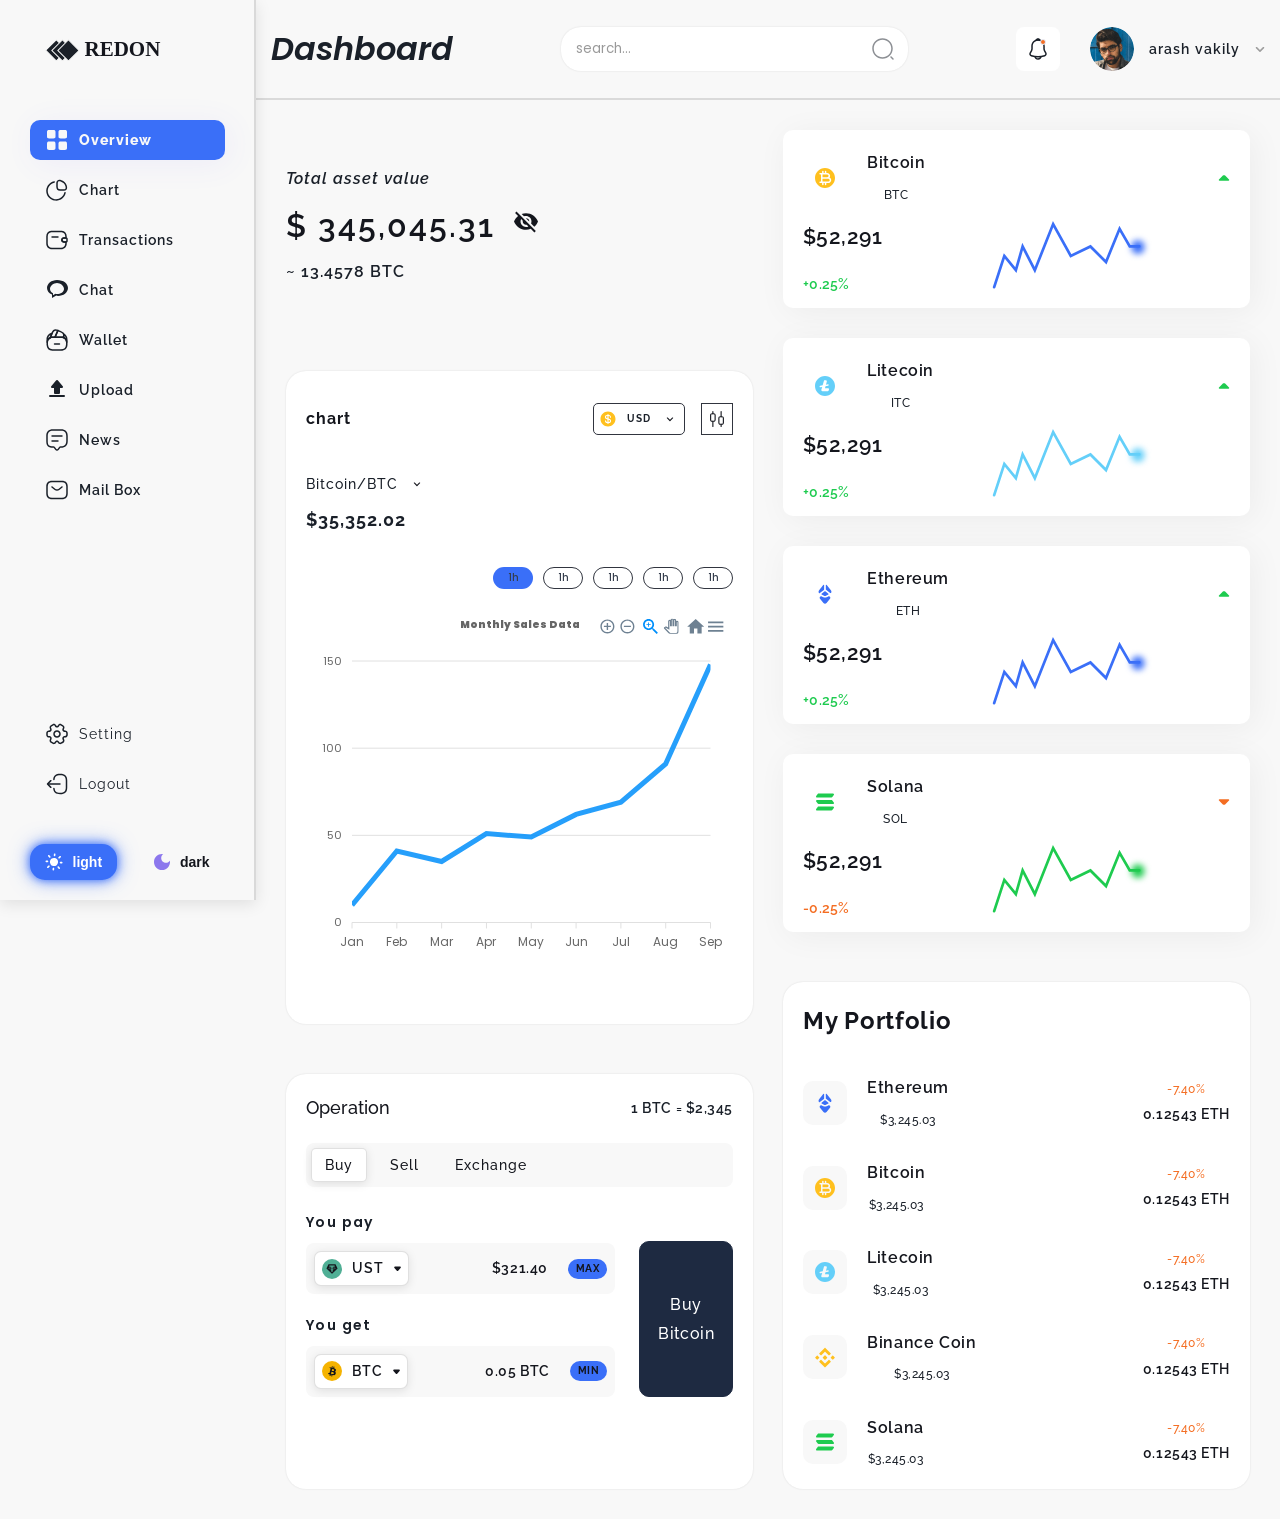
<file: index.html>
<!doctype html>
<html lang="en">
<head>
    <meta charset="UTF-8">
    <meta name="viewport"
          content="width=device-width, user-scalable=no, initial-scale=1.0, maximum-scale=1.0, minimum-scale=1.0">
    <meta http-equiv="X-UA-Compatible" content="ie=edge">
    <title>Dashboard-main</title>
    <link rel="stylesheet" href="css/reset.css">
    <link rel="stylesheet" href="css/fonts.css">
    <link rel="stylesheet" href="css/main.css">
    <link rel="stylesheet" href="css/overview.css">


</head>
<body style="display: grid">
<aside class="aside">
    <div class="aside__logo">
        <svg class="logo__icon" width="35" height="23" viewBox="0 0 35 23" fill="none"
             xmlns="http://www.w3.org/2000/svg">
            <rect x="11.3137" y="0.707107" width="15" height="15" transform="rotate(45 11.3137 0.707107)" fill="#1B2028"
                  stroke="#F8F8F8"/>
            <rect x="17.4559" y="0.849258" width="15" height="15" transform="rotate(45 17.4559 0.849258)" fill="#1B2028"
                  stroke="#F8F8F8"/>
            <rect x="23.4559" y="0.849258" width="15" height="15" transform="rotate(45 23.4559 0.849258)" fill="#1B2028"
                  stroke="#F8F8F8"/>
        </svg>
        <span class="logo__caption">redon</span>
    </div>
    <div class="aside__center">
        <ul class="aside__nav-list">
            <li class="aside__nav-item active">
                <a href="index.html" class="aside__nav-link">
                    <svg width="24" height="24" viewBox="0 0 24 24" fill="none" xmlns="http://www.w3.org/2000/svg">
                        <path d="M22 8.52V3.98C22 2.57 21.36 2 19.77 2H15.73C14.14 2 13.5 2.57 13.5 3.98V8.51C13.5 9.93 14.14 10.49 15.73 10.49H19.77C21.36 10.5 22 9.93 22 8.52Z"
                              fill=""/>
                        <path d="M22 19.77V15.73C22 14.14 21.36 13.5 19.77 13.5H15.73C14.14 13.5 13.5 14.14 13.5 15.73V19.77C13.5 21.36 14.14 22 15.73 22H19.77C21.36 22 22 21.36 22 19.77Z"
                              fill=""/>
                        <path d="M10.5 8.52V3.98C10.5 2.57 9.86 2 8.27 2H4.23C2.64 2 2 2.57 2 3.98V8.51C2 9.93 2.64 10.49 4.23 10.49H8.27C9.86 10.5 10.5 9.93 10.5 8.52Z"
                              fill=""/>
                        <path d="M10.5 19.77V15.73C10.5 14.14 9.86 13.5 8.27 13.5H4.23C2.64 13.5 2 14.14 2 15.73V19.77C2 21.36 2.64 22 4.23 22H8.27C9.86 22 10.5 21.36 10.5 19.77Z"
                              fill=""/>
                    </svg>
                    overview
                </a>
            </li>
            <li class="aside__nav-item">
                <a href="chart.html" class="aside__nav-link">
                    <svg width="24" height="24" viewBox="0 0 24 24" fill="none" xmlns="http://www.w3.org/2000/svg">
                        <path d="M18.32 12.75H15C12.51 12.75 11.25 11.34 11.25 8.55002V5.68002C11.25 4.66002 11.37 3.20002 12.43 2.40002C13.32 1.74002 14.6 1.69002 16.49 2.24002C18.97 2.96002 21.04 5.03002 21.76 7.51002C22.31 9.39002 22.26 10.68 21.6 11.56C20.8 12.63 19.34 12.75 18.32 12.75ZM14.28 3.36002C13.87 3.36002 13.55 3.44002 13.34 3.60002C12.95 3.89002 12.76 4.57002 12.76 5.68002V8.56002C12.76 10.8 13.62 11.26 15.01 11.26H18.33C19.43 11.26 20.11 11.07 20.41 10.68C20.76 10.22 20.73 9.30002 20.34 7.95002C19.76 5.98002 18.06 4.27002 16.09 3.70002C15.35 3.47002 14.75 3.36002 14.28 3.36002Z"
                              fill=""/>
                        <path d="M11.07 22.75C10.54 22.75 10 22.71 9.46 22.62C5.37 21.96 2.04 18.64 1.38 14.55C0.530005 9.29002 3.92 4.33002 9.11 3.27002C9.52 3.19002 9.91 3.45002 10 3.85002C10.08 4.26002 9.82 4.65002 9.42 4.74002C5.03 5.64002 2.15 9.84002 2.88 14.31C3.44 17.77 6.25 20.58 9.71 21.14C14.2 21.86 18.39 18.97 19.28 14.56C19.36 14.15 19.76 13.89 20.16 13.97C20.57 14.05 20.83 14.45 20.75 14.85C19.8 19.52 15.72 22.75 11.07 22.75Z"
                              fill=""/>
                    </svg>
                    chart
                </a>
            </li>
            <li class="aside__nav-item">
                <a href="tables.html" class="aside__nav-link">
                    <svg width="24" height="24" viewBox="0 0 24 24" fill="none" xmlns="http://www.w3.org/2000/svg">
                        <path d="M13 9.75H7C6.59 9.75 6.25 9.41 6.25 9C6.25 8.59 6.59 8.25 7 8.25H13C13.41 8.25 13.75 8.59 13.75 9C13.75 9.41 13.41 9.75 13 9.75Z"
                              fill=""/>
                        <path d="M19.0399 14.7999C17.5299 14.7999 16.2499 13.6799 16.1299 12.2399C16.0499 11.4099 16.3499 10.5999 16.9499 10.0099C17.4499 9.48995 18.1599 9.19995 18.9099 9.19995H20.9999C21.9899 9.22995 22.7499 10.0099 22.7499 10.9699V13.03C22.7499 13.99 21.9899 14.7699 21.0299 14.7999H19.0399ZM20.9699 10.7H18.9199C18.5699 10.7 18.2499 10.8299 18.0199 11.0699C17.7299 11.3499 17.5899 11.7299 17.6299 12.1099C17.6799 12.7699 18.3199 13.2999 19.0399 13.2999H20.9999C21.1299 13.2999 21.2499 13.18 21.2499 13.03V10.9699C21.2499 10.8199 21.1299 10.71 20.9699 10.7Z"
                              fill=""/>
                        <path d="M16 21.25H7C3.56 21.25 1.25 18.94 1.25 15.5V8.5C1.25 5.42 3.14998 3.19001 6.09998 2.82001C6.36998 2.78001 6.68 2.75 7 2.75H16C16.24 2.75 16.55 2.76 16.87 2.81C19.82 3.15 21.75 5.39 21.75 8.5V9.95001C21.75 10.36 21.41 10.7 21 10.7H18.92C18.57 10.7 18.25 10.83 18.02 11.07L18.01 11.08C17.73 11.35 17.6 11.72 17.63 12.1C17.68 12.76 18.32 13.29 19.04 13.29H21C21.41 13.29 21.75 13.63 21.75 14.04V15.49C21.75 18.94 19.44 21.25 16 21.25ZM7 4.25C6.76 4.25 6.52999 4.26999 6.29999 4.29999C4.09999 4.57999 2.75 6.18 2.75 8.5V15.5C2.75 18.08 4.42 19.75 7 19.75H16C18.58 19.75 20.25 18.08 20.25 15.5V14.8H19.04C17.53 14.8 16.25 13.68 16.13 12.24C16.05 11.42 16.35 10.6 16.95 10.02C17.47 9.49002 18.17 9.20001 18.92 9.20001H20.25V8.5C20.25 6.16 18.88 4.54998 16.66 4.28998C16.42 4.24998 16.21 4.25 16 4.25H7Z"
                              fill=""/>
                    </svg>
                    transactions
                </a>
            </li>
            <li class="aside__nav-item">
                <a href="chat.html" class="aside__nav-link">
                    <svg xmlns="http://www.w3.org/2000/svg" width="24" height="24" viewBox="0 0 24 24" fill="none">
                        <path d="M12 2C6.48 2 2 5.58 2 10C2 12.93 4.05 15.36 7 16.47V20L11.31 17.6C11.86 17.88 12.42 18 13 18C18.52 18 23 14.42 23 10C23 5.58 18.52 2 12 2ZM12 16C11.45 16 10.91 15.92 10.41 15.76L8 17.17V15.27C6.24 14.41 5 12.87 5 11C5 7.87 8.58 5 12 5C15.42 5 19 7.87 19 11C19 14.13 15.42 16 12 16Z" fill=""/>
                    </svg>
                    chat
                </a>
            </li>
            <li class="aside__nav-item">
                <a href="wallet.html" class="aside__nav-link">
                    <svg width="24" height="24" viewBox="0 0 24 24" fill="none" xmlns="http://www.w3.org/2000/svg">
                        <path d="M14.5 16.75H9.5C9.09 16.75 8.75 16.41 8.75 16C8.75 15.59 9.09 15.25 9.5 15.25H14.5C14.91 15.25 15.25 15.59 15.25 16C15.25 16.41 14.91 16.75 14.5 16.75Z"
                              fill=""/>
                        <path d="M5.2 10.46C5.01 10.46 4.82 10.38 4.67 10.24C4.46 10.03 4.39 9.7 4.51 9.42L6.37 4.98C6.41 4.89 6.43 4.83 6.46 4.78C7.94 1.37 9.83 0.539999 13.17 1.82C13.36 1.89 13.51 2.04 13.59 2.23C13.67 2.42 13.67 2.63 13.59 2.82L10.66 9.62C10.54 9.89 10.27 10.07 9.97 10.07H7.12C6.55 10.07 6.01 10.18 5.49 10.4C5.4 10.44 5.3 10.46 5.2 10.46ZM10.61 2.75C9.37 2.75 8.61 3.56 7.82 5.4C7.81 5.43 7.79 5.46 7.78 5.49L6.47 8.6C6.69 8.58 6.9 8.57 7.12 8.57H9.47L11.88 2.97C11.41 2.82 10.99 2.75 10.61 2.75Z"
                              fill=""/>
                        <path d="M18.29 10.27C18.22 10.27 18.14 10.26 18.07 10.24C17.7 10.13 17.29 10.07 16.87 10.07H9.96998C9.71998 10.07 9.47998 9.93999 9.33998 9.72999C9.20998 9.51999 9.17998 9.24999 9.27998 9.01999L12.18 2.28999C12.33 1.92999 12.76 1.68999 13.14 1.80999C13.26 1.84999 13.37 1.89999 13.49 1.94999L15.85 2.93999C17.23 3.50999 18.15 4.10999 18.75 4.82999C18.87 4.96999 18.97 5.11999 19.06 5.26999C19.17 5.43999 19.27 5.64999 19.34 5.85999C19.37 5.92999 19.42 6.05999 19.45 6.19999C19.73 7.13999 19.59 8.30999 18.99 9.80999C18.87 10.09 18.59 10.27 18.29 10.27ZM11.11 8.56999H16.88C17.2 8.56999 17.51 8.59999 17.82 8.64999C18.1 7.77999 18.16 7.10999 18 6.56999C17.98 6.47999 17.96 6.43999 17.95 6.39999C17.89 6.23999 17.85 6.14999 17.8 6.06999C17.73 5.95999 17.68 5.86999 17.6 5.77999C17.17 5.25999 16.41 4.77999 15.28 4.31999L13.3 3.48999L11.11 8.56999Z"
                              fill=""/>
                        <path d="M15.9 22.75H8.1C7.82 22.75 7.56 22.73 7.3 22.7C3.79 22.46 1.79 20.46 1.55 16.91C1.52 16.69 1.5 16.42 1.5 16.15V14.2C1.5 11.95 2.84 9.92001 4.91 9.02001C5.61 8.72001 6.36 8.57001 7.13 8.57001H16.89C17.46 8.57001 18.01 8.65001 18.52 8.81001C20.87 9.52001 22.52 11.74 22.52 14.2V16.15C22.52 16.37 22.51 16.58 22.5 16.78C22.28 20.69 20 22.75 15.9 22.75ZM7.12 10.07C6.55 10.07 6.01 10.18 5.49 10.4C3.97 11.06 2.99 12.55 2.99 14.2V16.15C2.99 16.36 3.01 16.57 3.03 16.77C3.22 19.62 4.62 21.02 7.43 21.21C7.68 21.24 7.88 21.26 8.09 21.26H15.89C19.19 21.26 20.81 19.81 20.97 16.71C20.98 16.53 20.99 16.35 20.99 16.15V14.2C20.99 12.39 19.78 10.77 18.06 10.24C17.69 10.13 17.28 10.07 16.86 10.07H7.12Z"
                              fill="#9E9E9E"/>
                        <path d="M2.23999 14.95C1.82999 14.95 1.48999 14.61 1.48999 14.2V11.27C1.48999 8.12 3.71999 5.4 6.79999 4.8C7.06999 4.75 7.34999 4.85 7.52999 5.06C7.69999 5.27 7.74999 5.57 7.63999 5.82L5.88999 10C5.80999 10.18 5.66999 10.32 5.49999 10.4C3.97999 11.06 2.99999 12.55 2.99999 14.2C2.98999 14.61 2.65999 14.95 2.23999 14.95ZM5.59999 6.82C4.31999 7.54 3.38999 8.8 3.09999 10.27C3.53999 9.82 4.04999 9.44 4.62999 9.16L5.59999 6.82Z"
                              fill=""/>
                        <path d="M21.76 14.95C21.35 14.95 21.01 14.61 21.01 14.2C21.01 12.39 19.8 10.77 18.08 10.24C17.88 10.18 17.71 10.04 17.62 9.85001C17.53 9.66001 17.52 9.44001 17.6 9.25001C18.07 8.08001 18.19 7.23001 18 6.57001C17.98 6.48001 17.96 6.44001 17.95 6.40001C17.82 6.11001 17.89 5.77001 18.12 5.55001C18.35 5.33001 18.7 5.28001 18.98 5.43001C21.16 6.57001 22.51 8.81001 22.51 11.27V14.2C22.51 14.61 22.17 14.95 21.76 14.95ZM19.25 9.09001C19.88 9.38001 20.44 9.79001 20.91 10.28C20.72 9.30001 20.25 8.41001 19.56 7.71001C19.51 8.13001 19.41 8.59001 19.25 9.09001Z"
                              fill=""/>
                    </svg>
                    wallet
                </a>
            </li>
            <li class="aside__nav-item">
                <a href="uploade.html" class="aside__nav-link">
                    <svg xmlns="http://www.w3.org/2000/svg" width="24" height="24" viewBox="0 0 24 24" fill="none" stroke="currentColor" stroke-width="2" stroke-linecap="round" stroke-linejoin="round">
                        <path d="M12 3L7 9h3v6h4V9h3z"></path>
                        <path d="M5 18h14"></path>
                    </svg>
                    upload
                </a>
            </li>
            <li class="aside__nav-item">
                <a href="#" class="aside__nav-link">
                    <svg width="24" height="24" viewBox="0 0 24 24" fill="none" xmlns="http://www.w3.org/2000/svg">
                        <path d="M12 22.81C11.31 22.81 10.66 22.46 10.2 21.85L8.7 19.85C8.67 19.81 8.55 19.76 8.5 19.75H8C3.83 19.75 1.25 18.62 1.25 13V8C1.25 3.58 3.58 1.25 8 1.25H16C20.42 1.25 22.75 3.58 22.75 8V13C22.75 17.42 20.42 19.75 16 19.75H15.5C15.42 19.75 15.35 19.79 15.3 19.85L13.8 21.85C13.34 22.46 12.69 22.81 12 22.81ZM8 2.75C4.42 2.75 2.75 4.42 2.75 8V13C2.75 17.52 4.3 18.25 8 18.25H8.5C9.01 18.25 9.59 18.54 9.9 18.95L11.4 20.95C11.75 21.41 12.25 21.41 12.6 20.95L14.1 18.95C14.43 18.51 14.95 18.25 15.5 18.25H16C19.58 18.25 21.25 16.58 21.25 13V8C21.25 4.42 19.58 2.75 16 2.75H8Z"
                              fill=""/>
                        <path d="M17 8.75H7C6.59 8.75 6.25 8.41 6.25 8C6.25 7.59 6.59 7.25 7 7.25H17C17.41 7.25 17.75 7.59 17.75 8C17.75 8.41 17.41 8.75 17 8.75Z"
                              fill=""/>
                        <path d="M13 13.75H7C6.59 13.75 6.25 13.41 6.25 13C6.25 12.59 6.59 12.25 7 12.25H13C13.41 12.25 13.75 12.59 13.75 13C13.75 13.41 13.41 13.75 13 13.75Z"
                              fill=""/>
                    </svg>
                    news
                </a>
            </li>
            <li class="aside__nav-item">
                <a href="mailBox.html" class="aside__nav-link">
                    <svg width="24" height="24" viewBox="0 0 24 24" fill="none" xmlns="http://www.w3.org/2000/svg">
                        <path d="M17 21.25H7C3.35 21.25 1.25 19.15 1.25 15.5V8.5C1.25 4.85 3.35 2.75 7 2.75H17C20.65 2.75 22.75 4.85 22.75 8.5V15.5C22.75 19.15 20.65 21.25 17 21.25ZM7 4.25C4.14 4.25 2.75 5.64 2.75 8.5V15.5C2.75 18.36 4.14 19.75 7 19.75H17C19.86 19.75 21.25 18.36 21.25 15.5V8.5C21.25 5.64 19.86 4.25 17 4.25H7Z"
                              fill=""/>
                        <path d="M11.9998 12.87C11.1598 12.87 10.3098 12.61 9.65978 12.08L6.52978 9.57997C6.20978 9.31997 6.14978 8.84997 6.40978 8.52997C6.66978 8.20997 7.13978 8.14997 7.45978 8.40997L10.5898 10.91C11.3498 11.52 12.6398 11.52 13.3998 10.91L16.5298 8.40997C16.8498 8.14997 17.3298 8.19997 17.5798 8.52997C17.8398 8.84997 17.7898 9.32997 17.4598 9.57997L14.3298 12.08C13.6898 12.61 12.8398 12.87 11.9998 12.87Z"
                              fill=""/>
                    </svg>
                    mail box
                </a>
            </li>
        </ul>
        <ul class="aside__menu">
            <li class="aside__menu-item">
                <a href="#" class="aside__menu-link">
                    <svg width="24" height="24" viewBox="0 0 24 24" fill="none" xmlns="http://www.w3.org/2000/svg">
                        <path d="M12 15.75C9.93 15.75 8.25 14.07 8.25 12C8.25 9.93 9.93 8.25 12 8.25C14.07 8.25 15.75 9.93 15.75 12C15.75 14.07 14.07 15.75 12 15.75ZM12 9.75C10.76 9.75 9.75 10.76 9.75 12C9.75 13.24 10.76 14.25 12 14.25C13.24 14.25 14.25 13.24 14.25 12C14.25 10.76 13.24 9.75 12 9.75Z"
                              fill=""/>
                        <path d="M15.21 22.19C15 22.19 14.79 22.16 14.58 22.11C13.96 21.94 13.44 21.55 13.11 21L12.99 20.8C12.4 19.78 11.59 19.78 11 20.8L10.89 20.99C10.56 21.55 10.04 21.95 9.42 22.11C8.79 22.28 8.14 22.19 7.59 21.86L5.87 20.87C5.26 20.52 4.82 19.95 4.63 19.26C4.45 18.57 4.54 17.86 4.89 17.25C5.18 16.74 5.26 16.28 5.09 15.99C4.92 15.7 4.49 15.53 3.9 15.53C2.44 15.53 1.25 14.34 1.25 12.88V11.12C1.25 9.66004 2.44 8.47004 3.9 8.47004C4.49 8.47004 4.92 8.30004 5.09 8.01004C5.26 7.72004 5.19 7.26004 4.89 6.75004C4.54 6.14004 4.45 5.42004 4.63 4.74004C4.81 4.05004 5.25 3.48004 5.87 3.13004L7.6 2.14004C8.73 1.47004 10.22 1.86004 10.9 3.01004L11.02 3.21004C11.61 4.23004 12.42 4.23004 13.01 3.21004L13.12 3.02004C13.8 1.86004 15.29 1.47004 16.43 2.15004L18.15 3.14004C18.76 3.49004 19.2 4.06004 19.39 4.75004C19.57 5.44004 19.48 6.15004 19.13 6.76004C18.84 7.27004 18.76 7.73004 18.93 8.02004C19.1 8.31004 19.53 8.48004 20.12 8.48004C21.58 8.48004 22.77 9.67004 22.77 11.13V12.89C22.77 14.35 21.58 15.54 20.12 15.54C19.53 15.54 19.1 15.71 18.93 16C18.76 16.29 18.83 16.75 19.13 17.26C19.48 17.87 19.58 18.59 19.39 19.27C19.21 19.96 18.77 20.53 18.15 20.88L16.42 21.87C16.04 22.08 15.63 22.19 15.21 22.19ZM12 18.49C12.89 18.49 13.72 19.05 14.29 20.04L14.4 20.23C14.52 20.44 14.72 20.59 14.96 20.65C15.2 20.71 15.44 20.68 15.64 20.56L17.37 19.56C17.63 19.41 17.83 19.16 17.91 18.86C17.99 18.56 17.95 18.25 17.8 17.99C17.23 17.01 17.16 16 17.6 15.23C18.04 14.46 18.95 14.02 20.09 14.02C20.73 14.02 21.24 13.51 21.24 12.87V11.11C21.24 10.48 20.73 9.96004 20.09 9.96004C18.95 9.96004 18.04 9.52004 17.6 8.75004C17.16 7.98004 17.23 6.97004 17.8 5.99004C17.95 5.73004 17.99 5.42004 17.91 5.12004C17.83 4.82004 17.64 4.58004 17.38 4.42004L15.65 3.43004C15.22 3.17004 14.65 3.32004 14.39 3.76004L14.28 3.95004C13.71 4.94004 12.88 5.50004 11.99 5.50004C11.1 5.50004 10.27 4.94004 9.7 3.95004L9.59 3.75004C9.34 3.33004 8.78 3.18004 8.35 3.43004L6.62 4.43004C6.36 4.58004 6.16 4.83004 6.08 5.13004C6 5.43004 6.04 5.74004 6.19 6.00004C6.76 6.98004 6.83 7.99004 6.39 8.76004C5.95 9.53004 5.04 9.97004 3.9 9.97004C3.26 9.97004 2.75 10.48 2.75 11.12V12.88C2.75 13.51 3.26 14.03 3.9 14.03C5.04 14.03 5.95 14.47 6.39 15.24C6.83 16.01 6.76 17.02 6.19 18C6.04 18.26 6 18.57 6.08 18.87C6.16 19.17 6.35 19.41 6.61 19.57L8.34 20.56C8.55 20.69 8.8 20.72 9.03 20.66C9.27 20.6 9.47 20.44 9.6 20.23L9.71 20.04C10.28 19.06 11.11 18.49 12 18.49Z"
                              fill=""/>
                    </svg>
                    setting
                </a>
            </li>
            <li class="aside__menu-item">
                <a href="#" class="aside__menu-link">
                    <svg width="24" height="24" viewBox="0 0 24 24" fill="none" xmlns="http://www.w3.org/2000/svg">
                        <path d="M15.24 22.27H15.11C10.67 22.27 8.53002 20.52 8.16002 16.6C8.12002 16.19 8.42002 15.82 8.84002 15.78C9.24002 15.74 9.62002 16.05 9.66002 16.46C9.95002 19.6 11.43 20.77 15.12 20.77H15.25C19.32 20.77 20.76 19.33 20.76 15.26V8.73998C20.76 4.66998 19.32 3.22998 15.25 3.22998H15.12C11.41 3.22998 9.93002 4.41998 9.66002 7.61998C9.61002 8.02998 9.26002 8.33998 8.84002 8.29998C8.42002 8.26998 8.12001 7.89998 8.15001 7.48998C8.49001 3.50998 10.64 1.72998 15.11 1.72998H15.24C20.15 1.72998 22.25 3.82998 22.25 8.73998V15.26C22.25 20.17 20.15 22.27 15.24 22.27Z"
                              fill=""/>
                        <path d="M15 12.75H3.62C3.21 12.75 2.87 12.41 2.87 12C2.87 11.59 3.21 11.25 3.62 11.25H15C15.41 11.25 15.75 11.59 15.75 12C15.75 12.41 15.41 12.75 15 12.75Z"
                              fill=""/>
                        <path d="M5.85 16.1C5.66 16.1 5.47 16.03 5.32 15.88L1.97 12.53C1.68 12.24 1.68 11.76 1.97 11.47L5.32 8.11997C5.61 7.82997 6.09 7.82997 6.38 8.11997C6.67 8.40997 6.67 8.88997 6.38 9.17997L3.56 12L6.38 14.82C6.67 15.11 6.67 15.59 6.38 15.88C6.24 16.03 6.04 16.1 5.85 16.1Z"
                              fill=""/>
                    </svg>
                    logout
                </a>
            </li>
        </ul>
    </div>
    <div class="aside__btns">
        <button class="aside__btn light">
            <svg width="18" height="18" viewBox="0 0 18 18" fill="none" xmlns="http://www.w3.org/2000/svg">
                <path d="M9 4.90909C6.74182 4.90909 4.90909 6.74182 4.90909 9C4.90909 11.2582 6.74182 13.0909 9 13.0909C11.2582 13.0909 13.0909 11.2582 13.0909 9C13.0909 6.74182 11.2582 4.90909 9 4.90909ZM0.818182 9.81818H2.45455C2.90455 9.81818 3.27273 9.45 3.27273 9C3.27273 8.55 2.90455 8.18182 2.45455 8.18182H0.818182C0.368182 8.18182 0 8.55 0 9C0 9.45 0.368182 9.81818 0.818182 9.81818ZM15.5455 9.81818H17.1818C17.6318 9.81818 18 9.45 18 9C18 8.55 17.6318 8.18182 17.1818 8.18182H15.5455C15.0955 8.18182 14.7273 8.55 14.7273 9C14.7273 9.45 15.0955 9.81818 15.5455 9.81818ZM8.18182 0.818182V2.45455C8.18182 2.90455 8.55 3.27273 9 3.27273C9.45 3.27273 9.81818 2.90455 9.81818 2.45455V0.818182C9.81818 0.368182 9.45 0 9 0C8.55 0 8.18182 0.368182 8.18182 0.818182ZM8.18182 15.5455V17.1818C8.18182 17.6318 8.55 18 9 18C9.45 18 9.81818 17.6318 9.81818 17.1818V15.5455C9.81818 15.0955 9.45 14.7273 9 14.7273C8.55 14.7273 8.18182 15.0955 8.18182 15.5455ZM4.08273 2.92909C4.00703 2.85324 3.91713 2.79307 3.81815 2.75201C3.71917 2.71095 3.61307 2.68982 3.50591 2.68982C3.39875 2.68982 3.29265 2.71095 3.19367 2.75201C3.09469 2.79307 3.00478 2.85324 2.92909 2.92909C2.85324 3.00478 2.79307 3.09469 2.75201 3.19367C2.71095 3.29265 2.68982 3.39875 2.68982 3.50591C2.68982 3.61307 2.71095 3.71917 2.75201 3.81815C2.79307 3.91713 2.85324 4.00703 2.92909 4.08273L3.79636 4.95C4.11545 5.26909 4.63909 5.26909 4.95 4.95C5.26091 4.63091 5.26909 4.10727 4.95 3.79636L4.08273 2.92909ZM14.2036 13.05C14.1279 12.9742 14.038 12.914 13.9391 12.8729C13.8401 12.8319 13.734 12.8107 13.6268 12.8107C13.5197 12.8107 13.4136 12.8319 13.3146 12.8729C13.2156 12.914 13.1257 12.9742 13.05 13.05C12.9742 13.1257 12.914 13.2156 12.8729 13.3146C12.8319 13.4136 12.8107 13.5197 12.8107 13.6268C12.8107 13.734 12.8319 13.8401 12.8729 13.9391C12.914 14.038 12.9742 14.1279 13.05 14.2036L13.9173 15.0709C14.2364 15.39 14.76 15.39 15.0709 15.0709C15.1468 14.9952 15.2069 14.9053 15.248 14.8063C15.289 14.7074 15.3102 14.6012 15.3102 14.4941C15.3102 14.3869 15.289 14.2808 15.248 14.1819C15.2069 14.0829 15.1468 13.993 15.0709 13.9173L14.2036 13.05ZM15.0709 4.08273C15.1468 4.00703 15.2069 3.91713 15.248 3.81815C15.289 3.71917 15.3102 3.61307 15.3102 3.50591C15.3102 3.39875 15.289 3.29265 15.248 3.19367C15.2069 3.09469 15.1468 3.00478 15.0709 2.92909C14.9952 2.85324 14.9053 2.79307 14.8063 2.75201C14.7074 2.71095 14.6012 2.68982 14.4941 2.68982C14.3869 2.68982 14.2808 2.71095 14.1819 2.75201C14.0829 2.79307 13.993 2.85324 13.9173 2.92909L13.05 3.79636C12.7309 4.11545 12.7309 4.63909 13.05 4.95C13.3691 5.26091 13.8927 5.26909 14.2036 4.95L15.0709 4.08273ZM4.95 14.2036C5.02585 14.1279 5.08602 14.038 5.12708 13.9391C5.16814 13.8401 5.18927 13.734 5.18927 13.6268C5.18927 13.5197 5.16814 13.4136 5.12708 13.3146C5.08602 13.2156 5.02585 13.1257 4.95 13.05C4.87431 12.9742 4.7844 12.914 4.68542 12.8729C4.58644 12.8319 4.48034 12.8107 4.37318 12.8107C4.26603 12.8107 4.15992 12.8319 4.06094 12.8729C3.96197 12.914 3.87206 12.9742 3.79636 13.05L2.92909 13.9173C2.61 14.2364 2.61 14.76 2.92909 15.0709C3.24818 15.3818 3.77182 15.39 4.08273 15.0709L4.95 14.2036Z"
                      fill=""/>
            </svg>
            light
        </button>
        <button class="aside__btn dark">
            <svg width="16" height="16" viewBox="0 0 16 16" fill="none" xmlns="http://www.w3.org/2000/svg">
                <path d="M8 16C5.77778 16 3.88889 15.2222 2.33333 13.6667C0.777778 12.1111 0 10.2222 0 8C0 5.77778 0.777778 3.88889 2.33333 2.33333C3.88889 0.777778 5.77778 0 8 0C8.20741 0 8.41126 0.00740749 8.61156 0.0222223C8.81185 0.0370371 9.008 0.0592592 9.2 0.0888888C8.59259 0.518518 8.10726 1.07793 7.744 1.76711C7.38074 2.4563 7.19941 3.20059 7.2 4C7.2 5.33333 7.66667 6.46667 8.6 7.4C9.53333 8.33333 10.6667 8.8 12 8.8C12.8148 8.8 13.563 8.61837 14.2444 8.25511C14.9259 7.89185 15.4815 7.40681 15.9111 6.8C15.9407 6.99259 15.963 7.18874 15.9778 7.38844C15.9926 7.58815 16 7.792 16 8C16 10.2222 15.2222 12.1111 13.6667 13.6667C12.1111 15.2222 10.2222 16 8 16Z"
                      fill="#8C77ED"/>
            </svg>
            dark
        </button>
    </div>
</aside>

<header class="header">
    <div class="mobile-icon">
        <svg width="51" height="48" viewBox="0 0 51 48" fill="none" xmlns="http://www.w3.org/2000/svg">
            <rect x="1.5" width="48" height="48" rx="12" stroke="" stroke-width="2"/>
            <path d="M31.04 20.31C31.6924 20.31 32.3181 20.0508 32.7795 19.5895C33.2408 19.1282 33.5 18.5024 33.5 17.85C33.5 17.1976 33.2408 16.5719 32.7795 16.1105C32.3181 15.6492 31.6924 15.39 31.04 15.39C30.3876 15.39 29.7619 15.6492 29.3005 16.1105C28.8392 16.5719 28.58 17.1976 28.58 17.85C28.58 18.5024 28.8392 19.1282 29.3005 19.5895C29.7619 20.0508 30.3876 20.31 31.04 20.31ZM19.96 20.31C20.6124 20.31 21.2381 20.0508 21.6995 19.5895C22.1608 19.1282 22.42 18.5024 22.42 17.85C22.42 17.1976 22.1608 16.5719 21.6995 16.1105C21.2381 15.6492 20.6124 15.39 19.96 15.39C19.3076 15.39 18.6819 15.6492 18.2205 16.1105C17.7592 16.5719 17.5 17.1976 17.5 17.85C17.5 18.5024 17.7592 19.1282 18.2205 19.5895C18.6819 20.0508 19.3076 20.31 19.96 20.31ZM31.04 32.61C31.3631 32.61 31.6829 32.5464 31.9814 32.4228C32.2799 32.2991 32.551 32.1179 32.7795 31.8895C33.0079 31.6611 33.1891 31.3899 33.3127 31.0914C33.4364 30.793 33.5 30.4731 33.5 30.15C33.5 29.827 33.4364 29.5071 33.3127 29.2086C33.1891 28.9102 33.0079 28.639 32.7795 28.4105C32.551 28.1821 32.2799 28.0009 31.9814 27.8773C31.6829 27.7536 31.3631 27.69 31.04 27.69C30.3876 27.69 29.7619 27.9492 29.3005 28.4105C28.8392 28.8719 28.58 29.4976 28.58 30.15C28.58 30.8024 28.8392 31.4282 29.3005 31.8895C29.7619 32.3508 30.3876 32.61 31.04 32.61ZM19.96 32.61C20.2831 32.61 20.6029 32.5464 20.9014 32.4228C21.1999 32.2991 21.4711 32.1179 21.6995 31.8895C21.9279 31.6611 22.1091 31.3899 22.2327 31.0914C22.3564 30.793 22.42 30.4731 22.42 30.15C22.42 29.827 22.3564 29.5071 22.2327 29.2086C22.1091 28.9102 21.9279 28.639 21.6995 28.4105C21.4711 28.1821 21.1999 28.0009 20.9014 27.8773C20.6029 27.7536 20.2831 27.69 19.96 27.69C19.3076 27.69 18.6819 27.9492 18.2205 28.4105C17.7592 28.8719 17.5 29.4976 17.5 30.15C17.5 30.8024 17.7592 31.4282 18.2205 31.8895C18.6819 32.3508 19.3076 32.61 19.96 32.61Z"
                  stroke="" stroke-width="1.5" stroke-miterlimit="10" stroke-linecap="round" stroke-linejoin="round"/>
        </svg>
    </div>
    <h1 class="header__title">Dashboard</h1>
    <form class="header-form " action="">
        <input type="text" class="header-form__input" placeholder="search...">
        <button class="header-form__search-btn">
            <svg class="header-form__search-svg" width="24" height="24" viewBox="0 0 24 24" fill="none"
                 xmlns="http://www.w3.org/2000/svg">
                <path d="M11.5 21.75C5.85 21.75 1.25 17.15 1.25 11.5C1.25 5.85 5.85 1.25 11.5 1.25C17.15 1.25 21.75 5.85 21.75 11.5C21.75 17.15 17.15 21.75 11.5 21.75ZM11.5 2.75C6.67 2.75 2.75 6.68 2.75 11.5C2.75 16.32 6.67 20.25 11.5 20.25C16.33 20.25 20.25 16.32 20.25 11.5C20.25 6.68 16.33 2.75 11.5 2.75Z"
                      fill="#1A2029" fill-opacity="0.5"/>
                <path d="M22.0004 22.7502C21.8104 22.7502 21.6204 22.6802 21.4704 22.5302L19.4704 20.5302C19.1804 20.2402 19.1804 19.7602 19.4704 19.4702C19.7604 19.1802 20.2404 19.1802 20.5304 19.4702L22.5304 21.4702C22.8204 21.7602 22.8204 22.2402 22.5304 22.5302C22.3804 22.6802 22.1904 22.7502 22.0004 22.7502Z"
                      fill="#1A2029" fill-opacity="0.5"/>
            </svg>
        </button>
        <div class="header-form__suggestion-wrapper">
            <ul class="header-form__suggestion-list">
                <!--<li class="header-form__suggestion-item">
                    item-2
                    <span class="header-form__suggestion-item-btn">
                        +
                    </span>
                </li>-->
            </ul>
        </div>
    </form>
    <div class="account">
        <div class="account__massage">
            <button class="account__massage-btn">
                <svg width="24" height="24" viewBox="0 0 24 24" fill="none" xmlns="http://www.w3.org/2000/svg">
                    <rect width="24" height="24" fill=""/>
                    <path d="M12.0201 20.53C9.69011 20.53 7.36011 20.16 5.15011 19.42C4.31011 19.13 3.67011 18.54 3.39011 17.77C3.10011 17 3.20011 16.15 3.66011 15.39L4.81011 13.48C5.05011 13.08 5.27011 12.28 5.27011 11.81V8.92004C5.27011 5.20004 8.30011 2.17004 12.0201 2.17004C15.7401 2.17004 18.7701 5.20004 18.7701 8.92004V11.81C18.7701 12.27 18.9901 13.08 19.2301 13.49L20.3701 15.39C20.8001 16.11 20.8801 16.98 20.5901 17.77C20.3001 18.56 19.6701 19.16 18.8801 19.42C16.6801 20.16 14.3501 20.53 12.0201 20.53ZM12.0201 3.67004C9.13011 3.67004 6.77011 6.02004 6.77011 8.92004V11.81C6.77011 12.54 6.47011 13.62 6.10011 14.25L4.95011 16.16C4.73011 16.53 4.67011 16.92 4.80011 17.25C4.92011 17.59 5.22011 17.85 5.63011 17.99C9.81011 19.39 14.2401 19.39 18.4201 17.99C18.7801 17.87 19.0601 17.6 19.1901 17.24C19.3201 16.88 19.2901 16.49 19.0901 16.16L17.9401 14.25C17.5601 13.6 17.2701 12.53 17.2701 11.8V8.92004C17.2701 6.02004 14.9201 3.67004 12.0201 3.67004Z"
                          fill=""/>
                    <path d="M13.8801 3.94005C13.8101 3.94005 13.7401 3.93005 13.6701 3.91005C13.3801 3.83005 13.1001 3.77005 12.8301 3.73005C11.9801 3.62005 11.1601 3.68005 10.3901 3.91005C10.1101 4.00005 9.81011 3.91005 9.62011 3.70005C9.43011 3.49005 9.37011 3.19005 9.48011 2.92005C9.89011 1.87005 10.8901 1.18005 12.0301 1.18005C13.1701 1.18005 14.1701 1.86005 14.5801 2.92005C14.6801 3.19005 14.6301 3.49005 14.4401 3.70005C14.2901 3.86005 14.0801 3.94005 13.8801 3.94005Z"
                          fill=""/>
                    <path d="M12.02 22.8101C11.03 22.8101 10.07 22.4101 9.37002 21.7101C8.67002 21.0101 8.27002 20.0501 8.27002 19.0601H9.77002C9.77002 19.6501 10.01 20.2301 10.43 20.6501C10.85 21.0701 11.43 21.3101 12.02 21.3101C13.26 21.3101 14.27 20.3001 14.27 19.0601H15.77C15.77 21.1301 14.09 22.8101 12.02 22.8101Z"
                          fill=""/>
                    <circle cx="17" cy="5" r="2.5" fill="#F46D22" stroke="#E6EFFE"/>
                </svg>
            </button>
            <div class="account__massage-wrapper">
                <ul class="account__massage-list">
                    <li class="account__massage-item">
                        <a class="account__massage-link" href="#">massage</a>
                    </li>
                    <li class="account__massage-item">
                        <a class="account__massage-link" href="#">massage</a>
                    </li>
                    <li class="account__massage-item">
                        <a class="account__massage-link" href="#">massage</a>
                    </li>
                </ul>
            </div>
        </div>
        <div class="account__email">
            <button class="email__btn">
                <img class="account__image" src="images/email/arash.png">
                <div class="email__name">
                    <span class="email__fName">arash</span>
                    <span class="email__lName">vakily</span>
                </div>
                <svg width="10" height="6" viewBox="0 0 10 6" fill="none" xmlns="http://www.w3.org/2000/svg">
                    <path d="M4.99997 5.91001C4.80997 5.91001 4.61997 5.84001 4.46997 5.69001L0.939973 2.16001C0.649973 1.87001 0.649973 1.39001 0.939973 1.10001C1.22997 0.810007 1.70997 0.810007 1.99997 1.10001L4.99997 4.10001L7.99997 1.10001C8.28997 0.810007 8.76997 0.810007 9.05997 1.10001C9.34997 1.39001 9.34997 1.87001 9.05997 2.16001L5.52997 5.69001C5.37997 5.84001 5.18997 5.91001 4.99997 5.91001Z"
                          fill="#9E9E9E"/>
                </svg>
            </button>
            <form class="email-form" action="">
                <input class="email-input" type="text" placeholder="search...">
                <button class="email-input__btn">
                    <svg width="25" height="26" viewBox="0 0 25 26" fill="none" xmlns="http://www.w3.org/2000/svg">
                        <path d="M16.4115 15.349H15.5885L15.2969 15.0677C16.3177 13.8802 16.9323 12.3385 16.9323 10.6615C16.9323 6.92187 13.901 3.89062 10.1615 3.89062C6.42187 3.89062 3.39062 6.92187 3.39062 10.6615C3.39062 14.401 6.42187 17.4323 10.1615 17.4323C11.8385 17.4323 13.3802 16.8177 14.5677 15.7969L14.849 16.0885V16.9115L20.0573 22.1094L21.6094 20.5573L16.4115 15.349ZM10.1615 15.349C7.56771 15.349 5.47396 13.2552 5.47396 10.6615C5.47396 8.06771 7.56771 5.97396 10.1615 5.97396C12.7552 5.97396 14.849 8.06771 14.849 10.6615C14.849 13.2552 12.7552 15.349 10.1615 15.349Z"
                              fill="#B6BFC8"/>
                    </svg>
                </button>
                <div class="email-suggestion-wrapper">
                    <ul class="email-suggestion-list">
                        <!--<li class="email-suggestion-item">
                            <a href="#" class="email-suggestion-link">
                                <img class="email-suggestion-link__image" src="images/email/adel.png">
                                <div class="email-suggestion-link__information">
                                    <span class="email-suggestion-link__username">test1</span>
                                    <span class="email-suggestion-link__email">test2</span>
                                </div>
                            </a>
                        </li>-->
                    </ul>
                </div>
            </form>
        </div>
    </div>
</header>

<main class="main">
    <div class="main-container">
        <div class="main-left">
            <div class="left-header">
                <div class="left-header_wrapper">
                    <div class="left-header_title">
                        <span class="left-header_title-1">Total asset value</span>
                        <h6 class="left-header_title-2">$ 345,045.31</h6>
                        <span class="left-header_title-3">~ 13.4578 BTC</span>
                    </div>
                    <div class="left-header_icon">
                        <svg width="24" height="22" viewBox="0 0 24 22" fill="none" xmlns="http://www.w3.org/2000/svg">
                            <path d="M11.8145 7.13158L15.2727 10.6242V10.4474C15.2727 9.56797 14.9279 8.72458 14.3142 8.10275C13.7004 7.48092 12.868 7.13158 12 7.13158H11.8145ZM7.12364 8.01579L8.81455 9.72895C8.76 9.96105 8.72727 10.1932 8.72727 10.4474C8.72727 11.3268 9.07208 12.1702 9.68583 12.792C10.2996 13.4138 11.132 13.7632 12 13.7632C12.24 13.7632 12.48 13.73 12.7091 13.6747L14.4 15.3879C13.6691 15.7526 12.8618 15.9737 12 15.9737C10.5534 15.9737 9.16598 15.3914 8.14305 14.3551C7.12013 13.3187 6.54545 11.913 6.54545 10.4474C6.54545 9.57421 6.76364 8.75632 7.12364 8.01579ZM1.09091 1.90368L3.57818 4.42368L4.06909 4.92105C2.26909 6.35789 0.850909 8.23684 0 10.4474C1.88727 15.2995 6.54545 18.7368 12 18.7368C13.6909 18.7368 15.3055 18.4053 16.7782 17.8084L17.2473 18.2726L20.4327 21.5L21.8182 20.0963L2.47636 0.5M12 4.92105C13.4466 4.92105 14.834 5.50329 15.8569 6.53967C16.8799 7.57606 17.4545 8.9817 17.4545 10.4474C17.4545 11.1547 17.3127 11.84 17.0618 12.4589L20.2582 15.6974C21.8945 14.3158 23.2036 12.5032 24 10.4474C22.1127 5.59526 17.4545 2.15789 12 2.15789C10.4727 2.15789 9.01091 2.43421 7.63636 2.93158L10.0036 5.30789C10.6255 5.06474 11.2909 4.92105 12 4.92105Z"/>
                        </svg>
                    </div>
                </div>
            </div>
            <div class="chart-bitcoin">
                <div class="chart-bitcoin_row">
                    <h5 class="chart-bitcoin_title">chart</h5>
                    <div class="chart-bitcoin_filter">
                        <div class="chart-bitcoin_dropdown">
                            <svg xmlns="http://www.w3.org/2000/svg" width="18" height="18" viewBox="0 0 18 18"
                                 fill="none">
                                <path d="M9.562 11.94h.487c.488 0 .893-.435.893-.96 0-.653-.233-.78-.615-.915l-.757-.263v2.138z"
                                      fill="#FFC01E"/>
                                <path d="M8.978 1.425C4.838 1.44 1.485 4.808 1.5 8.947c.015 4.14 3.383 7.492 7.523 7.477 4.14-.015 7.493-3.383 7.478-7.523C16.486 4.762 13.118 1.417 8.978 1.425zm1.718 7.575c.585.202 1.372.637 1.372 1.98 0 1.155-.907 2.085-2.017 2.085h-.487v.435c0 .308-.255.563-.563.563s-.563-.255-.563-.563v-.435h-.27c-1.23 0-2.227-1.035-2.227-2.31 0-.308.255-.563.563-.563s.563.255.563.563c0 .652.495 1.185 1.103 1.185h.27V9.405l-1.132-.405c-.585-.203-1.372-.638-1.372-1.98 0-1.155.908-2.085 2.018-2.085h.487v-.435c0-.308.255-.563.563-.563s.563.255.563.563v.435h.27c1.23 0 2.227 1.035 2.227 2.31 0 .308-.255.563-.563.563s-.563-.255-.563-.563c0-.653-.495-1.185-1.103-1.185h-.27v2.535l1.133.405z"
                                      fill="#FFC01E"/>
                                <path d="M7.065 7.028c0 .653.232.78.615.915l.757.263V6.06h-.487c-.488 0-.885.435-.885.968z"
                                      fill="#FFC01E"/>
                            </svg>
                            <span>USD</span>
                            <svg class="" xmlns="http://www.w3.org/2000/svg" width="18" height="18" viewBox="0 0 18 18"
                                 fill="none">
                                <path class="color-fill"
                                      d="M9 11.183a.67.67 0 0 1-.474-.193L5.955 8.37a.53.53 0 0 1 0-.755.53.53 0 0 1 .755 0L9 9.825l2.25-2.25a.53.53 0 0 1 .755 0 .53.53 0 0 1 0 .755l-2.647 2.647a.67.67 0 0 1-.474.193z"
                                      fill=""/>
                            </svg>
                        </div>
                        <div class="chart-bitcoin_modal">
                            <svg xmlns="http://www.w3.org/2000/svg" width="18" height="18" viewBox="0 0 18 18"
                                 fill="none">
                                <path class="color-fill"
                                      d="M4.875 17.063a.563.563 0 0 1-.563-.563v-5.25a.563.563 0 0 1 1.125 0v5.25a.563.563 0 0 1-.563.563ZM4.875 4.313a.563.563 0 0 1-.563-.563V1.5a.563.563 0 1 1 1.125 0v2.25a.563.563 0 0 1-.563.563ZM13.125 17.063a.563.563 0 0 1-.563-.563v-2.25a.563.563 0 1 1 1.125 0v2.25a.563.563 0 0 1-.563.563ZM13.125 7.313a.563.563 0 0 1-.563-.563V1.5a.563.563 0 1 1 1.125 0v5.25a.563.563 0 0 1-.563.563Z"
                                      fill=""/>
                                <path class="color-fill"
                                      d="M5.625 11.813H4.125C2.835 11.813 2.063 11.04 2.063 9.75V5.25C2.063 3.96 2.835 3.188 4.125 3.188h1.5c1.29 0 2.063.772 2.063 2.062v4.5c0 1.29-.772 2.063-2.063 2.063ZM4.125 4.313c-.668 0-.938.27-.938.937v4.5c0 .668.27.938.938.938h1.5c.668 0 .938-.27.938-.938v-4.5c0-.668-.27-.938-.938-.938h-1.5Z"
                                      fill=""/>
                                <path class="color-fill"
                                      d="M13.875 14.813h-1.5c-1.29 0-2.063-.772-2.063-2.063v-4.5c0-1.29.772-2.062 2.063-2.062h1.5c1.29 0 2.063.772 2.063 2.062v4.5c0 1.29-.772 2.063-2.063 2.063ZM12.375 7.313c-.668 0-.938.27-.938.937v4.5c0 .668.27.938.938.938h1.5c.668 0 .938-.27.938-.938v-4.5c0-.668-.27-.937-.938-.937h-1.5Z"
                                      fill=""/>
                            </svg>
                        </div>
                    </div>
                </div>
                <div class="chart-bitcoin_row">
                    <div class="chart-bitcoin_row-left">
                        <div class="chart-bitcoin_dropdown-2">
                            <h5>Bitcoin/BTC</h5>
                            <svg class="" xmlns="http://www.w3.org/2000/svg" width="18" height="18" viewBox="0 0 18 18"
                                 fill="none">
                                <path class="color-fill"
                                      d="M9 11.183a.67.67 0 0 1-.474-.193L5.955 8.37a.53.53 0 0 1 0-.755.53.53 0 0 1 .755 0L9 9.825l2.25-2.25a.53.53 0 0 1 .755 0 .53.53 0 0 1 0 .755l-2.647 2.647a.67.67 0 0 1-.474.193z"
                                      fill=""/>
                            </svg>
                        </div>
                        <span>$35,352.02</span>
                    </div>
                    <div class="chart-bitcoin_row-right">
                        <button class="chart-bitcoin_row-right-btn chart-bitcoin_btn  active" id="one_month">1h</button>
                        <button class="chart-bitcoin_row-right-btn chart-bitcoin_btn" id="six_months">1h</button>
                        <button class="chart-bitcoin_row-right-btn chart-bitcoin_btn" id="one_year">1h</button>
                        <button class="chart-bitcoin_row-right-btn chart-bitcoin_btn" id="ytd">1h</button>
                        <button class="chart-bitcoin_row-right-btn chart-bitcoin_btn" id="all">1h</button>
                    </div>
                </div>
                <div id="chart-bitcoin"></div>
            </div>
            <div class="operation">
                <div class="operation-navbar">
                    <span class="operation-navbar_title">Operation</span>
                    <ul class="operation-navbar_list">
                        <li class="operation-navbar_item active">Buy</li>
                        <li class="operation-navbar_item">Sell</li>
                        <li class="operation-navbar_item">Exchange</li>
                    </ul>
                    <span class="operation-navbar_caption">1 BTC = $2,345</span>
                </div>
                <div class="operation__sections">
                    <div class="operation__section fade">
                        <div class="operation_left">
                            <div class="operation_row">
                                <h6 class="operation_row-title">You pay</h6>
                                <div class="operation_details">
                                    <div class="operation_dropdown">
                                        <div class="operation_dropdown-title">
                                                <span class="operation_dropdown-title_icon bg_color_50AF95">
                                                    <svg xmlns="http://www.w3.org/2000/svg" width="12" height="10"
                                                         viewBox="0 0 12 10" fill="none">
                                                        <path d="M2.479 0.216L0.452 4.472a.115.115 0 00.016.095l5.471 5.245a.115.115 0 00.158 0l5.475-5.245a.115.115 0 00.016-.095L9.519 0.216a.113.113 0 00-.073-.05H2.551a.113.113 0 00-.072.05z"
                                                                fill=""
                                                        />
                                                        <path d="M6.703 4.908c-.04.004-.243.017-.695.017-.36 0-.615-.01-.706-.016C3.91 4.846 2.872 4.603 2.872 4.315s1.038-.534 2.43-.596v.946c.09.007.35.024.71.024.432 0 .648-.02.688-.024v-.946c1.388.062 2.426.304 2.426.592 0 .288-1.035.533-2.422.595zM6.703 3.624v-.848h1.938V1.483H3.363v1.293h1.938v.848c-1.575.073-2.76.383-2.76.76s1.185.679 2.76.754v2.715h1.401V5.143c1.572-.072 2.754-.382 2.754-.755s-1.182-.697-2.754-.769z"
                                                              fill="#50AF95"
                                                        />
                                                    </svg>
                                                </span>
                                            ust
                                        </div>
                                        <svg width="7" height="5" viewBox="0 0 7 5" fill="none"
                                             xmlns="http://www.w3.org/2000/svg">
                                            <path d="M0.420825 2.11554L2.84342 4.69964C3.19898 5.07891 3.80102 5.07891 4.15658 4.69964L6.57918 2.11554C7.11805 1.54074 6.71049 0.599993 5.92259 0.599993L1.07741 0.599993C0.289513 0.599993 -0.118049 1.54074 0.420825 2.11554Z"
                                                  fill=""/>
                                        </svg>
                                    </div>
                                    <span class="operation_price">$321.40</span>
                                    <span class="operation_target">max</span>
                                </div>
                            </div>
                            <div class="operation_row">
                                <h6 class="operation_row-title">You get</h6>
                                <div class="operation_details">
                                    <div class="operation_dropdown">
                                        <div class="operation_dropdown-title">
                                                <span class="operation_dropdown-title_icon bg_color_F5B300">
                                                    <svg xmlns="http://www.w3.org/2000/svg" width="8" height="11" viewBox="0 0 8 11" fill="none">
                                                      <path
                                                              d="M1.712 1.261c.287.078.574.13.861.209.287.078.574.13.861.209.079.026.105 0 .13-.078.104-.443.209-.861.314-1.304.026-.078.052-.105.13-.078.261.078.496.13.757.183.078.026.078.052.052.104-.105.418-.209.861-.314 1.304 0 .026 0 .052-.026.078.209.052.443.104.652.156.026 0 .052-.052.078-.078.078-.339.156-.652.261-.991.026-.104.052-.209.078-.314 0-.052.026-.078.078-.052.261.078.522.13.809.209.026 0 .026.026.052.026-.078.339-.156.652-.235.965-.026.13-.052.261-.104.391-.026.078 0 .104.078.13.287.13.574.26.861.391.261.157.496.365.678.626.235.391.261.808.156 1.226a2.052 2.052 0 01-.391.678c-.157.157-.365.26-.574.339-.026 0-.052.026-.078.026.104.078.209.13.313.209.313.235.522.522.626.886.052.287.026.6-.052.887a3.18 3.18 0 01-.47.965c-.287.339-.652.522-1.069.574-.548.078-1.069.026-1.591-.052-.078-.026-.13 0-.156.078-.104.418-.209.861-.313 1.278-.026.104-.026.13-.156.078a11.812 11.812 0 01-.757-.209c-.078-.026-.078-.052-.052-.104.105-.443.209-.886.313-1.304 0-.052.026-.078-.026-.104-.209-.052-.418-.104-.652-.157-.052.235-.13.47-.183.704-.052.235-.13.47-.183.704-.026.052-.026.078-.104.052-.26-.078-.522-.13-.783-.183-.078-.026-.078-.052-.052-.104.105-.443.209-.886.314-1.304 0-.026.026-.052.026-.078-.6-.157-1.2-.313-1.826-.47.052-.104.078-.183.13-.287.104-.235.209-.47.287-.678.026-.078.052-.078.13-.078.183.052.391.104.574.13.209.052.365-.052.391-.235.34-1.33.678-2.661.991-4.018.052-.209-.078-.443-.313-.522-.235-.078-.47-.13-.678-.183-.052 0-.078-.026-.052-.078.078-.287.156-.6.235-.886-.104.078-.104.078-.078.052zm1.33 6.442c.026 0 .052.026.052.026.417.104.861.235 1.304.287.313.026.6.026.887-.078.496-.157.705-.809.418-1.226-.13-.209-.339-.339-.548-.47-.47-.26-1.017-.365-1.539-.47-.078-.026-.078 0-.104.078-.052.26-.13.496-.183.757-.105.365-.183.73-.287 1.121zm2.191-2.66c.052 0 .183-.026.287-.052.496-.105.757-.678.496-1.121-.13-.235-.365-.391-.574-.496-.365-.157-.73-.235-1.121-.339-.078-.026-.104 0-.13.078-.13.548-.26 1.069-.417 1.617 0 .052.026.078.078.104.104.026.183.052.287.078.392.052.73.13 1.147.13z"
                                                              fill=""
                                                      />
                                                    </svg>
                                                </span>
                                            btc
                                        </div>
                                        <svg width="7" height="5" viewBox="0 0 7 5" fill="none"
                                             xmlns="http://www.w3.org/2000/svg">
                                            <path d="M0.420825 2.11554L2.84342 4.69964C3.19898 5.07891 3.80102 5.07891 4.15658 4.69964L6.57918 2.11554C7.11805 1.54074 6.71049 0.599993 5.92259 0.599993L1.07741 0.599993C0.289513 0.599993 -0.118049 1.54074 0.420825 2.11554Z"
                                                  fill=""/>
                                        </svg>
                                    </div>
                                    <span class="operation_price">0.05 BTC</span>
                                    <span class="operation_target">min</span>
                                </div>
                            </div>
                        </div>
                        <button class="operation_btn">
                            <span>Buy</span>
                            <span>Bitcoin</span>
                        </button>
                    </div>
                    <div class="operation__section">
                        <div class="operation_left">
                            <div class="operation_row">
                                <h6 class="operation_row-title">You pay</h6>
                                <div class="operation_details">
                                    <div class="operation_dropdown">
                                        <div class="operation_dropdown-title">
                                                <span class="operation_dropdown-title_icon bg_color_50AF95">
                                                    <svg xmlns="http://www.w3.org/2000/svg" width="12" height="10"
                                                         viewBox="0 0 12 10" fill="none">
                                                        <path d="M2.479 0.216L0.452 4.472a.115.115 0 00.016.095l5.471 5.245a.115.115 0 00.158 0l5.475-5.245a.115.115 0 00.016-.095L9.519 0.216a.113.113 0 00-.073-.05H2.551a.113.113 0 00-.072.05z"
                                                              fill=""
                                                        />
                                                        <path d="M6.703 4.908c-.04.004-.243.017-.695.017-.36 0-.615-.01-.706-.016C3.91 4.846 2.872 4.603 2.872 4.315s1.038-.534 2.43-.596v.946c.09.007.35.024.71.024.432 0 .648-.02.688-.024v-.946c1.388.062 2.426.304 2.426.592 0 .288-1.035.533-2.422.595zM6.703 3.624v-.848h1.938V1.483H3.363v1.293h1.938v.848c-1.575.073-2.76.383-2.76.76s1.185.679 2.76.754v2.715h1.401V5.143c1.572-.072 2.754-.382 2.754-.755s-1.182-.697-2.754-.769z"
                                                              fill="#50AF95"
                                                        />
                                                    </svg>
                                                </span>
                                            ust
                                        </div>
                                        <svg width="7" height="5" viewBox="0 0 7 5" fill="none"
                                             xmlns="http://www.w3.org/2000/svg">
                                            <path d="M0.420825 2.11554L2.84342 4.69964C3.19898 5.07891 3.80102 5.07891 4.15658 4.69964L6.57918 2.11554C7.11805 1.54074 6.71049 0.599993 5.92259 0.599993L1.07741 0.599993C0.289513 0.599993 -0.118049 1.54074 0.420825 2.11554Z"
                                                  fill=""/>
                                        </svg>
                                    </div>
                                    <span class="operation_price">$321.40</span>
                                    <span class="operation_target">max</span>
                                </div>
                            </div>
                            <div class="operation_row">
                                <h6 class="operation_row-title">You get</h6>
                                <div class="operation_details">
                                    <div class="operation_dropdown">
                                        <div class="operation_dropdown-title">
                                                <span class="operation_dropdown-title_icon bg_color_F5B300">
                                                    <svg xmlns="http://www.w3.org/2000/svg" width="8" height="11" viewBox="0 0 8 11" fill="none">
                                                      <path
                                                              d="M1.712 1.261c.287.078.574.13.861.209.287.078.574.13.861.209.079.026.105 0 .13-.078.104-.443.209-.861.314-1.304.026-.078.052-.105.13-.078.261.078.496.13.757.183.078.026.078.052.052.104-.105.418-.209.861-.314 1.304 0 .026 0 .052-.026.078.209.052.443.104.652.156.026 0 .052-.052.078-.078.078-.339.156-.652.261-.991.026-.104.052-.209.078-.314 0-.052.026-.078.078-.052.261.078.522.13.809.209.026 0 .026.026.052.026-.078.339-.156.652-.235.965-.026.13-.052.261-.104.391-.026.078 0 .104.078.13.287.13.574.26.861.391.261.157.496.365.678.626.235.391.261.808.156 1.226a2.052 2.052 0 01-.391.678c-.157.157-.365.26-.574.339-.026 0-.052.026-.078.026.104.078.209.13.313.209.313.235.522.522.626.886.052.287.026.6-.052.887a3.18 3.18 0 01-.47.965c-.287.339-.652.522-1.069.574-.548.078-1.069.026-1.591-.052-.078-.026-.13 0-.156.078-.104.418-.209.861-.313 1.278-.026.104-.026.13-.156.078a11.812 11.812 0 01-.757-.209c-.078-.026-.078-.052-.052-.104.105-.443.209-.886.313-1.304 0-.052.026-.078-.026-.104-.209-.052-.418-.104-.652-.157-.052.235-.13.47-.183.704-.052.235-.13.47-.183.704-.026.052-.026.078-.104.052-.26-.078-.522-.13-.783-.183-.078-.026-.078-.052-.052-.104.105-.443.209-.886.314-1.304 0-.026.026-.052.026-.078-.6-.157-1.2-.313-1.826-.47.052-.104.078-.183.13-.287.104-.235.209-.47.287-.678.026-.078.052-.078.13-.078.183.052.391.104.574.13.209.052.365-.052.391-.235.34-1.33.678-2.661.991-4.018.052-.209-.078-.443-.313-.522-.235-.078-.47-.13-.678-.183-.052 0-.078-.026-.052-.078.078-.287.156-.6.235-.886-.104.078-.104.078-.078.052zm1.33 6.442c.026 0 .052.026.052.026.417.104.861.235 1.304.287.313.026.6.026.887-.078.496-.157.705-.809.418-1.226-.13-.209-.339-.339-.548-.47-.47-.26-1.017-.365-1.539-.47-.078-.026-.078 0-.104.078-.052.26-.13.496-.183.757-.105.365-.183.73-.287 1.121zm2.191-2.66c.052 0 .183-.026.287-.052.496-.105.757-.678.496-1.121-.13-.235-.365-.391-.574-.496-.365-.157-.73-.235-1.121-.339-.078-.026-.104 0-.13.078-.13.548-.26 1.069-.417 1.617 0 .052.026.078.078.104.104.026.183.052.287.078.392.052.73.13 1.147.13z"
                                                              fill=""
                                                      />
                                                    </svg>
                                                </span>
                                            btc
                                        </div>
                                        <svg width="7" height="5" viewBox="0 0 7 5" fill="none"
                                             xmlns="http://www.w3.org/2000/svg">
                                            <path d="M0.420825 2.11554L2.84342 4.69964C3.19898 5.07891 3.80102 5.07891 4.15658 4.69964L6.57918 2.11554C7.11805 1.54074 6.71049 0.599993 5.92259 0.599993L1.07741 0.599993C0.289513 0.599993 -0.118049 1.54074 0.420825 2.11554Z"
                                                  fill=""/>
                                        </svg>
                                    </div>
                                    <span class="operation_price">0.05 BTC</span>
                                    <span class="operation_target">min</span>
                                </div>
                            </div>
                        </div>
                        <button class="operation_btn">
                            <span>Sell</span>
                            <span>Bitcoin</span>
                        </button>
                    </div>
                    <div class="operation__section">
                        <div class="operation_left">
                            <div class="operation_row">
                                <h6 class="operation_row-title">You pay</h6>
                                <div class="operation_details">
                                    <div class="operation_dropdown">
                                        <div class="operation_dropdown-title">
                                                <span class="operation_dropdown-title_icon bg_color_50AF95">
                                                    <svg xmlns="http://www.w3.org/2000/svg" width="12" height="10"
                                                         viewBox="0 0 12 10" fill="none">
                                                        <path d="M2.479 0.216L0.452 4.472a.115.115 0 00.016.095l5.471 5.245a.115.115 0 00.158 0l5.475-5.245a.115.115 0 00.016-.095L9.519 0.216a.113.113 0 00-.073-.05H2.551a.113.113 0 00-.072.05z"
                                                              fill=""
                                                        />
                                                        <path d="M6.703 4.908c-.04.004-.243.017-.695.017-.36 0-.615-.01-.706-.016C3.91 4.846 2.872 4.603 2.872 4.315s1.038-.534 2.43-.596v.946c.09.007.35.024.71.024.432 0 .648-.02.688-.024v-.946c1.388.062 2.426.304 2.426.592 0 .288-1.035.533-2.422.595zM6.703 3.624v-.848h1.938V1.483H3.363v1.293h1.938v.848c-1.575.073-2.76.383-2.76.76s1.185.679 2.76.754v2.715h1.401V5.143c1.572-.072 2.754-.382 2.754-.755s-1.182-.697-2.754-.769z"
                                                              fill="#50AF95"
                                                        />
                                                    </svg>
                                                </span>
                                            ust
                                        </div>
                                        <svg width="7" height="5" viewBox="0 0 7 5" fill="none"
                                             xmlns="http://www.w3.org/2000/svg">
                                            <path d="M0.420825 2.11554L2.84342 4.69964C3.19898 5.07891 3.80102 5.07891 4.15658 4.69964L6.57918 2.11554C7.11805 1.54074 6.71049 0.599993 5.92259 0.599993L1.07741 0.599993C0.289513 0.599993 -0.118049 1.54074 0.420825 2.11554Z"
                                                  fill=""/>
                                        </svg>
                                    </div>
                                    <span class="operation_price">$321.40</span>
                                    <span class="operation_target">max</span>
                                </div>
                            </div>
                            <div class="operation_row">
                                <h6 class="operation_row-title">You get</h6>
                                <div class="operation_details">
                                    <div class="operation_dropdown">
                                        <div class="operation_dropdown-title">
                                                <span class="operation_dropdown-title_icon bg_color_F5B300">
                                                    <svg xmlns="http://www.w3.org/2000/svg" width="8" height="11" viewBox="0 0 8 11" fill="none">
                                                      <path
                                                              d="M1.712 1.261c.287.078.574.13.861.209.287.078.574.13.861.209.079.026.105 0 .13-.078.104-.443.209-.861.314-1.304.026-.078.052-.105.13-.078.261.078.496.13.757.183.078.026.078.052.052.104-.105.418-.209.861-.314 1.304 0 .026 0 .052-.026.078.209.052.443.104.652.156.026 0 .052-.052.078-.078.078-.339.156-.652.261-.991.026-.104.052-.209.078-.314 0-.052.026-.078.078-.052.261.078.522.13.809.209.026 0 .026.026.052.026-.078.339-.156.652-.235.965-.026.13-.052.261-.104.391-.026.078 0 .104.078.13.287.13.574.26.861.391.261.157.496.365.678.626.235.391.261.808.156 1.226a2.052 2.052 0 01-.391.678c-.157.157-.365.26-.574.339-.026 0-.052.026-.078.026.104.078.209.13.313.209.313.235.522.522.626.886.052.287.026.6-.052.887a3.18 3.18 0 01-.47.965c-.287.339-.652.522-1.069.574-.548.078-1.069.026-1.591-.052-.078-.026-.13 0-.156.078-.104.418-.209.861-.313 1.278-.026.104-.026.13-.156.078a11.812 11.812 0 01-.757-.209c-.078-.026-.078-.052-.052-.104.105-.443.209-.886.313-1.304 0-.052.026-.078-.026-.104-.209-.052-.418-.104-.652-.157-.052.235-.13.47-.183.704-.052.235-.13.47-.183.704-.026.052-.026.078-.104.052-.26-.078-.522-.13-.783-.183-.078-.026-.078-.052-.052-.104.105-.443.209-.886.314-1.304 0-.026.026-.052.026-.078-.6-.157-1.2-.313-1.826-.47.052-.104.078-.183.13-.287.104-.235.209-.47.287-.678.026-.078.052-.078.13-.078.183.052.391.104.574.13.209.052.365-.052.391-.235.34-1.33.678-2.661.991-4.018.052-.209-.078-.443-.313-.522-.235-.078-.47-.13-.678-.183-.052 0-.078-.026-.052-.078.078-.287.156-.6.235-.886-.104.078-.104.078-.078.052zm1.33 6.442c.026 0 .052.026.052.026.417.104.861.235 1.304.287.313.026.6.026.887-.078.496-.157.705-.809.418-1.226-.13-.209-.339-.339-.548-.47-.47-.26-1.017-.365-1.539-.47-.078-.026-.078 0-.104.078-.052.26-.13.496-.183.757-.105.365-.183.73-.287 1.121zm2.191-2.66c.052 0 .183-.026.287-.052.496-.105.757-.678.496-1.121-.13-.235-.365-.391-.574-.496-.365-.157-.73-.235-1.121-.339-.078-.026-.104 0-.13.078-.13.548-.26 1.069-.417 1.617 0 .052.026.078.078.104.104.026.183.052.287.078.392.052.73.13 1.147.13z"
                                                              fill=""
                                                      />
                                                    </svg>
                                                </span>
                                            btc
                                        </div>
                                        <svg width="7" height="5" viewBox="0 0 7 5" fill="none"
                                             xmlns="http://www.w3.org/2000/svg">
                                            <path d="M0.420825 2.11554L2.84342 4.69964C3.19898 5.07891 3.80102 5.07891 4.15658 4.69964L6.57918 2.11554C7.11805 1.54074 6.71049 0.599993 5.92259 0.599993L1.07741 0.599993C0.289513 0.599993 -0.118049 1.54074 0.420825 2.11554Z"
                                                  fill=""/>
                                        </svg>
                                    </div>
                                    <span class="operation_price">0.05 BTC</span>
                                    <span class="operation_target">min</span>
                                </div>
                            </div>
                        </div>
                        <button class="operation_btn">
                            <span>Exchange</span>
                            <span>Bitcoin</span>
                        </button>
                    </div>
                </div>
            </div>
        </div>
        <div class="main-right">
            <section class="coin">
                <div class="coin_card">
                    <div class="coin_header">
                        <div class="coin_main-icon-header">
                            <span class="coin_main-icon">
                                <svg width="24" height="24" viewBox="0 0 24 24" fill="none" xmlns="http://www.w3.org/2000/svg">
                                <path d="M14.97 12.75H14.2H9.53V15.58H10.84H14.97C15.92 15.58 16.7 14.94 16.7 14.16C16.7 13.38 15.92 12.75 14.97 12.75Z" fill="#FFC01E"/>
                                <path d="M12 2C6.48 2 2 6.48 2 12C2 17.52 6.48 22 12 22C17.52 22 22 17.52 22 12C22 6.48 17.52 2 12 2ZM14.97 17.08H13.32V18.5C13.32 18.91 12.98 19.25 12.57 19.25C12.16 19.25 11.82 18.91 11.82 18.5V17.08H10.84H10.61V18.5C10.61 18.91 10.27 19.25 9.86 19.25C9.45 19.25 9.11 18.91 9.11 18.5V17.08H8.78H7.05C6.64 17.08 6.3 16.74 6.3 16.33C6.3 15.92 6.64 15.58 7.05 15.58H8.03V12V8.42H7.05C6.64 8.42 6.3 8.08 6.3 7.67C6.3 7.26 6.64 6.92 7.05 6.92H8.78H9.11V5.5C9.11 5.09 9.45 4.75 9.86 4.75C10.27 4.75 10.61 5.09 10.61 5.5V6.92H10.84H11.82V5.5C11.82 5.09 12.16 4.75 12.57 4.75C12.98 4.75 13.32 5.09 13.32 5.5V6.92H14.2C15.75 6.92 17.12 8.28 17.12 9.84C17.12 10.51 16.88 11.12 16.5 11.62C17.51 12.11 18.2 13.07 18.2 14.18C18.2 15.77 16.75 17.08 14.97 17.08Z" fill="#FFC01E"/>
                                <path d="M15.62 9.82997C15.62 9.16997 15 8.40997 14.2 8.40997H10.84H9.53V11.24H14.2C14.98 11.25 15.62 10.61 15.62 9.82997Z" fill="#FFC01E"/>
                            </svg>
                            </span>
                        </div>
                        <div class="coin_title">
                            <h6 class="coin_title_1">Bitcoin</h6>
                            <span class="coin_title_2">btc</span>
                        </div>
                        <span class="coin_arrow-icon ">
                            <svg width="12" height="6" viewBox="0 0 12 6" fill="none" xmlns="http://www.w3.org/2000/svg">
                                <path d="M11.0097 4.48499L8.60219 2.07749L7.13219 0.599993C6.50969 -0.0225073 5.49719 -0.0225073 4.87469 0.599993L0.989687 4.48499C0.479687 4.99499 0.847187 5.86499 1.55969 5.86499H5.76719H10.4397C11.1597 5.86499 11.5197 4.99499 11.0097 4.48499Z" fill=""/>
                            </svg>
                        </span>
                    </div>
                    <div class="coin_caption">
                        <div class="coin-caption_left">
                            <h6>$52,291</h6>
                            <span>+0.25%</span>
                        </div>
                        <div class="coin-caption_right">
                            <svg width="100%" height="" viewBox="0 0 108 50" preserveAspectRatio="xMidYMid meet" fill="none" xmlns="http://www.w3.org/2000/svg">
                                <g filter="url(#filter0_f_3_109)">
                                    <circle cx="107" cy="20" r="5" fill="#3A6FF8"/>
                                </g>
                                <path d="M1 49.5L8.5 26.5L17 37L22 19.5L31 37L44.5 3L57.5 26.5L72 19.5L83.5 31L93.5 6.5L101 19.5H108" stroke="#3A6FF8" stroke-width="2" stroke-linecap="round"/>
                                <defs>
                                    <filter id="filter0_f_3_109" x="97" y="10" width="20" height="20" filterUnits="userSpaceOnUse" color-interpolation-filters="sRGB">
                                        <feFlood flood-opacity="0" result="BackgroundImageFix"/>
                                        <feBlend mode="normal" in="SourceGraphic" in2="BackgroundImageFix" result="shape"/>
                                        <feGaussianBlur stdDeviation="2.5" result="effect1_foregroundBlur_3_109"/>
                                    </filter>
                                </defs>
                            </svg>
                        </div>
                    </div>
                </div>
                <div class="coin_card">
                    <div class="coin_header">
                        <div class="coin_main-icon-header">
                            <span class="coin_main-icon">
                                <svg width="24" height="24" viewBox="0 0 24 24" fill="none" xmlns="http://www.w3.org/2000/svg">
                                    <path d="M12 2C6.48 2 2 6.48 2 12C2 17.52 6.48 22 12 22C17.52 22 22 17.52 22 12C22 6.48 17.52 2 12 2ZM15.82 16.32C15.73 16.8 15.32 17.14 14.84 17.14H9.29999C8.63999 17.14 8.16 16.5 8.34 15.87L9.17999 12.92L7.47 13.26C7.42 13.27 7.37001 13.27 7.32001 13.27C6.97001 13.27 6.66 13.02 6.59 12.67C6.51 12.26 6.76999 11.87 7.17999 11.79L9.64999 11.3L10.96 6.73C11.02 6.52 11.22 6.37 11.44 6.37H12.8C13.46 6.37 13.94 6.99 13.77 7.63L12.96 10.64L14.89 10.25C15.29 10.17 15.69 10.43 15.77 10.84C15.85 11.25 15.59 11.64 15.18 11.72L12.52 12.25L11.97 14.3H15C15.62 14.3 16.09 14.86 15.98 15.48L15.82 16.32Z" fill="#64CFF9"/>
                                </svg>
                            </span>
                        </div>
                        <div class="coin_title">
                            <h6 class="coin_title_1">Litecoin</h6>
                            <span class="coin_title_2">ITC</span>
                        </div>
                        <span class="coin_arrow-icon ">
                            <svg width="12" height="6" viewBox="0 0 12 6" fill="none" xmlns="http://www.w3.org/2000/svg">
                                <path d="M11.0097 4.48499L8.60219 2.07749L7.13219 0.599993C6.50969 -0.0225073 5.49719 -0.0225073 4.87469 0.599993L0.989687 4.48499C0.479687 4.99499 0.847187 5.86499 1.55969 5.86499H5.76719H10.4397C11.1597 5.86499 11.5197 4.99499 11.0097 4.48499Z" fill=""/>
                            </svg>
                        </span>
                    </div>
                    <div class="coin_caption">
                        <div class="coin-caption_left">
                            <h6>$52,291</h6>
                            <span>+0.25%</span>
                        </div>
                        <div class="coin-caption_right">
                            <svg width="100%" height="" viewBox="0 0 108 50" preserveAspectRatio="xMidYMid meet" fill="none" xmlns="http://www.w3.org/2000/svg">
                                <g filter="url(#filter0_f_3_109)">
                                    <circle cx="107" cy="20" r="5" fill="#64cff9"/>
                                </g>
                                <path d="M1 49.5L8.5 26.5L17 37L22 19.5L31 37L44.5 3L57.5 26.5L72 19.5L83.5 31L93.5 6.5L101 19.5H108" stroke="#64cff9" stroke-width="2" stroke-linecap="round"/>
                                <defs>
                                    <filter id="filter0_f_3_109" x="97" y="10" width="20" height="20" filterUnits="userSpaceOnUse" color-interpolation-filters="sRGB">
                                        <feFlood flood-opacity="0" result="BackgroundImageFix"/>
                                        <feBlend mode="normal" in="SourceGraphic" in2="BackgroundImageFix" result="shape"/>
                                        <feGaussianBlur stdDeviation="2.5" result="effect1_foregroundBlur_3_109"/>
                                    </filter>
                                </defs>
                            </svg>
                        </div>
                    </div>
                </div>
                <div class="coin_card">
                    <div class="coin_header">
                        <div class="coin_main-icon-header">
                            <span class="coin_main-icon">
                                <svg width="24" height="24" viewBox="0 0 24 24" fill="none" xmlns="http://www.w3.org/2000/svg">
                                    <path d="M8.76999 14.43L10.38 15.15C11.41 15.61 12.59 15.61 13.63 15.15L15.24 14.43C16.68 13.79 18.01 15.53 17.01 16.75L13.55 20.98C12.7 22.02 11.31 22.02 10.45 20.98L6.99999 16.75C5.98999 15.53 7.31999 13.79 8.76999 14.43Z" fill="#3A6FF8"/>
                                    <path d="M8.56999 11.67C8.26999 11.89 8.31 12.35 8.65 12.52L11 13.69C11.55 13.97 12.44 13.97 12.98 13.69L15.33 12.52C15.66 12.35 15.7 11.9 15.41 11.67L12.3 9.33C12.12 9.2 11.88 9.2 11.7 9.33L8.56999 11.67Z" fill="#3A6FF8"/>
                                    <path d="M17.88 8.23999L13.71 3.03999C13.63 2.93999 13.54 2.84999 13.45 2.75999C13.19 2.50999 12.82 2.73999 12.82 3.09999V7.39999C12.82 7.55999 12.89 7.70999 13.02 7.79999L17.17 10.92L17.35 11.05C17.53 11.18 17.78 11.18 17.93 11.02C18.63 10.26 18.62 9.15999 17.88 8.23999Z" fill="#3A6FF8"/>
                                    <path d="M6.11001 8.33L10.26 3.05C10.34 2.95 10.42 2.86 10.51 2.77C10.77 2.52 11.14 2.74 11.14 3.11V7.48C11.14 7.64 11.07 7.78 10.94 7.88L6.81001 11.05L6.64001 11.18C6.46001 11.31 6.21001 11.31 6.05001 11.14C5.37001 10.37 5.38001 9.27 6.11001 8.33Z" fill="#3A6FF8"/>
                                </svg>
                            </span>
                        </div>
                        <div class="coin_title">
                            <h6 class="coin_title_1">Ethereum</h6>
                            <span class="coin_title_2">ETH</span>
                        </div>
                        <span class="coin_arrow-icon ">
                            <svg width="12" height="6" viewBox="0 0 12 6" fill="none" xmlns="http://www.w3.org/2000/svg">
                                <path d="M11.0097 4.48499L8.60219 2.07749L7.13219 0.599993C6.50969 -0.0225073 5.49719 -0.0225073 4.87469 0.599993L0.989687 4.48499C0.479687 4.99499 0.847187 5.86499 1.55969 5.86499H5.76719H10.4397C11.1597 5.86499 11.5197 4.99499 11.0097 4.48499Z" fill=""/>
                            </svg>
                        </span>
                    </div>
                    <div class="coin_caption">
                        <div class="coin-caption_left">
                            <h6>$52,291</h6>
                            <span>+0.25%</span>
                        </div>
                        <div class="coin-caption_right">
                            <svg width="100%" height="" viewBox="0 0 108 50" preserveAspectRatio="xMidYMid meet" fill="none" xmlns="http://www.w3.org/2000/svg">
                                <g filter="url(#filter0_f_3_109)">
                                    <circle cx="107" cy="20" r="5" fill="#3A6FF8"/>
                                </g>
                                <path d="M1 49.5L8.5 26.5L17 37L22 19.5L31 37L44.5 3L57.5 26.5L72 19.5L83.5 31L93.5 6.5L101 19.5H108" stroke="#3A6FF8" stroke-width="2" stroke-linecap="round"/>
                                <defs>
                                    <filter id="filter0_f_3_109" x="97" y="10" width="20" height="20" filterUnits="userSpaceOnUse" color-interpolation-filters="sRGB">
                                        <feFlood flood-opacity="0" result="BackgroundImageFix"/>
                                        <feBlend mode="normal" in="SourceGraphic" in2="BackgroundImageFix" result="shape"/>
                                        <feGaussianBlur stdDeviation="2.5" result="effect1_foregroundBlur_3_109"/>
                                    </filter>
                                </defs>
                            </svg>
                        </div>
                    </div>
                </div>
                <div class="coin_card red">
                    <div class="coin_header">
                        <div class="coin_main-icon-header">
                            <span class="coin_main-icon">
                                <svg width="24" height="24" viewBox="0 0 24 24" fill="none" xmlns="http://www.w3.org/2000/svg">
                                    <path d="M20 3.5H5.49998C5.18998 3.5 4.88999 3.65 4.69999 3.9L3.19999 5.9C2.70999 6.56 3.17998 7.5 3.99998 7.5H18.5C18.81 7.5 19.11 7.35 19.3 7.1L20.8 5.1C21.29 4.44 20.82 3.5 20 3.5Z" fill="#1ECB4F"/>
                                    <path d="M3.99998 10H18.5C18.81 10 19.11 10.15 19.3 10.4L20.8 12.4C21.29 13.06 20.82 14 20 14H5.49998C5.18998 14 4.88999 13.85 4.69999 13.6L3.19999 11.6C2.70999 10.94 3.17998 10 3.99998 10Z" fill="#1ECB4F"/>
                                    <path d="M20 16.5H5.49998C5.18998 16.5 4.88999 16.65 4.69999 16.9L3.19999 18.9C2.70999 19.56 3.17998 20.5 3.99998 20.5H18.5C18.81 20.5 19.11 20.35 19.3 20.1L20.8 18.1C21.29 17.44 20.82 16.5 20 16.5Z" fill="#1ECB4F"/>
                                </svg>
                            </span>
                        </div>
                        <div class="coin_title">
                            <h6 class="coin_title_1">Solana</h6>
                            <span class="coin_title_2">sol</span>
                        </div>
                        <span class="coin_arrow-icon ">
                            <svg width="12" height="6" viewBox="0 0 12 6" fill="none" xmlns="http://www.w3.org/2000/svg">
                                <path d="M11.0097 4.48499L8.60219 2.07749L7.13219 0.599993C6.50969 -0.0225073 5.49719 -0.0225073 4.87469 0.599993L0.989687 4.48499C0.479687 4.99499 0.847187 5.86499 1.55969 5.86499H5.76719H10.4397C11.1597 5.86499 11.5197 4.99499 11.0097 4.48499Z" fill=""/>
                            </svg>
                        </span>
                    </div>
                    <div class="coin_caption">
                        <div class="coin-caption_left">
                            <h6>$52,291</h6>
                            <span>-0.25%</span>
                        </div>
                        <div class="coin-caption_right">
                            <svg width="100%" height="" viewBox="0 0 108 50" preserveAspectRatio="xMidYMid meet" fill="none" xmlns="http://www.w3.org/2000/svg">
                                <g filter="url(#filter0_f_3_109)">
                                    <circle cx="107" cy="20" r="5" fill="#1ecb4f"/>
                                </g>
                                <path d="M1 49.5L8.5 26.5L17 37L22 19.5L31 37L44.5 3L57.5 26.5L72 19.5L83.5 31L93.5 6.5L101 19.5H108" stroke="#1ecb4f" stroke-width="2" stroke-linecap="round"/>
                                <defs>
                                    <filter id="filter0_f_3_109" x="97" y="10" width="20" height="20" filterUnits="userSpaceOnUse" color-interpolation-filters="sRGB">
                                        <feFlood flood-opacity="0" result="BackgroundImageFix"/>
                                        <feBlend mode="normal" in="SourceGraphic" in2="BackgroundImageFix" result="shape"/>
                                        <feGaussianBlur stdDeviation="2.5" result="effect1_foregroundBlur_3_109"/>
                                    </filter>
                                </defs>
                            </svg>
                        </div>
                    </div>
                </div>
            </section>
            <section class="portfolio">
                <h6 class="portfolio_title">my portfolio</h6>
                <div class="portfolio_rows">
                    <div class="portfolio-row">
                        <span class="portfolio_icon">
                            <svg width="24" height="24" viewBox="0 0 24 24" fill="none" xmlns="http://www.w3.org/2000/svg">
                                <path d="M8.76999 14.43L10.38 15.15C11.41 15.61 12.59 15.61 13.63 15.15L15.24 14.43C16.68 13.79 18.01 15.53 17.01 16.75L13.55 20.98C12.7 22.02 11.31 22.02 10.45 20.98L6.99999 16.75C5.98999 15.53 7.31999 13.79 8.76999 14.43Z" fill="#3A6FF8"></path>
                                <path d="M8.56999 11.67C8.26999 11.89 8.31 12.35 8.65 12.52L11 13.69C11.55 13.97 12.44 13.97 12.98 13.69L15.33 12.52C15.66 12.35 15.7 11.9 15.41 11.67L12.3 9.33C12.12 9.2 11.88 9.2 11.7 9.33L8.56999 11.67Z" fill="#3A6FF8"></path>
                                <path d="M17.88 8.23999L13.71 3.03999C13.63 2.93999 13.54 2.84999 13.45 2.75999C13.19 2.50999 12.82 2.73999 12.82 3.09999V7.39999C12.82 7.55999 12.89 7.70999 13.02 7.79999L17.17 10.92L17.35 11.05C17.53 11.18 17.78 11.18 17.93 11.02C18.63 10.26 18.62 9.15999 17.88 8.23999Z" fill="#3A6FF8"></path>
                                <path d="M6.11001 8.33L10.26 3.05C10.34 2.95 10.42 2.86 10.51 2.77C10.77 2.52 11.14 2.74 11.14 3.11V7.48C11.14 7.64 11.07 7.78 10.94 7.88L6.81001 11.05L6.64001 11.18C6.46001 11.31 6.21001 11.31 6.05001 11.14C5.37001 10.37 5.38001 9.27 6.11001 8.33Z" fill="#3A6FF8"></path>
                            </svg>
                        </span>
                        <div class="portfolio_sub-title">
                            <h6>Ethereum</h6>
                            <span>$3,245.03</span>
                        </div>
                        <div class="portfolio_details">
                            <span>-7.40%</span>
                            <span>0.12543 ETH</span>
                        </div>
                    </div>
                    <div class="portfolio-row">
                        <span class="portfolio_icon">
                            <svg width="24" height="24" viewBox="0 0 24 24" fill="none" xmlns="http://www.w3.org/2000/svg">
                                <path d="M14.97 12.75H14.2H9.53V15.58H10.84H14.97C15.92 15.58 16.7 14.94 16.7 14.16C16.7 13.38 15.92 12.75 14.97 12.75Z" fill="#FFC01E"></path>
                                <path d="M12 2C6.48 2 2 6.48 2 12C2 17.52 6.48 22 12 22C17.52 22 22 17.52 22 12C22 6.48 17.52 2 12 2ZM14.97 17.08H13.32V18.5C13.32 18.91 12.98 19.25 12.57 19.25C12.16 19.25 11.82 18.91 11.82 18.5V17.08H10.84H10.61V18.5C10.61 18.91 10.27 19.25 9.86 19.25C9.45 19.25 9.11 18.91 9.11 18.5V17.08H8.78H7.05C6.64 17.08 6.3 16.74 6.3 16.33C6.3 15.92 6.64 15.58 7.05 15.58H8.03V12V8.42H7.05C6.64 8.42 6.3 8.08 6.3 7.67C6.3 7.26 6.64 6.92 7.05 6.92H8.78H9.11V5.5C9.11 5.09 9.45 4.75 9.86 4.75C10.27 4.75 10.61 5.09 10.61 5.5V6.92H10.84H11.82V5.5C11.82 5.09 12.16 4.75 12.57 4.75C12.98 4.75 13.32 5.09 13.32 5.5V6.92H14.2C15.75 6.92 17.12 8.28 17.12 9.84C17.12 10.51 16.88 11.12 16.5 11.62C17.51 12.11 18.2 13.07 18.2 14.18C18.2 15.77 16.75 17.08 14.97 17.08Z" fill="#FFC01E"></path>
                                <path d="M15.62 9.82997C15.62 9.16997 15 8.40997 14.2 8.40997H10.84H9.53V11.24H14.2C14.98 11.25 15.62 10.61 15.62 9.82997Z" fill="#FFC01E"></path>
                            </svg>
                        </span>
                        <div class="portfolio_sub-title">
                            <h6>Bitcoin</h6>
                            <span>$3,245.03</span>
                        </div>
                        <div class="portfolio_details">
                            <span>-7.40%</span>
                            <span>0.12543 ETH</span>
                        </div>
                    </div>
                    <div class="portfolio-row">
                        <span class="portfolio_icon">
                            <svg width="24" height="24" viewBox="0 0 24 24" fill="none" xmlns="http://www.w3.org/2000/svg">
                                    <path d="M12 2C6.48 2 2 6.48 2 12C2 17.52 6.48 22 12 22C17.52 22 22 17.52 22 12C22 6.48 17.52 2 12 2ZM15.82 16.32C15.73 16.8 15.32 17.14 14.84 17.14H9.29999C8.63999 17.14 8.16 16.5 8.34 15.87L9.17999 12.92L7.47 13.26C7.42 13.27 7.37001 13.27 7.32001 13.27C6.97001 13.27 6.66 13.02 6.59 12.67C6.51 12.26 6.76999 11.87 7.17999 11.79L9.64999 11.3L10.96 6.73C11.02 6.52 11.22 6.37 11.44 6.37H12.8C13.46 6.37 13.94 6.99 13.77 7.63L12.96 10.64L14.89 10.25C15.29 10.17 15.69 10.43 15.77 10.84C15.85 11.25 15.59 11.64 15.18 11.72L12.52 12.25L11.97 14.3H15C15.62 14.3 16.09 14.86 15.98 15.48L15.82 16.32Z" fill="#64CFF9"></path>
                            </svg>
                        </span>
                        <div class="portfolio_sub-title">
                            <h6>Litecoin</h6>
                            <span>$3,245.03</span>
                        </div>
                        <div class="portfolio_details">
                            <span>-7.40%</span>
                            <span>0.12543 ETH</span>
                        </div>
                    </div>
                    <div class="portfolio-row">
                        <span class="portfolio_icon">
                            <svg width="24" height="25" viewBox="0 0 24 25" fill="none" xmlns="http://www.w3.org/2000/svg">
                                <path d="M11.65 2.95L6.36001 8.24C6.16001 8.43999 6.16001 8.75 6.36001 8.95L7.65 10.24C7.85 10.44 8.16001 10.44 8.36001 10.24L11.65 6.95C11.85 6.74999 12.16 6.74999 12.36 6.95L15.65 10.24C15.85 10.44 16.16 10.44 16.36 10.24L17.65 8.95C17.85 8.75 17.85 8.43999 17.65 8.24L12.36 2.95C12.16 2.76 11.84 2.76 11.65 2.95Z" fill="#FFC01E"/>
                                <path d="M11.65 22.25L6.36001 16.96C6.16001 16.76 6.16001 16.45 6.36001 16.25L7.65 14.96C7.85 14.76 8.16001 14.76 8.36001 14.96L11.65 18.25C11.85 18.45 12.16 18.45 12.36 18.25L15.65 14.96C15.85 14.76 16.16 14.76 16.36 14.96L17.65 16.25C17.85 16.45 17.85 16.76 17.65 16.96L12.36 22.25C12.16 22.44 11.84 22.44 11.65 22.25Z" fill="#FFC01E"/>
                                <path d="M20.1 10.7L21.64 12.24C21.84 12.44 21.84 12.75 21.64 12.95L20.1 14.49C19.9 14.69 19.59 14.69 19.39 14.49L17.85 12.95C17.65 12.75 17.65 12.44 17.85 12.24L19.39 10.7C19.59 10.51 19.91 10.51 20.1 10.7Z" fill="#FFC01E"/>
                                <path d="M4.60001 10.7L6.14001 12.24C6.34001 12.44 6.34001 12.75 6.14001 12.95L4.60001 14.49C4.40001 14.69 4.09001 14.69 3.89001 14.49L2.35001 12.95C2.15001 12.75 2.15001 12.44 2.35001 12.24L3.89001 10.7C4.09001 10.51 4.41001 10.51 4.60001 10.7Z" fill="#FFC01E"/>
                                <path d="M12.35 10.48L14.12 12.25C14.32 12.45 14.32 12.76 14.12 12.96L12.35 14.73C12.15 14.93 11.84 14.93 11.64 14.73L9.87 12.96C9.67 12.76 9.67 12.45 9.87 12.25L11.64 10.48C11.84 10.28 12.16 10.28 12.35 10.48Z" fill="#FFC01E"/>
                            </svg>
                        </span>
                        <div class="portfolio_sub-title">
                            <h6>Binance coin</h6>
                            <span>$3,245.03</span>
                        </div>
                        <div class="portfolio_details">
                            <span>-7.40%</span>
                            <span>0.12543 ETH</span>
                        </div>
                    </div>
                    <div class="portfolio-row">
                        <span class="portfolio_icon">
                            <svg width="24" height="24" viewBox="0 0 24 24" fill="none" xmlns="http://www.w3.org/2000/svg">
                                <path d="M20 3.5H5.49998C5.18998 3.5 4.88999 3.65 4.69999 3.9L3.19999 5.9C2.70999 6.56 3.17998 7.5 3.99998 7.5H18.5C18.81 7.5 19.11 7.35 19.3 7.1L20.8 5.1C21.29 4.44 20.82 3.5 20 3.5Z" fill="#1ECB4F"></path>
                                <path d="M3.99998 10H18.5C18.81 10 19.11 10.15 19.3 10.4L20.8 12.4C21.29 13.06 20.82 14 20 14H5.49998C5.18998 14 4.88999 13.85 4.69999 13.6L3.19999 11.6C2.70999 10.94 3.17998 10 3.99998 10Z" fill="#1ECB4F"></path>
                                <path d="M20 16.5H5.49998C5.18998 16.5 4.88999 16.65 4.69999 16.9L3.19999 18.9C2.70999 19.56 3.17998 20.5 3.99998 20.5H18.5C18.81 20.5 19.11 20.35 19.3 20.1L20.8 18.1C21.29 17.44 20.82 16.5 20 16.5Z" fill="#1ECB4F"></path>
                            </svg>
                        </span>
                        <div class="portfolio_sub-title">
                            <h6>solana</h6>
                            <span>$3,245.03</span>
                        </div>
                        <div class="portfolio_details">
                            <span>-7.40%</span>
                            <span>0.12543 ETH</span>
                        </div>
                    </div>
                </div>
            </section>
        </div>
    </div>
</main>
<div class="cover"></div>
<script>

</script>
<script src="js/plagins_js/apexchart.js"></script>
<script src="js/overview.js"></script>
<script type="module" src="js/main.js"></script>

</body>
</html>
</file>
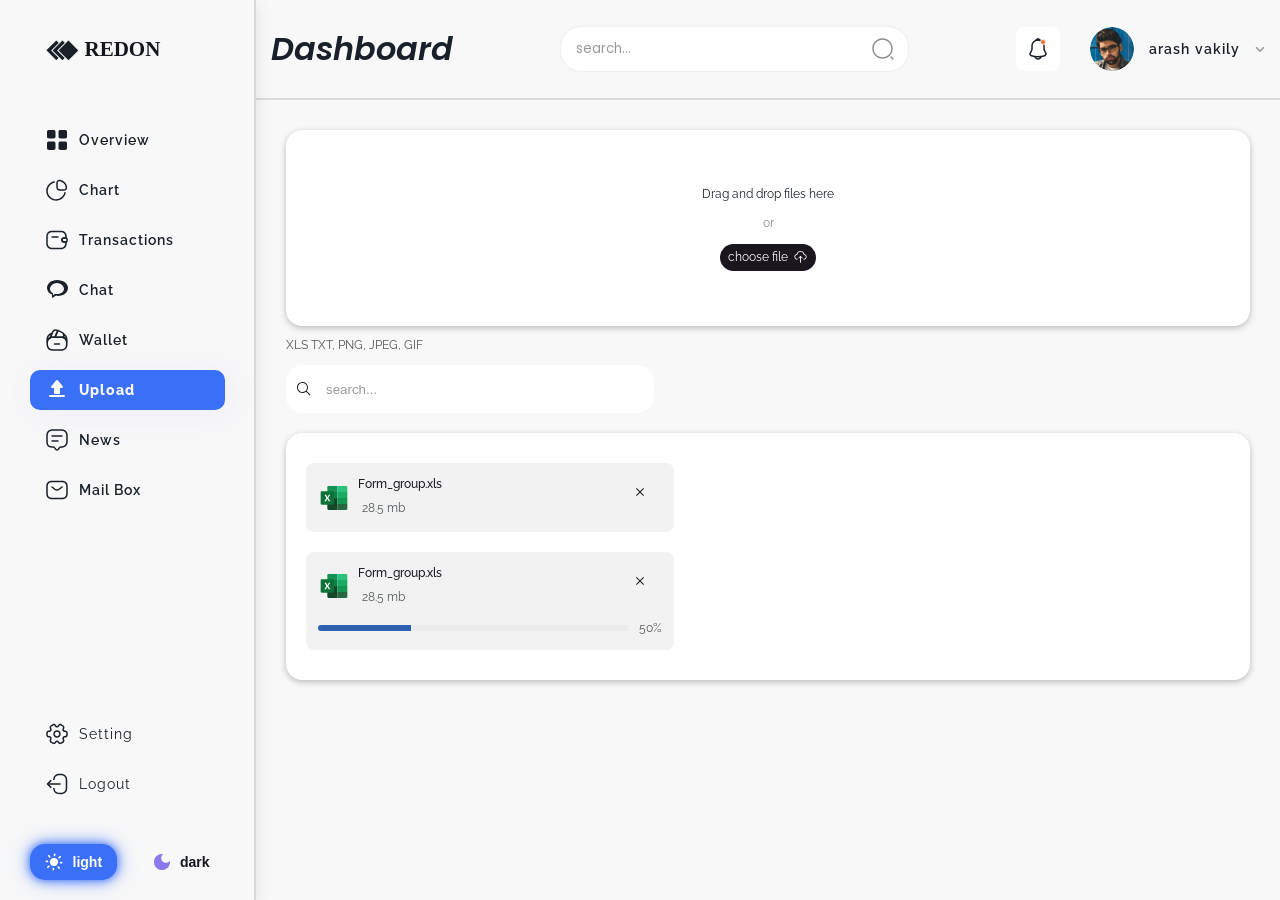
<file: uploade.html>
<!doctype html>
<html lang="en">
<head>
    <meta charset="UTF-8">
    <meta name="viewport"
          content="width=device-width, user-scalable=no, initial-scale=1.0, maximum-scale=1.0, minimum-scale=1.0">
    <meta http-equiv="X-UA-Compatible" content="ie=edge">
    <title>Dashboard-main</title>
    <link rel="stylesheet" href="css/reset.css">
    <link rel="stylesheet" href="css/fonts.css">
    <link rel="stylesheet" href="css/main.css">
    <link rel="stylesheet" href="css/uploade.css">


</head>
<body style="display: grid">
<aside class="aside">
    <div class="aside__logo">
        <svg class="logo__icon" width="35" height="23" viewBox="0 0 35 23" fill="none"
             xmlns="http://www.w3.org/2000/svg">
            <rect x="11.3137" y="0.707107" width="15" height="15" transform="rotate(45 11.3137 0.707107)" fill="#1B2028"
                  stroke="#F8F8F8"/>
            <rect x="17.4559" y="0.849258" width="15" height="15" transform="rotate(45 17.4559 0.849258)" fill="#1B2028"
                  stroke="#F8F8F8"/>
            <rect x="23.4559" y="0.849258" width="15" height="15" transform="rotate(45 23.4559 0.849258)" fill="#1B2028"
                  stroke="#F8F8F8"/>
        </svg>
        <span class="logo__caption">redon</span>
    </div>
    <div class="aside__center">
        <ul class="aside__nav-list">
            <li class="aside__nav-item">
                <a href="index.html" class="aside__nav-link">
                    <svg width="24" height="24" viewBox="0 0 24 24" fill="none" xmlns="http://www.w3.org/2000/svg">
                        <path d="M22 8.52V3.98C22 2.57 21.36 2 19.77 2H15.73C14.14 2 13.5 2.57 13.5 3.98V8.51C13.5 9.93 14.14 10.49 15.73 10.49H19.77C21.36 10.5 22 9.93 22 8.52Z"
                              fill=""/>
                        <path d="M22 19.77V15.73C22 14.14 21.36 13.5 19.77 13.5H15.73C14.14 13.5 13.5 14.14 13.5 15.73V19.77C13.5 21.36 14.14 22 15.73 22H19.77C21.36 22 22 21.36 22 19.77Z"
                              fill=""/>
                        <path d="M10.5 8.52V3.98C10.5 2.57 9.86 2 8.27 2H4.23C2.64 2 2 2.57 2 3.98V8.51C2 9.93 2.64 10.49 4.23 10.49H8.27C9.86 10.5 10.5 9.93 10.5 8.52Z"
                              fill=""/>
                        <path d="M10.5 19.77V15.73C10.5 14.14 9.86 13.5 8.27 13.5H4.23C2.64 13.5 2 14.14 2 15.73V19.77C2 21.36 2.64 22 4.23 22H8.27C9.86 22 10.5 21.36 10.5 19.77Z"
                              fill=""/>
                    </svg>
                    overview
                </a>
            </li>
            <li class="aside__nav-item">
                <a href="chart.html" class="aside__nav-link">
                    <svg width="24" height="24" viewBox="0 0 24 24" fill="none" xmlns="http://www.w3.org/2000/svg">
                        <path d="M18.32 12.75H15C12.51 12.75 11.25 11.34 11.25 8.55002V5.68002C11.25 4.66002 11.37 3.20002 12.43 2.40002C13.32 1.74002 14.6 1.69002 16.49 2.24002C18.97 2.96002 21.04 5.03002 21.76 7.51002C22.31 9.39002 22.26 10.68 21.6 11.56C20.8 12.63 19.34 12.75 18.32 12.75ZM14.28 3.36002C13.87 3.36002 13.55 3.44002 13.34 3.60002C12.95 3.89002 12.76 4.57002 12.76 5.68002V8.56002C12.76 10.8 13.62 11.26 15.01 11.26H18.33C19.43 11.26 20.11 11.07 20.41 10.68C20.76 10.22 20.73 9.30002 20.34 7.95002C19.76 5.98002 18.06 4.27002 16.09 3.70002C15.35 3.47002 14.75 3.36002 14.28 3.36002Z"
                              fill=""/>
                        <path d="M11.07 22.75C10.54 22.75 10 22.71 9.46 22.62C5.37 21.96 2.04 18.64 1.38 14.55C0.530005 9.29002 3.92 4.33002 9.11 3.27002C9.52 3.19002 9.91 3.45002 10 3.85002C10.08 4.26002 9.82 4.65002 9.42 4.74002C5.03 5.64002 2.15 9.84002 2.88 14.31C3.44 17.77 6.25 20.58 9.71 21.14C14.2 21.86 18.39 18.97 19.28 14.56C19.36 14.15 19.76 13.89 20.16 13.97C20.57 14.05 20.83 14.45 20.75 14.85C19.8 19.52 15.72 22.75 11.07 22.75Z"
                              fill=""/>
                    </svg>
                    chart
                </a>
            </li>
            <li class="aside__nav-item">
                <a href="tables.html" class="aside__nav-link">
                    <svg width="24" height="24" viewBox="0 0 24 24" fill="none" xmlns="http://www.w3.org/2000/svg">
                        <path d="M13 9.75H7C6.59 9.75 6.25 9.41 6.25 9C6.25 8.59 6.59 8.25 7 8.25H13C13.41 8.25 13.75 8.59 13.75 9C13.75 9.41 13.41 9.75 13 9.75Z"
                              fill=""/>
                        <path d="M19.0399 14.7999C17.5299 14.7999 16.2499 13.6799 16.1299 12.2399C16.0499 11.4099 16.3499 10.5999 16.9499 10.0099C17.4499 9.48995 18.1599 9.19995 18.9099 9.19995H20.9999C21.9899 9.22995 22.7499 10.0099 22.7499 10.9699V13.03C22.7499 13.99 21.9899 14.7699 21.0299 14.7999H19.0399ZM20.9699 10.7H18.9199C18.5699 10.7 18.2499 10.8299 18.0199 11.0699C17.7299 11.3499 17.5899 11.7299 17.6299 12.1099C17.6799 12.7699 18.3199 13.2999 19.0399 13.2999H20.9999C21.1299 13.2999 21.2499 13.18 21.2499 13.03V10.9699C21.2499 10.8199 21.1299 10.71 20.9699 10.7Z"
                              fill=""/>
                        <path d="M16 21.25H7C3.56 21.25 1.25 18.94 1.25 15.5V8.5C1.25 5.42 3.14998 3.19001 6.09998 2.82001C6.36998 2.78001 6.68 2.75 7 2.75H16C16.24 2.75 16.55 2.76 16.87 2.81C19.82 3.15 21.75 5.39 21.75 8.5V9.95001C21.75 10.36 21.41 10.7 21 10.7H18.92C18.57 10.7 18.25 10.83 18.02 11.07L18.01 11.08C17.73 11.35 17.6 11.72 17.63 12.1C17.68 12.76 18.32 13.29 19.04 13.29H21C21.41 13.29 21.75 13.63 21.75 14.04V15.49C21.75 18.94 19.44 21.25 16 21.25ZM7 4.25C6.76 4.25 6.52999 4.26999 6.29999 4.29999C4.09999 4.57999 2.75 6.18 2.75 8.5V15.5C2.75 18.08 4.42 19.75 7 19.75H16C18.58 19.75 20.25 18.08 20.25 15.5V14.8H19.04C17.53 14.8 16.25 13.68 16.13 12.24C16.05 11.42 16.35 10.6 16.95 10.02C17.47 9.49002 18.17 9.20001 18.92 9.20001H20.25V8.5C20.25 6.16 18.88 4.54998 16.66 4.28998C16.42 4.24998 16.21 4.25 16 4.25H7Z"
                              fill=""/>
                    </svg>
                    transactions
                </a>
            </li>
            <li class="aside__nav-item">
                <a href="chat.html" class="aside__nav-link">
                    <svg xmlns="http://www.w3.org/2000/svg" width="24" height="24" viewBox="0 0 24 24" fill="none">
                        <path d="M12 2C6.48 2 2 5.58 2 10C2 12.93 4.05 15.36 7 16.47V20L11.31 17.6C11.86 17.88 12.42 18 13 18C18.52 18 23 14.42 23 10C23 5.58 18.52 2 12 2ZM12 16C11.45 16 10.91 15.92 10.41 15.76L8 17.17V15.27C6.24 14.41 5 12.87 5 11C5 7.87 8.58 5 12 5C15.42 5 19 7.87 19 11C19 14.13 15.42 16 12 16Z" fill=""/>
                    </svg>
                    chat
                </a>
            </li>
            <li class="aside__nav-item">
                <a href="wallet.html" class="aside__nav-link">
                    <svg width="24" height="24" viewBox="0 0 24 24" fill="none" xmlns="http://www.w3.org/2000/svg">
                        <path d="M14.5 16.75H9.5C9.09 16.75 8.75 16.41 8.75 16C8.75 15.59 9.09 15.25 9.5 15.25H14.5C14.91 15.25 15.25 15.59 15.25 16C15.25 16.41 14.91 16.75 14.5 16.75Z"
                              fill=""/>
                        <path d="M5.2 10.46C5.01 10.46 4.82 10.38 4.67 10.24C4.46 10.03 4.39 9.7 4.51 9.42L6.37 4.98C6.41 4.89 6.43 4.83 6.46 4.78C7.94 1.37 9.83 0.539999 13.17 1.82C13.36 1.89 13.51 2.04 13.59 2.23C13.67 2.42 13.67 2.63 13.59 2.82L10.66 9.62C10.54 9.89 10.27 10.07 9.97 10.07H7.12C6.55 10.07 6.01 10.18 5.49 10.4C5.4 10.44 5.3 10.46 5.2 10.46ZM10.61 2.75C9.37 2.75 8.61 3.56 7.82 5.4C7.81 5.43 7.79 5.46 7.78 5.49L6.47 8.6C6.69 8.58 6.9 8.57 7.12 8.57H9.47L11.88 2.97C11.41 2.82 10.99 2.75 10.61 2.75Z"
                              fill=""/>
                        <path d="M18.29 10.27C18.22 10.27 18.14 10.26 18.07 10.24C17.7 10.13 17.29 10.07 16.87 10.07H9.96998C9.71998 10.07 9.47998 9.93999 9.33998 9.72999C9.20998 9.51999 9.17998 9.24999 9.27998 9.01999L12.18 2.28999C12.33 1.92999 12.76 1.68999 13.14 1.80999C13.26 1.84999 13.37 1.89999 13.49 1.94999L15.85 2.93999C17.23 3.50999 18.15 4.10999 18.75 4.82999C18.87 4.96999 18.97 5.11999 19.06 5.26999C19.17 5.43999 19.27 5.64999 19.34 5.85999C19.37 5.92999 19.42 6.05999 19.45 6.19999C19.73 7.13999 19.59 8.30999 18.99 9.80999C18.87 10.09 18.59 10.27 18.29 10.27ZM11.11 8.56999H16.88C17.2 8.56999 17.51 8.59999 17.82 8.64999C18.1 7.77999 18.16 7.10999 18 6.56999C17.98 6.47999 17.96 6.43999 17.95 6.39999C17.89 6.23999 17.85 6.14999 17.8 6.06999C17.73 5.95999 17.68 5.86999 17.6 5.77999C17.17 5.25999 16.41 4.77999 15.28 4.31999L13.3 3.48999L11.11 8.56999Z"
                              fill=""/>
                        <path d="M15.9 22.75H8.1C7.82 22.75 7.56 22.73 7.3 22.7C3.79 22.46 1.79 20.46 1.55 16.91C1.52 16.69 1.5 16.42 1.5 16.15V14.2C1.5 11.95 2.84 9.92001 4.91 9.02001C5.61 8.72001 6.36 8.57001 7.13 8.57001H16.89C17.46 8.57001 18.01 8.65001 18.52 8.81001C20.87 9.52001 22.52 11.74 22.52 14.2V16.15C22.52 16.37 22.51 16.58 22.5 16.78C22.28 20.69 20 22.75 15.9 22.75ZM7.12 10.07C6.55 10.07 6.01 10.18 5.49 10.4C3.97 11.06 2.99 12.55 2.99 14.2V16.15C2.99 16.36 3.01 16.57 3.03 16.77C3.22 19.62 4.62 21.02 7.43 21.21C7.68 21.24 7.88 21.26 8.09 21.26H15.89C19.19 21.26 20.81 19.81 20.97 16.71C20.98 16.53 20.99 16.35 20.99 16.15V14.2C20.99 12.39 19.78 10.77 18.06 10.24C17.69 10.13 17.28 10.07 16.86 10.07H7.12Z"
                              fill="#9E9E9E"/>
                        <path d="M2.23999 14.95C1.82999 14.95 1.48999 14.61 1.48999 14.2V11.27C1.48999 8.12 3.71999 5.4 6.79999 4.8C7.06999 4.75 7.34999 4.85 7.52999 5.06C7.69999 5.27 7.74999 5.57 7.63999 5.82L5.88999 10C5.80999 10.18 5.66999 10.32 5.49999 10.4C3.97999 11.06 2.99999 12.55 2.99999 14.2C2.98999 14.61 2.65999 14.95 2.23999 14.95ZM5.59999 6.82C4.31999 7.54 3.38999 8.8 3.09999 10.27C3.53999 9.82 4.04999 9.44 4.62999 9.16L5.59999 6.82Z"
                              fill=""/>
                        <path d="M21.76 14.95C21.35 14.95 21.01 14.61 21.01 14.2C21.01 12.39 19.8 10.77 18.08 10.24C17.88 10.18 17.71 10.04 17.62 9.85001C17.53 9.66001 17.52 9.44001 17.6 9.25001C18.07 8.08001 18.19 7.23001 18 6.57001C17.98 6.48001 17.96 6.44001 17.95 6.40001C17.82 6.11001 17.89 5.77001 18.12 5.55001C18.35 5.33001 18.7 5.28001 18.98 5.43001C21.16 6.57001 22.51 8.81001 22.51 11.27V14.2C22.51 14.61 22.17 14.95 21.76 14.95ZM19.25 9.09001C19.88 9.38001 20.44 9.79001 20.91 10.28C20.72 9.30001 20.25 8.41001 19.56 7.71001C19.51 8.13001 19.41 8.59001 19.25 9.09001Z"
                              fill=""/>
                    </svg>
                    wallet
                </a>
            </li>
            <li class="aside__nav-item active">
                <a href="uploade.html" class="aside__nav-link">
                    <svg xmlns="http://www.w3.org/2000/svg" width="24" height="24" viewBox="0 0 24 24" fill="none" stroke="currentColor" stroke-width="2" stroke-linecap="round" stroke-linejoin="round">
                        <path d="M12 3L7 9h3v6h4V9h3z"></path>
                        <path d="M5 18h14"></path>
                    </svg>
                    upload
                </a>
            </li>
            <li class="aside__nav-item">
                <a href="#" class="aside__nav-link">
                    <svg width="24" height="24" viewBox="0 0 24 24" fill="none" xmlns="http://www.w3.org/2000/svg">
                        <path d="M12 22.81C11.31 22.81 10.66 22.46 10.2 21.85L8.7 19.85C8.67 19.81 8.55 19.76 8.5 19.75H8C3.83 19.75 1.25 18.62 1.25 13V8C1.25 3.58 3.58 1.25 8 1.25H16C20.42 1.25 22.75 3.58 22.75 8V13C22.75 17.42 20.42 19.75 16 19.75H15.5C15.42 19.75 15.35 19.79 15.3 19.85L13.8 21.85C13.34 22.46 12.69 22.81 12 22.81ZM8 2.75C4.42 2.75 2.75 4.42 2.75 8V13C2.75 17.52 4.3 18.25 8 18.25H8.5C9.01 18.25 9.59 18.54 9.9 18.95L11.4 20.95C11.75 21.41 12.25 21.41 12.6 20.95L14.1 18.95C14.43 18.51 14.95 18.25 15.5 18.25H16C19.58 18.25 21.25 16.58 21.25 13V8C21.25 4.42 19.58 2.75 16 2.75H8Z"
                              fill=""/>
                        <path d="M17 8.75H7C6.59 8.75 6.25 8.41 6.25 8C6.25 7.59 6.59 7.25 7 7.25H17C17.41 7.25 17.75 7.59 17.75 8C17.75 8.41 17.41 8.75 17 8.75Z"
                              fill=""/>
                        <path d="M13 13.75H7C6.59 13.75 6.25 13.41 6.25 13C6.25 12.59 6.59 12.25 7 12.25H13C13.41 12.25 13.75 12.59 13.75 13C13.75 13.41 13.41 13.75 13 13.75Z"
                              fill=""/>
                    </svg>
                    news
                </a>
            </li>
            <li class="aside__nav-item">
                <a href="mailBox.html" class="aside__nav-link">
                    <svg width="24" height="24" viewBox="0 0 24 24" fill="none" xmlns="http://www.w3.org/2000/svg">
                        <path d="M17 21.25H7C3.35 21.25 1.25 19.15 1.25 15.5V8.5C1.25 4.85 3.35 2.75 7 2.75H17C20.65 2.75 22.75 4.85 22.75 8.5V15.5C22.75 19.15 20.65 21.25 17 21.25ZM7 4.25C4.14 4.25 2.75 5.64 2.75 8.5V15.5C2.75 18.36 4.14 19.75 7 19.75H17C19.86 19.75 21.25 18.36 21.25 15.5V8.5C21.25 5.64 19.86 4.25 17 4.25H7Z"
                              fill=""/>
                        <path d="M11.9998 12.87C11.1598 12.87 10.3098 12.61 9.65978 12.08L6.52978 9.57997C6.20978 9.31997 6.14978 8.84997 6.40978 8.52997C6.66978 8.20997 7.13978 8.14997 7.45978 8.40997L10.5898 10.91C11.3498 11.52 12.6398 11.52 13.3998 10.91L16.5298 8.40997C16.8498 8.14997 17.3298 8.19997 17.5798 8.52997C17.8398 8.84997 17.7898 9.32997 17.4598 9.57997L14.3298 12.08C13.6898 12.61 12.8398 12.87 11.9998 12.87Z"
                              fill=""/>
                    </svg>
                    mail box
                </a>
            </li>
        </ul>
        <ul class="aside__menu">
            <li class="aside__menu-item">
                <a href="#" class="aside__menu-link">
                    <svg width="24" height="24" viewBox="0 0 24 24" fill="none" xmlns="http://www.w3.org/2000/svg">
                        <path d="M12 15.75C9.93 15.75 8.25 14.07 8.25 12C8.25 9.93 9.93 8.25 12 8.25C14.07 8.25 15.75 9.93 15.75 12C15.75 14.07 14.07 15.75 12 15.75ZM12 9.75C10.76 9.75 9.75 10.76 9.75 12C9.75 13.24 10.76 14.25 12 14.25C13.24 14.25 14.25 13.24 14.25 12C14.25 10.76 13.24 9.75 12 9.75Z"
                              fill=""/>
                        <path d="M15.21 22.19C15 22.19 14.79 22.16 14.58 22.11C13.96 21.94 13.44 21.55 13.11 21L12.99 20.8C12.4 19.78 11.59 19.78 11 20.8L10.89 20.99C10.56 21.55 10.04 21.95 9.42 22.11C8.79 22.28 8.14 22.19 7.59 21.86L5.87 20.87C5.26 20.52 4.82 19.95 4.63 19.26C4.45 18.57 4.54 17.86 4.89 17.25C5.18 16.74 5.26 16.28 5.09 15.99C4.92 15.7 4.49 15.53 3.9 15.53C2.44 15.53 1.25 14.34 1.25 12.88V11.12C1.25 9.66004 2.44 8.47004 3.9 8.47004C4.49 8.47004 4.92 8.30004 5.09 8.01004C5.26 7.72004 5.19 7.26004 4.89 6.75004C4.54 6.14004 4.45 5.42004 4.63 4.74004C4.81 4.05004 5.25 3.48004 5.87 3.13004L7.6 2.14004C8.73 1.47004 10.22 1.86004 10.9 3.01004L11.02 3.21004C11.61 4.23004 12.42 4.23004 13.01 3.21004L13.12 3.02004C13.8 1.86004 15.29 1.47004 16.43 2.15004L18.15 3.14004C18.76 3.49004 19.2 4.06004 19.39 4.75004C19.57 5.44004 19.48 6.15004 19.13 6.76004C18.84 7.27004 18.76 7.73004 18.93 8.02004C19.1 8.31004 19.53 8.48004 20.12 8.48004C21.58 8.48004 22.77 9.67004 22.77 11.13V12.89C22.77 14.35 21.58 15.54 20.12 15.54C19.53 15.54 19.1 15.71 18.93 16C18.76 16.29 18.83 16.75 19.13 17.26C19.48 17.87 19.58 18.59 19.39 19.27C19.21 19.96 18.77 20.53 18.15 20.88L16.42 21.87C16.04 22.08 15.63 22.19 15.21 22.19ZM12 18.49C12.89 18.49 13.72 19.05 14.29 20.04L14.4 20.23C14.52 20.44 14.72 20.59 14.96 20.65C15.2 20.71 15.44 20.68 15.64 20.56L17.37 19.56C17.63 19.41 17.83 19.16 17.91 18.86C17.99 18.56 17.95 18.25 17.8 17.99C17.23 17.01 17.16 16 17.6 15.23C18.04 14.46 18.95 14.02 20.09 14.02C20.73 14.02 21.24 13.51 21.24 12.87V11.11C21.24 10.48 20.73 9.96004 20.09 9.96004C18.95 9.96004 18.04 9.52004 17.6 8.75004C17.16 7.98004 17.23 6.97004 17.8 5.99004C17.95 5.73004 17.99 5.42004 17.91 5.12004C17.83 4.82004 17.64 4.58004 17.38 4.42004L15.65 3.43004C15.22 3.17004 14.65 3.32004 14.39 3.76004L14.28 3.95004C13.71 4.94004 12.88 5.50004 11.99 5.50004C11.1 5.50004 10.27 4.94004 9.7 3.95004L9.59 3.75004C9.34 3.33004 8.78 3.18004 8.35 3.43004L6.62 4.43004C6.36 4.58004 6.16 4.83004 6.08 5.13004C6 5.43004 6.04 5.74004 6.19 6.00004C6.76 6.98004 6.83 7.99004 6.39 8.76004C5.95 9.53004 5.04 9.97004 3.9 9.97004C3.26 9.97004 2.75 10.48 2.75 11.12V12.88C2.75 13.51 3.26 14.03 3.9 14.03C5.04 14.03 5.95 14.47 6.39 15.24C6.83 16.01 6.76 17.02 6.19 18C6.04 18.26 6 18.57 6.08 18.87C6.16 19.17 6.35 19.41 6.61 19.57L8.34 20.56C8.55 20.69 8.8 20.72 9.03 20.66C9.27 20.6 9.47 20.44 9.6 20.23L9.71 20.04C10.28 19.06 11.11 18.49 12 18.49Z"
                              fill=""/>
                    </svg>
                    setting
                </a>
            </li>
            <li class="aside__menu-item">
                <a href="#" class="aside__menu-link">
                    <svg width="24" height="24" viewBox="0 0 24 24" fill="none" xmlns="http://www.w3.org/2000/svg">
                        <path d="M15.24 22.27H15.11C10.67 22.27 8.53002 20.52 8.16002 16.6C8.12002 16.19 8.42002 15.82 8.84002 15.78C9.24002 15.74 9.62002 16.05 9.66002 16.46C9.95002 19.6 11.43 20.77 15.12 20.77H15.25C19.32 20.77 20.76 19.33 20.76 15.26V8.73998C20.76 4.66998 19.32 3.22998 15.25 3.22998H15.12C11.41 3.22998 9.93002 4.41998 9.66002 7.61998C9.61002 8.02998 9.26002 8.33998 8.84002 8.29998C8.42002 8.26998 8.12001 7.89998 8.15001 7.48998C8.49001 3.50998 10.64 1.72998 15.11 1.72998H15.24C20.15 1.72998 22.25 3.82998 22.25 8.73998V15.26C22.25 20.17 20.15 22.27 15.24 22.27Z"
                              fill=""/>
                        <path d="M15 12.75H3.62C3.21 12.75 2.87 12.41 2.87 12C2.87 11.59 3.21 11.25 3.62 11.25H15C15.41 11.25 15.75 11.59 15.75 12C15.75 12.41 15.41 12.75 15 12.75Z"
                              fill=""/>
                        <path d="M5.85 16.1C5.66 16.1 5.47 16.03 5.32 15.88L1.97 12.53C1.68 12.24 1.68 11.76 1.97 11.47L5.32 8.11997C5.61 7.82997 6.09 7.82997 6.38 8.11997C6.67 8.40997 6.67 8.88997 6.38 9.17997L3.56 12L6.38 14.82C6.67 15.11 6.67 15.59 6.38 15.88C6.24 16.03 6.04 16.1 5.85 16.1Z"
                              fill=""/>
                    </svg>
                    logout
                </a>
            </li>
        </ul>
    </div>
    <div class="aside__btns">
        <button class="aside__btn light">
            <svg width="18" height="18" viewBox="0 0 18 18" fill="none" xmlns="http://www.w3.org/2000/svg">
                <path d="M9 4.90909C6.74182 4.90909 4.90909 6.74182 4.90909 9C4.90909 11.2582 6.74182 13.0909 9 13.0909C11.2582 13.0909 13.0909 11.2582 13.0909 9C13.0909 6.74182 11.2582 4.90909 9 4.90909ZM0.818182 9.81818H2.45455C2.90455 9.81818 3.27273 9.45 3.27273 9C3.27273 8.55 2.90455 8.18182 2.45455 8.18182H0.818182C0.368182 8.18182 0 8.55 0 9C0 9.45 0.368182 9.81818 0.818182 9.81818ZM15.5455 9.81818H17.1818C17.6318 9.81818 18 9.45 18 9C18 8.55 17.6318 8.18182 17.1818 8.18182H15.5455C15.0955 8.18182 14.7273 8.55 14.7273 9C14.7273 9.45 15.0955 9.81818 15.5455 9.81818ZM8.18182 0.818182V2.45455C8.18182 2.90455 8.55 3.27273 9 3.27273C9.45 3.27273 9.81818 2.90455 9.81818 2.45455V0.818182C9.81818 0.368182 9.45 0 9 0C8.55 0 8.18182 0.368182 8.18182 0.818182ZM8.18182 15.5455V17.1818C8.18182 17.6318 8.55 18 9 18C9.45 18 9.81818 17.6318 9.81818 17.1818V15.5455C9.81818 15.0955 9.45 14.7273 9 14.7273C8.55 14.7273 8.18182 15.0955 8.18182 15.5455ZM4.08273 2.92909C4.00703 2.85324 3.91713 2.79307 3.81815 2.75201C3.71917 2.71095 3.61307 2.68982 3.50591 2.68982C3.39875 2.68982 3.29265 2.71095 3.19367 2.75201C3.09469 2.79307 3.00478 2.85324 2.92909 2.92909C2.85324 3.00478 2.79307 3.09469 2.75201 3.19367C2.71095 3.29265 2.68982 3.39875 2.68982 3.50591C2.68982 3.61307 2.71095 3.71917 2.75201 3.81815C2.79307 3.91713 2.85324 4.00703 2.92909 4.08273L3.79636 4.95C4.11545 5.26909 4.63909 5.26909 4.95 4.95C5.26091 4.63091 5.26909 4.10727 4.95 3.79636L4.08273 2.92909ZM14.2036 13.05C14.1279 12.9742 14.038 12.914 13.9391 12.8729C13.8401 12.8319 13.734 12.8107 13.6268 12.8107C13.5197 12.8107 13.4136 12.8319 13.3146 12.8729C13.2156 12.914 13.1257 12.9742 13.05 13.05C12.9742 13.1257 12.914 13.2156 12.8729 13.3146C12.8319 13.4136 12.8107 13.5197 12.8107 13.6268C12.8107 13.734 12.8319 13.8401 12.8729 13.9391C12.914 14.038 12.9742 14.1279 13.05 14.2036L13.9173 15.0709C14.2364 15.39 14.76 15.39 15.0709 15.0709C15.1468 14.9952 15.2069 14.9053 15.248 14.8063C15.289 14.7074 15.3102 14.6012 15.3102 14.4941C15.3102 14.3869 15.289 14.2808 15.248 14.1819C15.2069 14.0829 15.1468 13.993 15.0709 13.9173L14.2036 13.05ZM15.0709 4.08273C15.1468 4.00703 15.2069 3.91713 15.248 3.81815C15.289 3.71917 15.3102 3.61307 15.3102 3.50591C15.3102 3.39875 15.289 3.29265 15.248 3.19367C15.2069 3.09469 15.1468 3.00478 15.0709 2.92909C14.9952 2.85324 14.9053 2.79307 14.8063 2.75201C14.7074 2.71095 14.6012 2.68982 14.4941 2.68982C14.3869 2.68982 14.2808 2.71095 14.1819 2.75201C14.0829 2.79307 13.993 2.85324 13.9173 2.92909L13.05 3.79636C12.7309 4.11545 12.7309 4.63909 13.05 4.95C13.3691 5.26091 13.8927 5.26909 14.2036 4.95L15.0709 4.08273ZM4.95 14.2036C5.02585 14.1279 5.08602 14.038 5.12708 13.9391C5.16814 13.8401 5.18927 13.734 5.18927 13.6268C5.18927 13.5197 5.16814 13.4136 5.12708 13.3146C5.08602 13.2156 5.02585 13.1257 4.95 13.05C4.87431 12.9742 4.7844 12.914 4.68542 12.8729C4.58644 12.8319 4.48034 12.8107 4.37318 12.8107C4.26603 12.8107 4.15992 12.8319 4.06094 12.8729C3.96197 12.914 3.87206 12.9742 3.79636 13.05L2.92909 13.9173C2.61 14.2364 2.61 14.76 2.92909 15.0709C3.24818 15.3818 3.77182 15.39 4.08273 15.0709L4.95 14.2036Z"
                      fill=""/>
            </svg>
            light
        </button>
        <button class="aside__btn dark">
            <svg width="16" height="16" viewBox="0 0 16 16" fill="none" xmlns="http://www.w3.org/2000/svg">
                <path d="M8 16C5.77778 16 3.88889 15.2222 2.33333 13.6667C0.777778 12.1111 0 10.2222 0 8C0 5.77778 0.777778 3.88889 2.33333 2.33333C3.88889 0.777778 5.77778 0 8 0C8.20741 0 8.41126 0.00740749 8.61156 0.0222223C8.81185 0.0370371 9.008 0.0592592 9.2 0.0888888C8.59259 0.518518 8.10726 1.07793 7.744 1.76711C7.38074 2.4563 7.19941 3.20059 7.2 4C7.2 5.33333 7.66667 6.46667 8.6 7.4C9.53333 8.33333 10.6667 8.8 12 8.8C12.8148 8.8 13.563 8.61837 14.2444 8.25511C14.9259 7.89185 15.4815 7.40681 15.9111 6.8C15.9407 6.99259 15.963 7.18874 15.9778 7.38844C15.9926 7.58815 16 7.792 16 8C16 10.2222 15.2222 12.1111 13.6667 13.6667C12.1111 15.2222 10.2222 16 8 16Z"
                      fill="#8C77ED"/>
            </svg>
            dark
        </button>
    </div>
</aside>

<header class="header">
    <div class="mobile-icon">
        <svg width="51" height="48" viewBox="0 0 51 48" fill="none" xmlns="http://www.w3.org/2000/svg">
            <rect x="1.5" width="48" height="48" rx="12" stroke="" stroke-width="2"/>
            <path d="M31.04 20.31C31.6924 20.31 32.3181 20.0508 32.7795 19.5895C33.2408 19.1282 33.5 18.5024 33.5 17.85C33.5 17.1976 33.2408 16.5719 32.7795 16.1105C32.3181 15.6492 31.6924 15.39 31.04 15.39C30.3876 15.39 29.7619 15.6492 29.3005 16.1105C28.8392 16.5719 28.58 17.1976 28.58 17.85C28.58 18.5024 28.8392 19.1282 29.3005 19.5895C29.7619 20.0508 30.3876 20.31 31.04 20.31ZM19.96 20.31C20.6124 20.31 21.2381 20.0508 21.6995 19.5895C22.1608 19.1282 22.42 18.5024 22.42 17.85C22.42 17.1976 22.1608 16.5719 21.6995 16.1105C21.2381 15.6492 20.6124 15.39 19.96 15.39C19.3076 15.39 18.6819 15.6492 18.2205 16.1105C17.7592 16.5719 17.5 17.1976 17.5 17.85C17.5 18.5024 17.7592 19.1282 18.2205 19.5895C18.6819 20.0508 19.3076 20.31 19.96 20.31ZM31.04 32.61C31.3631 32.61 31.6829 32.5464 31.9814 32.4228C32.2799 32.2991 32.551 32.1179 32.7795 31.8895C33.0079 31.6611 33.1891 31.3899 33.3127 31.0914C33.4364 30.793 33.5 30.4731 33.5 30.15C33.5 29.827 33.4364 29.5071 33.3127 29.2086C33.1891 28.9102 33.0079 28.639 32.7795 28.4105C32.551 28.1821 32.2799 28.0009 31.9814 27.8773C31.6829 27.7536 31.3631 27.69 31.04 27.69C30.3876 27.69 29.7619 27.9492 29.3005 28.4105C28.8392 28.8719 28.58 29.4976 28.58 30.15C28.58 30.8024 28.8392 31.4282 29.3005 31.8895C29.7619 32.3508 30.3876 32.61 31.04 32.61ZM19.96 32.61C20.2831 32.61 20.6029 32.5464 20.9014 32.4228C21.1999 32.2991 21.4711 32.1179 21.6995 31.8895C21.9279 31.6611 22.1091 31.3899 22.2327 31.0914C22.3564 30.793 22.42 30.4731 22.42 30.15C22.42 29.827 22.3564 29.5071 22.2327 29.2086C22.1091 28.9102 21.9279 28.639 21.6995 28.4105C21.4711 28.1821 21.1999 28.0009 20.9014 27.8773C20.6029 27.7536 20.2831 27.69 19.96 27.69C19.3076 27.69 18.6819 27.9492 18.2205 28.4105C17.7592 28.8719 17.5 29.4976 17.5 30.15C17.5 30.8024 17.7592 31.4282 18.2205 31.8895C18.6819 32.3508 19.3076 32.61 19.96 32.61Z"
                  stroke="" stroke-width="1.5" stroke-miterlimit="10" stroke-linecap="round" stroke-linejoin="round"/>
        </svg>
    </div>
    <h1 class="header__title">Dashboard</h1>
    <form class="header-form " action="">
        <input type="text" class="header-form__input" placeholder="search...">
        <button class="header-form__search-btn">
            <svg class="header-form__search-svg" width="24" height="24" viewBox="0 0 24 24" fill="none"
                 xmlns="http://www.w3.org/2000/svg">
                <path d="M11.5 21.75C5.85 21.75 1.25 17.15 1.25 11.5C1.25 5.85 5.85 1.25 11.5 1.25C17.15 1.25 21.75 5.85 21.75 11.5C21.75 17.15 17.15 21.75 11.5 21.75ZM11.5 2.75C6.67 2.75 2.75 6.68 2.75 11.5C2.75 16.32 6.67 20.25 11.5 20.25C16.33 20.25 20.25 16.32 20.25 11.5C20.25 6.68 16.33 2.75 11.5 2.75Z"
                      fill="#1A2029" fill-opacity="0.5"/>
                <path d="M22.0004 22.7502C21.8104 22.7502 21.6204 22.6802 21.4704 22.5302L19.4704 20.5302C19.1804 20.2402 19.1804 19.7602 19.4704 19.4702C19.7604 19.1802 20.2404 19.1802 20.5304 19.4702L22.5304 21.4702C22.8204 21.7602 22.8204 22.2402 22.5304 22.5302C22.3804 22.6802 22.1904 22.7502 22.0004 22.7502Z"
                      fill="#1A2029" fill-opacity="0.5"/>
            </svg>
        </button>
        <div class="header-form__suggestion-wrapper">
            <ul class="header-form__suggestion-list">
                <!--<li class="header-form__suggestion-item">
                    item-2
                    <span class="header-form__suggestion-item-btn">
                        +
                    </span>
                </li>-->
            </ul>
        </div>
    </form>
    <div class="account">
        <div class="account__massage">
            <button class="account__massage-btn">
                <svg width="24" height="24" viewBox="0 0 24 24" fill="none" xmlns="http://www.w3.org/2000/svg">
                    <rect width="24" height="24" fill=""/>
                    <path d="M12.0201 20.53C9.69011 20.53 7.36011 20.16 5.15011 19.42C4.31011 19.13 3.67011 18.54 3.39011 17.77C3.10011 17 3.20011 16.15 3.66011 15.39L4.81011 13.48C5.05011 13.08 5.27011 12.28 5.27011 11.81V8.92004C5.27011 5.20004 8.30011 2.17004 12.0201 2.17004C15.7401 2.17004 18.7701 5.20004 18.7701 8.92004V11.81C18.7701 12.27 18.9901 13.08 19.2301 13.49L20.3701 15.39C20.8001 16.11 20.8801 16.98 20.5901 17.77C20.3001 18.56 19.6701 19.16 18.8801 19.42C16.6801 20.16 14.3501 20.53 12.0201 20.53ZM12.0201 3.67004C9.13011 3.67004 6.77011 6.02004 6.77011 8.92004V11.81C6.77011 12.54 6.47011 13.62 6.10011 14.25L4.95011 16.16C4.73011 16.53 4.67011 16.92 4.80011 17.25C4.92011 17.59 5.22011 17.85 5.63011 17.99C9.81011 19.39 14.2401 19.39 18.4201 17.99C18.7801 17.87 19.0601 17.6 19.1901 17.24C19.3201 16.88 19.2901 16.49 19.0901 16.16L17.9401 14.25C17.5601 13.6 17.2701 12.53 17.2701 11.8V8.92004C17.2701 6.02004 14.9201 3.67004 12.0201 3.67004Z"
                          fill=""/>
                    <path d="M13.8801 3.94005C13.8101 3.94005 13.7401 3.93005 13.6701 3.91005C13.3801 3.83005 13.1001 3.77005 12.8301 3.73005C11.9801 3.62005 11.1601 3.68005 10.3901 3.91005C10.1101 4.00005 9.81011 3.91005 9.62011 3.70005C9.43011 3.49005 9.37011 3.19005 9.48011 2.92005C9.89011 1.87005 10.8901 1.18005 12.0301 1.18005C13.1701 1.18005 14.1701 1.86005 14.5801 2.92005C14.6801 3.19005 14.6301 3.49005 14.4401 3.70005C14.2901 3.86005 14.0801 3.94005 13.8801 3.94005Z"
                          fill=""/>
                    <path d="M12.02 22.8101C11.03 22.8101 10.07 22.4101 9.37002 21.7101C8.67002 21.0101 8.27002 20.0501 8.27002 19.0601H9.77002C9.77002 19.6501 10.01 20.2301 10.43 20.6501C10.85 21.0701 11.43 21.3101 12.02 21.3101C13.26 21.3101 14.27 20.3001 14.27 19.0601H15.77C15.77 21.1301 14.09 22.8101 12.02 22.8101Z"
                          fill=""/>
                    <circle cx="17" cy="5" r="2.5" fill="#F46D22" stroke="#E6EFFE"/>
                </svg>
            </button>
            <div class="account__massage-wrapper">
                <ul class="account__massage-list">
                    <li class="account__massage-item">
                        <a class="account__massage-link" href="#">massage</a>
                    </li>
                    <li class="account__massage-item">
                        <a class="account__massage-link" href="#">massage</a>
                    </li>
                    <li class="account__massage-item">
                        <a class="account__massage-link" href="#">massage</a>
                    </li>
                </ul>
            </div>
        </div>
        <div class="account__email">
            <button class="email__btn">
                <img class="account__image" src="images/email/arash.png">
                <div class="email__name">
                    <span class="email__fName">arash</span>
                    <span class="email__lName">vakily</span>
                </div>
                <svg width="10" height="6" viewBox="0 0 10 6" fill="none" xmlns="http://www.w3.org/2000/svg">
                    <path d="M4.99997 5.91001C4.80997 5.91001 4.61997 5.84001 4.46997 5.69001L0.939973 2.16001C0.649973 1.87001 0.649973 1.39001 0.939973 1.10001C1.22997 0.810007 1.70997 0.810007 1.99997 1.10001L4.99997 4.10001L7.99997 1.10001C8.28997 0.810007 8.76997 0.810007 9.05997 1.10001C9.34997 1.39001 9.34997 1.87001 9.05997 2.16001L5.52997 5.69001C5.37997 5.84001 5.18997 5.91001 4.99997 5.91001Z"
                          fill="#9E9E9E"/>
                </svg>
            </button>
            <form class="email-form" action="">
                <input class="email-input" type="text" placeholder="search...">
                <button class="email-input__btn">
                    <svg width="25" height="26" viewBox="0 0 25 26" fill="none" xmlns="http://www.w3.org/2000/svg">
                        <path d="M16.4115 15.349H15.5885L15.2969 15.0677C16.3177 13.8802 16.9323 12.3385 16.9323 10.6615C16.9323 6.92187 13.901 3.89062 10.1615 3.89062C6.42187 3.89062 3.39062 6.92187 3.39062 10.6615C3.39062 14.401 6.42187 17.4323 10.1615 17.4323C11.8385 17.4323 13.3802 16.8177 14.5677 15.7969L14.849 16.0885V16.9115L20.0573 22.1094L21.6094 20.5573L16.4115 15.349ZM10.1615 15.349C7.56771 15.349 5.47396 13.2552 5.47396 10.6615C5.47396 8.06771 7.56771 5.97396 10.1615 5.97396C12.7552 5.97396 14.849 8.06771 14.849 10.6615C14.849 13.2552 12.7552 15.349 10.1615 15.349Z"
                              fill="#B6BFC8"/>
                    </svg>
                </button>
                <div class="email-suggestion-wrapper">
                    <ul class="email-suggestion-list">
                        <!--<li class="email-suggestion-item">
                            <a href="#" class="email-suggestion-link">
                                <img class="email-suggestion-link__image" src="images/email/adel.png">
                                <div class="email-suggestion-link__information">
                                    <span class="email-suggestion-link__username">test1</span>
                                    <span class="email-suggestion-link__email">test2</span>
                                </div>
                            </a>
                        </li>-->
                    </ul>
                </div>
            </form>
        </div>
    </div>
</header>

<main class="main">
    <section class="upload-drag">
        <h5 class="upload-drag_title">Drag and drop files here</h5>
        <span class="upload-drag_or">or</span>
        <input type="file" id="upload-input" hidden>
        <label class="upload-drag_label" for="upload-input">
            choose file
            <svg width="15" height="14" viewBox="0 0 15 14" fill="none" xmlns="http://www.w3.org/2000/svg">
                <path d="M5.31305 7.875L5.92992 8.49187L7.06305 7.36312V12.6875H7.93805V7.36312L9.07117 8.49187L9.68805 7.875L7.50055 5.6875L5.31305 7.875Z" fill="white"></path>
                <path d="M10.7818 9.625H10.563V8.75H10.7818C11.3039 8.77088 11.813 8.58349 12.197 8.22905C12.581 7.8746 12.8084 7.38214 12.8293 6.86C12.8502 6.33785 12.6628 5.82879 12.3083 5.44481C11.9539 5.06083 11.4614 4.83338 10.9393 4.8125H10.563L10.5193 4.45375C10.4222 3.71719 10.0607 3.04103 9.50215 2.55123C8.94356 2.06142 8.22597 1.79136 7.48305 1.79136C6.74013 1.79136 6.02253 2.06142 5.46394 2.55123C4.90536 3.04103 4.54386 3.71719 4.4468 4.45375L4.43805 4.8125H4.0618C3.53965 4.83338 3.04719 5.06083 2.69275 5.44481C2.3383 5.82879 2.15091 6.33785 2.1718 6.86C2.19268 7.38214 2.42014 7.8746 2.80412 8.22905C3.1881 8.58349 3.69715 8.77088 4.2193 8.75H4.43805V9.625H4.2193C3.51773 9.62055 2.84256 9.35692 2.3236 8.88479C1.80465 8.41265 1.47854 7.76535 1.40798 7.06732C1.33742 6.36929 1.52738 5.66981 1.94135 5.10337C2.35531 4.53693 2.96406 4.14351 3.65055 3.99875C3.83942 3.11785 4.32466 2.32836 5.02531 1.76201C5.72596 1.19567 6.59963 0.886719 7.50055 0.886719C8.40147 0.886719 9.27514 1.19567 9.97579 1.76201C10.6764 2.32836 11.1617 3.11785 11.3505 3.99875C12.037 4.14351 12.6458 4.53693 13.0597 5.10337C13.4737 5.66981 13.6637 6.36929 13.5931 7.06732C13.5226 7.76535 13.1964 8.41265 12.6775 8.88479C12.1585 9.35692 11.4834 9.62055 10.7818 9.625Z" fill="white"></path>
            </svg>
        </label>
    </section>
    <span>XLS TXT, PNG, JPEG, GIF</span>
    <form action="" class="upload_form">
        <button class="upload-form_btn-search">
            <svg width="16" height="16" viewBox="0 0 16 16" fill="none" xmlns="http://www.w3.org/2000/svg">
                <path d="M14.5001 13.7931L10.7241 10.017C11.6314 8.9277 12.0839 7.5305 11.9873 6.11608C11.8908 4.70165 11.2526 3.37891 10.2057 2.423C9.15867 1.4671 7.78347 0.951637 6.36612 0.983845C4.94877 1.01605 3.5984 1.59345 2.59593 2.59593C1.59345 3.5984 1.01605 4.94877 0.983845 6.36612C0.951637 7.78347 1.4671 9.15867 2.423 10.2057C3.37891 11.2526 4.70165 11.8908 6.11608 11.9873C7.5305 12.0839 8.9277 11.6314 10.017 10.7241L13.7931 14.5001L14.5001 13.7931ZM2.00012 6.50012C2.00012 5.6101 2.26404 4.74007 2.75851 4.00005C3.25297 3.26003 3.95578 2.68325 4.77804 2.34266C5.60031 2.00207 6.50511 1.91295 7.37802 2.08658C8.25094 2.26022 9.05276 2.6888 9.6821 3.31814C10.3114 3.94747 10.74 4.7493 10.9137 5.62221C11.0873 6.49513 10.9982 7.39993 10.6576 8.22219C10.317 9.04446 9.7402 9.74726 9.00018 10.2417C8.26016 10.7362 7.39013 11.0001 6.50012 11.0001C5.30705 10.9988 4.16323 10.5243 3.3196 9.68064C2.47597 8.83701 2.00144 7.69319 2.00012 6.50012Z" fill=""></path>
            </svg>
        </button>
        <input type="text" class="upload_input" placeholder="search...">
    </form>
    <section class="upload-file">
        <ul class="upload_list">
            <li class="upload_item">
                <div class="upload-item_top">
                    <svg width="32" height="32" viewBox="0 0 32 32" fill="none" xmlns="http://www.w3.org/2000/svg">
                        <path d="M19.3333 4H10.4959C9.85392 4 9.33325 4.52067 9.33325 5.16267V10.002H19.3333V4Z" fill="#169154"></path>
                        <path d="M9.33325 22.0359V26.8372C9.33325 27.4792 9.85392 27.9999 10.4953 27.9999H19.3333V22.0359H9.33325Z" fill="#18482A"></path>
                        <path d="M9.33325 10.002H19.3333V16.0033H9.33325V10.002Z" fill="#0C8045"></path>
                        <path d="M9.33325 16.0034H19.3333V22.0368H9.33325V16.0034Z" fill="#17472A"></path>
                        <path d="M28.1706 4H19.3333V10.002H29.3333V5.16267C29.3333 4.52067 28.8126 4 28.1706 4Z" fill="#29C27F"></path>
                        <path d="M19.3333 22.0359V27.9999H28.1713C28.8126 27.9999 29.3333 27.4792 29.3333 26.8379V22.0366L19.3333 22.0359Z" fill="#27663F"></path>
                        <path d="M19.3333 10.002H29.3333V16.0033H19.3333V10.002Z" fill="#19AC65"></path>
                        <path d="M19.3333 16.0034H29.3333V22.0368H19.3333V16.0034Z" fill="#129652"></path>
                        <path d="M14.8794 22.6666H3.78741C3.16875 22.6666 2.66675 22.1646 2.66675 21.5459V10.4539C2.66675 9.83525 3.16875 9.33325 3.78741 9.33325H14.8794C15.4981 9.33325 16.0001 9.83525 16.0001 10.4539V21.5459C16.0001 22.1646 15.4981 22.6666 14.8794 22.6666Z" fill="#0C7238"></path>
                        <path d="M6.53792 12.6667H8.12859L9.41925 15.1694L10.7833 12.6667H12.2693L10.2219 16.0001L12.3159 19.3334H10.7486L9.34192 16.7134L7.94125 19.3334H6.35059L8.47925 15.9881L6.53792 12.6667Z" fill="white"></path>
                    </svg>
                    <div class="upload-item_title">
                         <h6>Form_group.xls</h6>
                        <span>28.5 mb</span>
                    </div>
                </div>
                <!--<div class="upload-item_progress-wrapper">
                    <div class="upload-item_progress">
                        <div class="upload-item_progressbar" style="width: 30%"></div>
                    </div>
                    <span>50%</span>
                </div>-->
                <button class="upload-item_btn-close" onclick="uploadItemBtnCloseHandler(event)">
                    <svg class="path_color_white" width="16" height="16" viewBox="0 0 16 16" fill="none" xmlns="http://www.w3.org/2000/svg">
                        <path d="M12 4.7L11.3 4L8 7.3L4.7 4L4 4.7L7.3 8L4 11.3L4.7 12L8 8.7L11.3 12L12 11.3L8.7 8L12 4.7Z" fill="#19161D"></path>
                    </svg>
                </button>
            </li>
            <li class="upload_item">
                <div class="upload-item_top">
                    <svg width="32" height="32" viewBox="0 0 32 32" fill="none" xmlns="http://www.w3.org/2000/svg">
                        <path d="M19.3333 4H10.4959C9.85392 4 9.33325 4.52067 9.33325 5.16267V10.002H19.3333V4Z" fill="#169154"></path>
                        <path d="M9.33325 22.0359V26.8372C9.33325 27.4792 9.85392 27.9999 10.4953 27.9999H19.3333V22.0359H9.33325Z" fill="#18482A"></path>
                        <path d="M9.33325 10.002H19.3333V16.0033H9.33325V10.002Z" fill="#0C8045"></path>
                        <path d="M9.33325 16.0034H19.3333V22.0368H9.33325V16.0034Z" fill="#17472A"></path>
                        <path d="M28.1706 4H19.3333V10.002H29.3333V5.16267C29.3333 4.52067 28.8126 4 28.1706 4Z" fill="#29C27F"></path>
                        <path d="M19.3333 22.0359V27.9999H28.1713C28.8126 27.9999 29.3333 27.4792 29.3333 26.8379V22.0366L19.3333 22.0359Z" fill="#27663F"></path>
                        <path d="M19.3333 10.002H29.3333V16.0033H19.3333V10.002Z" fill="#19AC65"></path>
                        <path d="M19.3333 16.0034H29.3333V22.0368H19.3333V16.0034Z" fill="#129652"></path>
                        <path d="M14.8794 22.6666H3.78741C3.16875 22.6666 2.66675 22.1646 2.66675 21.5459V10.4539C2.66675 9.83525 3.16875 9.33325 3.78741 9.33325H14.8794C15.4981 9.33325 16.0001 9.83525 16.0001 10.4539V21.5459C16.0001 22.1646 15.4981 22.6666 14.8794 22.6666Z" fill="#0C7238"></path>
                        <path d="M6.53792 12.6667H8.12859L9.41925 15.1694L10.7833 12.6667H12.2693L10.2219 16.0001L12.3159 19.3334H10.7486L9.34192 16.7134L7.94125 19.3334H6.35059L8.47925 15.9881L6.53792 12.6667Z" fill="white"></path>
                    </svg>
                    <div class="upload-item_title">
                        <h6>Form_group.xls</h6>
                        <span>28.5 mb</span>
                    </div>
                </div>
                <div class="upload-item_progress-wrapper">
                    <div class="upload-item_progress">
                        <div class="upload-item_progressbar" style="width: 30%"></div>
                    </div>
                    <span>50%</span>
                </div>
                <button class="upload-item_btn-close" onclick="uploadItemBtnCloseHandler(event)">
                    <svg class="path_color_white" width="16" height="16" viewBox="0 0 16 16" fill="none" xmlns="http://www.w3.org/2000/svg">
                        <path d="M12 4.7L11.3 4L8 7.3L4.7 4L4 4.7L7.3 8L4 11.3L4.7 12L8 8.7L11.3 12L12 11.3L8.7 8L12 4.7Z" fill="#19161D"></path>
                    </svg>
                </button>
            </li>
        </ul>
    </section>
</main>
<div class="cover"></div>


<script type="module" src="js/main.js"></script>
<script src="js/upload.js"></script>

</body>
</html>
</file>
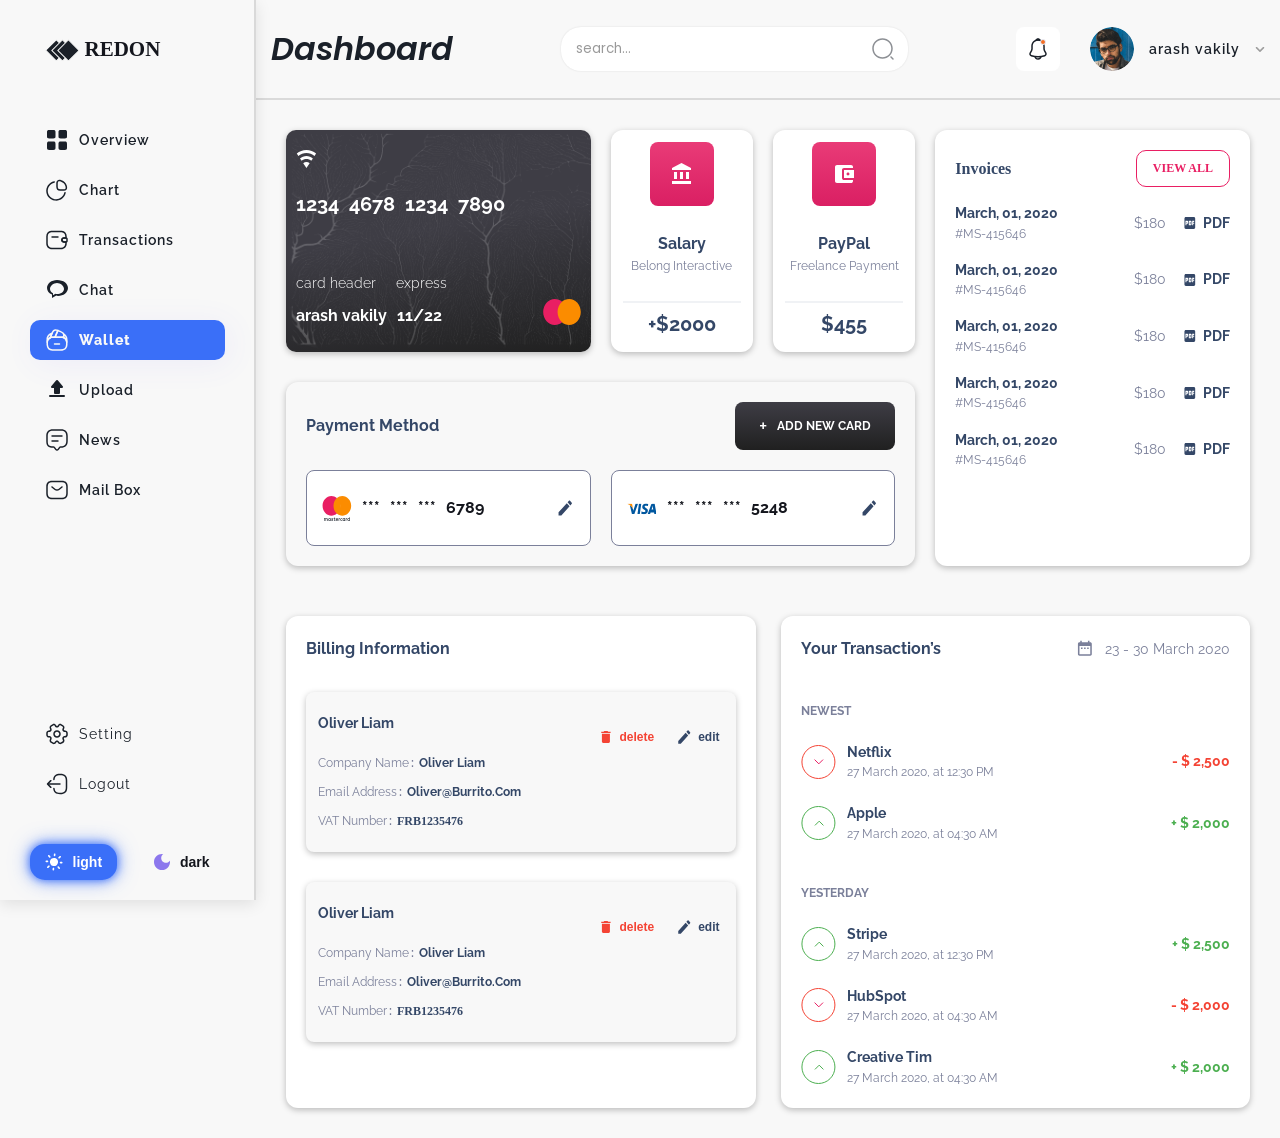
<file: wallet.html>
<!doctype html>
<html lang="en">
<head>
    <meta charset="UTF-8">
    <meta name="viewport"
          content="width=device-width, user-scalable=no, initial-scale=1.0, maximum-scale=1.0, minimum-scale=1.0">
    <meta http-equiv="X-UA-Compatible" content="ie=edge">
    <title>Dashboard-main</title>
    <link rel="stylesheet" href="css/reset.css">
    <link rel="stylesheet" href="css/fonts.css">
    <link rel="stylesheet" href="css/main.css">
    <link rel="stylesheet" href="css/wallet.css">


</head>
<body style="display: grid">
<aside class="aside">
    <div class="aside__logo">
        <svg class="logo__icon" width="35" height="23" viewBox="0 0 35 23" fill="none"
             xmlns="http://www.w3.org/2000/svg">
            <rect x="11.3137" y="0.707107" width="15" height="15" transform="rotate(45 11.3137 0.707107)" fill="#1B2028"
                  stroke="#F8F8F8"/>
            <rect x="17.4559" y="0.849258" width="15" height="15" transform="rotate(45 17.4559 0.849258)" fill="#1B2028"
                  stroke="#F8F8F8"/>
            <rect x="23.4559" y="0.849258" width="15" height="15" transform="rotate(45 23.4559 0.849258)" fill="#1B2028"
                  stroke="#F8F8F8"/>
        </svg>
        <span class="logo__caption">redon</span>
    </div>
    <div class="aside__center">
        <ul class="aside__nav-list">
            <li class="aside__nav-item">
                <a href="index.html" class="aside__nav-link">
                    <svg width="24" height="24" viewBox="0 0 24 24" fill="none" xmlns="http://www.w3.org/2000/svg">
                        <path d="M22 8.52V3.98C22 2.57 21.36 2 19.77 2H15.73C14.14 2 13.5 2.57 13.5 3.98V8.51C13.5 9.93 14.14 10.49 15.73 10.49H19.77C21.36 10.5 22 9.93 22 8.52Z"
                              fill=""/>
                        <path d="M22 19.77V15.73C22 14.14 21.36 13.5 19.77 13.5H15.73C14.14 13.5 13.5 14.14 13.5 15.73V19.77C13.5 21.36 14.14 22 15.73 22H19.77C21.36 22 22 21.36 22 19.77Z"
                              fill=""/>
                        <path d="M10.5 8.52V3.98C10.5 2.57 9.86 2 8.27 2H4.23C2.64 2 2 2.57 2 3.98V8.51C2 9.93 2.64 10.49 4.23 10.49H8.27C9.86 10.5 10.5 9.93 10.5 8.52Z"
                              fill=""/>
                        <path d="M10.5 19.77V15.73C10.5 14.14 9.86 13.5 8.27 13.5H4.23C2.64 13.5 2 14.14 2 15.73V19.77C2 21.36 2.64 22 4.23 22H8.27C9.86 22 10.5 21.36 10.5 19.77Z"
                              fill=""/>
                    </svg>
                    overview
                </a>
            </li>
            <li class="aside__nav-item">
                <a href="chart.html" class="aside__nav-link">
                    <svg width="24" height="24" viewBox="0 0 24 24" fill="none" xmlns="http://www.w3.org/2000/svg">
                        <path d="M18.32 12.75H15C12.51 12.75 11.25 11.34 11.25 8.55002V5.68002C11.25 4.66002 11.37 3.20002 12.43 2.40002C13.32 1.74002 14.6 1.69002 16.49 2.24002C18.97 2.96002 21.04 5.03002 21.76 7.51002C22.31 9.39002 22.26 10.68 21.6 11.56C20.8 12.63 19.34 12.75 18.32 12.75ZM14.28 3.36002C13.87 3.36002 13.55 3.44002 13.34 3.60002C12.95 3.89002 12.76 4.57002 12.76 5.68002V8.56002C12.76 10.8 13.62 11.26 15.01 11.26H18.33C19.43 11.26 20.11 11.07 20.41 10.68C20.76 10.22 20.73 9.30002 20.34 7.95002C19.76 5.98002 18.06 4.27002 16.09 3.70002C15.35 3.47002 14.75 3.36002 14.28 3.36002Z"
                              fill=""/>
                        <path d="M11.07 22.75C10.54 22.75 10 22.71 9.46 22.62C5.37 21.96 2.04 18.64 1.38 14.55C0.530005 9.29002 3.92 4.33002 9.11 3.27002C9.52 3.19002 9.91 3.45002 10 3.85002C10.08 4.26002 9.82 4.65002 9.42 4.74002C5.03 5.64002 2.15 9.84002 2.88 14.31C3.44 17.77 6.25 20.58 9.71 21.14C14.2 21.86 18.39 18.97 19.28 14.56C19.36 14.15 19.76 13.89 20.16 13.97C20.57 14.05 20.83 14.45 20.75 14.85C19.8 19.52 15.72 22.75 11.07 22.75Z"
                              fill=""/>
                    </svg>
                    chart
                </a>
            </li>
            <li class="aside__nav-item">
                <a href="tables.html" class="aside__nav-link">
                    <svg width="24" height="24" viewBox="0 0 24 24" fill="none" xmlns="http://www.w3.org/2000/svg">
                        <path d="M13 9.75H7C6.59 9.75 6.25 9.41 6.25 9C6.25 8.59 6.59 8.25 7 8.25H13C13.41 8.25 13.75 8.59 13.75 9C13.75 9.41 13.41 9.75 13 9.75Z"
                              fill=""/>
                        <path d="M19.0399 14.7999C17.5299 14.7999 16.2499 13.6799 16.1299 12.2399C16.0499 11.4099 16.3499 10.5999 16.9499 10.0099C17.4499 9.48995 18.1599 9.19995 18.9099 9.19995H20.9999C21.9899 9.22995 22.7499 10.0099 22.7499 10.9699V13.03C22.7499 13.99 21.9899 14.7699 21.0299 14.7999H19.0399ZM20.9699 10.7H18.9199C18.5699 10.7 18.2499 10.8299 18.0199 11.0699C17.7299 11.3499 17.5899 11.7299 17.6299 12.1099C17.6799 12.7699 18.3199 13.2999 19.0399 13.2999H20.9999C21.1299 13.2999 21.2499 13.18 21.2499 13.03V10.9699C21.2499 10.8199 21.1299 10.71 20.9699 10.7Z"
                              fill=""/>
                        <path d="M16 21.25H7C3.56 21.25 1.25 18.94 1.25 15.5V8.5C1.25 5.42 3.14998 3.19001 6.09998 2.82001C6.36998 2.78001 6.68 2.75 7 2.75H16C16.24 2.75 16.55 2.76 16.87 2.81C19.82 3.15 21.75 5.39 21.75 8.5V9.95001C21.75 10.36 21.41 10.7 21 10.7H18.92C18.57 10.7 18.25 10.83 18.02 11.07L18.01 11.08C17.73 11.35 17.6 11.72 17.63 12.1C17.68 12.76 18.32 13.29 19.04 13.29H21C21.41 13.29 21.75 13.63 21.75 14.04V15.49C21.75 18.94 19.44 21.25 16 21.25ZM7 4.25C6.76 4.25 6.52999 4.26999 6.29999 4.29999C4.09999 4.57999 2.75 6.18 2.75 8.5V15.5C2.75 18.08 4.42 19.75 7 19.75H16C18.58 19.75 20.25 18.08 20.25 15.5V14.8H19.04C17.53 14.8 16.25 13.68 16.13 12.24C16.05 11.42 16.35 10.6 16.95 10.02C17.47 9.49002 18.17 9.20001 18.92 9.20001H20.25V8.5C20.25 6.16 18.88 4.54998 16.66 4.28998C16.42 4.24998 16.21 4.25 16 4.25H7Z"
                              fill=""/>
                    </svg>
                    transactions
                </a>
            </li>
            <li class="aside__nav-item">
                <a href="chat.html" class="aside__nav-link">
                    <svg xmlns="http://www.w3.org/2000/svg" width="24" height="24" viewBox="0 0 24 24" fill="none">
                        <path d="M12 2C6.48 2 2 5.58 2 10C2 12.93 4.05 15.36 7 16.47V20L11.31 17.6C11.86 17.88 12.42 18 13 18C18.52 18 23 14.42 23 10C23 5.58 18.52 2 12 2ZM12 16C11.45 16 10.91 15.92 10.41 15.76L8 17.17V15.27C6.24 14.41 5 12.87 5 11C5 7.87 8.58 5 12 5C15.42 5 19 7.87 19 11C19 14.13 15.42 16 12 16Z" fill=""/>
                    </svg>
                    chat
                </a>
            </li>
            <li class="aside__nav-item active">
                <a href="wallet.html" class="aside__nav-link">
                    <svg width="24" height="24" viewBox="0 0 24 24" fill="none" xmlns="http://www.w3.org/2000/svg">
                        <path d="M14.5 16.75H9.5C9.09 16.75 8.75 16.41 8.75 16C8.75 15.59 9.09 15.25 9.5 15.25H14.5C14.91 15.25 15.25 15.59 15.25 16C15.25 16.41 14.91 16.75 14.5 16.75Z"
                              fill=""/>
                        <path d="M5.2 10.46C5.01 10.46 4.82 10.38 4.67 10.24C4.46 10.03 4.39 9.7 4.51 9.42L6.37 4.98C6.41 4.89 6.43 4.83 6.46 4.78C7.94 1.37 9.83 0.539999 13.17 1.82C13.36 1.89 13.51 2.04 13.59 2.23C13.67 2.42 13.67 2.63 13.59 2.82L10.66 9.62C10.54 9.89 10.27 10.07 9.97 10.07H7.12C6.55 10.07 6.01 10.18 5.49 10.4C5.4 10.44 5.3 10.46 5.2 10.46ZM10.61 2.75C9.37 2.75 8.61 3.56 7.82 5.4C7.81 5.43 7.79 5.46 7.78 5.49L6.47 8.6C6.69 8.58 6.9 8.57 7.12 8.57H9.47L11.88 2.97C11.41 2.82 10.99 2.75 10.61 2.75Z"
                              fill=""/>
                        <path d="M18.29 10.27C18.22 10.27 18.14 10.26 18.07 10.24C17.7 10.13 17.29 10.07 16.87 10.07H9.96998C9.71998 10.07 9.47998 9.93999 9.33998 9.72999C9.20998 9.51999 9.17998 9.24999 9.27998 9.01999L12.18 2.28999C12.33 1.92999 12.76 1.68999 13.14 1.80999C13.26 1.84999 13.37 1.89999 13.49 1.94999L15.85 2.93999C17.23 3.50999 18.15 4.10999 18.75 4.82999C18.87 4.96999 18.97 5.11999 19.06 5.26999C19.17 5.43999 19.27 5.64999 19.34 5.85999C19.37 5.92999 19.42 6.05999 19.45 6.19999C19.73 7.13999 19.59 8.30999 18.99 9.80999C18.87 10.09 18.59 10.27 18.29 10.27ZM11.11 8.56999H16.88C17.2 8.56999 17.51 8.59999 17.82 8.64999C18.1 7.77999 18.16 7.10999 18 6.56999C17.98 6.47999 17.96 6.43999 17.95 6.39999C17.89 6.23999 17.85 6.14999 17.8 6.06999C17.73 5.95999 17.68 5.86999 17.6 5.77999C17.17 5.25999 16.41 4.77999 15.28 4.31999L13.3 3.48999L11.11 8.56999Z"
                              fill=""/>
                        <path d="M15.9 22.75H8.1C7.82 22.75 7.56 22.73 7.3 22.7C3.79 22.46 1.79 20.46 1.55 16.91C1.52 16.69 1.5 16.42 1.5 16.15V14.2C1.5 11.95 2.84 9.92001 4.91 9.02001C5.61 8.72001 6.36 8.57001 7.13 8.57001H16.89C17.46 8.57001 18.01 8.65001 18.52 8.81001C20.87 9.52001 22.52 11.74 22.52 14.2V16.15C22.52 16.37 22.51 16.58 22.5 16.78C22.28 20.69 20 22.75 15.9 22.75ZM7.12 10.07C6.55 10.07 6.01 10.18 5.49 10.4C3.97 11.06 2.99 12.55 2.99 14.2V16.15C2.99 16.36 3.01 16.57 3.03 16.77C3.22 19.62 4.62 21.02 7.43 21.21C7.68 21.24 7.88 21.26 8.09 21.26H15.89C19.19 21.26 20.81 19.81 20.97 16.71C20.98 16.53 20.99 16.35 20.99 16.15V14.2C20.99 12.39 19.78 10.77 18.06 10.24C17.69 10.13 17.28 10.07 16.86 10.07H7.12Z"
                              fill="#9E9E9E"/>
                        <path d="M2.23999 14.95C1.82999 14.95 1.48999 14.61 1.48999 14.2V11.27C1.48999 8.12 3.71999 5.4 6.79999 4.8C7.06999 4.75 7.34999 4.85 7.52999 5.06C7.69999 5.27 7.74999 5.57 7.63999 5.82L5.88999 10C5.80999 10.18 5.66999 10.32 5.49999 10.4C3.97999 11.06 2.99999 12.55 2.99999 14.2C2.98999 14.61 2.65999 14.95 2.23999 14.95ZM5.59999 6.82C4.31999 7.54 3.38999 8.8 3.09999 10.27C3.53999 9.82 4.04999 9.44 4.62999 9.16L5.59999 6.82Z"
                              fill=""/>
                        <path d="M21.76 14.95C21.35 14.95 21.01 14.61 21.01 14.2C21.01 12.39 19.8 10.77 18.08 10.24C17.88 10.18 17.71 10.04 17.62 9.85001C17.53 9.66001 17.52 9.44001 17.6 9.25001C18.07 8.08001 18.19 7.23001 18 6.57001C17.98 6.48001 17.96 6.44001 17.95 6.40001C17.82 6.11001 17.89 5.77001 18.12 5.55001C18.35 5.33001 18.7 5.28001 18.98 5.43001C21.16 6.57001 22.51 8.81001 22.51 11.27V14.2C22.51 14.61 22.17 14.95 21.76 14.95ZM19.25 9.09001C19.88 9.38001 20.44 9.79001 20.91 10.28C20.72 9.30001 20.25 8.41001 19.56 7.71001C19.51 8.13001 19.41 8.59001 19.25 9.09001Z"
                              fill=""/>
                    </svg>
                    wallet
                </a>
            </li>
            <li class="aside__nav-item">
                <a href="uploade.html" class="aside__nav-link">
                    <svg xmlns="http://www.w3.org/2000/svg" width="24" height="24" viewBox="0 0 24 24" fill="none" stroke="currentColor" stroke-width="2" stroke-linecap="round" stroke-linejoin="round">
                        <path d="M12 3L7 9h3v6h4V9h3z"></path>
                        <path d="M5 18h14"></path>
                    </svg>
                    upload
                </a>
            </li>
            <li class="aside__nav-item">
                <a href="#" class="aside__nav-link">
                    <svg width="24" height="24" viewBox="0 0 24 24" fill="none" xmlns="http://www.w3.org/2000/svg">
                        <path d="M12 22.81C11.31 22.81 10.66 22.46 10.2 21.85L8.7 19.85C8.67 19.81 8.55 19.76 8.5 19.75H8C3.83 19.75 1.25 18.62 1.25 13V8C1.25 3.58 3.58 1.25 8 1.25H16C20.42 1.25 22.75 3.58 22.75 8V13C22.75 17.42 20.42 19.75 16 19.75H15.5C15.42 19.75 15.35 19.79 15.3 19.85L13.8 21.85C13.34 22.46 12.69 22.81 12 22.81ZM8 2.75C4.42 2.75 2.75 4.42 2.75 8V13C2.75 17.52 4.3 18.25 8 18.25H8.5C9.01 18.25 9.59 18.54 9.9 18.95L11.4 20.95C11.75 21.41 12.25 21.41 12.6 20.95L14.1 18.95C14.43 18.51 14.95 18.25 15.5 18.25H16C19.58 18.25 21.25 16.58 21.25 13V8C21.25 4.42 19.58 2.75 16 2.75H8Z"
                              fill=""/>
                        <path d="M17 8.75H7C6.59 8.75 6.25 8.41 6.25 8C6.25 7.59 6.59 7.25 7 7.25H17C17.41 7.25 17.75 7.59 17.75 8C17.75 8.41 17.41 8.75 17 8.75Z"
                              fill=""/>
                        <path d="M13 13.75H7C6.59 13.75 6.25 13.41 6.25 13C6.25 12.59 6.59 12.25 7 12.25H13C13.41 12.25 13.75 12.59 13.75 13C13.75 13.41 13.41 13.75 13 13.75Z"
                              fill=""/>
                    </svg>
                    news
                </a>
            </li>
            <li class="aside__nav-item">
                <a href="mailBox.html" class="aside__nav-link">
                    <svg width="24" height="24" viewBox="0 0 24 24" fill="none" xmlns="http://www.w3.org/2000/svg">
                        <path d="M17 21.25H7C3.35 21.25 1.25 19.15 1.25 15.5V8.5C1.25 4.85 3.35 2.75 7 2.75H17C20.65 2.75 22.75 4.85 22.75 8.5V15.5C22.75 19.15 20.65 21.25 17 21.25ZM7 4.25C4.14 4.25 2.75 5.64 2.75 8.5V15.5C2.75 18.36 4.14 19.75 7 19.75H17C19.86 19.75 21.25 18.36 21.25 15.5V8.5C21.25 5.64 19.86 4.25 17 4.25H7Z"
                              fill=""/>
                        <path d="M11.9998 12.87C11.1598 12.87 10.3098 12.61 9.65978 12.08L6.52978 9.57997C6.20978 9.31997 6.14978 8.84997 6.40978 8.52997C6.66978 8.20997 7.13978 8.14997 7.45978 8.40997L10.5898 10.91C11.3498 11.52 12.6398 11.52 13.3998 10.91L16.5298 8.40997C16.8498 8.14997 17.3298 8.19997 17.5798 8.52997C17.8398 8.84997 17.7898 9.32997 17.4598 9.57997L14.3298 12.08C13.6898 12.61 12.8398 12.87 11.9998 12.87Z"
                              fill=""/>
                    </svg>
                    mail box
                </a>
            </li>
        </ul>
        <ul class="aside__menu">
            <li class="aside__menu-item">
                <a href="#" class="aside__menu-link">
                    <svg width="24" height="24" viewBox="0 0 24 24" fill="none" xmlns="http://www.w3.org/2000/svg">
                        <path d="M12 15.75C9.93 15.75 8.25 14.07 8.25 12C8.25 9.93 9.93 8.25 12 8.25C14.07 8.25 15.75 9.93 15.75 12C15.75 14.07 14.07 15.75 12 15.75ZM12 9.75C10.76 9.75 9.75 10.76 9.75 12C9.75 13.24 10.76 14.25 12 14.25C13.24 14.25 14.25 13.24 14.25 12C14.25 10.76 13.24 9.75 12 9.75Z"
                              fill=""/>
                        <path d="M15.21 22.19C15 22.19 14.79 22.16 14.58 22.11C13.96 21.94 13.44 21.55 13.11 21L12.99 20.8C12.4 19.78 11.59 19.78 11 20.8L10.89 20.99C10.56 21.55 10.04 21.95 9.42 22.11C8.79 22.28 8.14 22.19 7.59 21.86L5.87 20.87C5.26 20.52 4.82 19.95 4.63 19.26C4.45 18.57 4.54 17.86 4.89 17.25C5.18 16.74 5.26 16.28 5.09 15.99C4.92 15.7 4.49 15.53 3.9 15.53C2.44 15.53 1.25 14.34 1.25 12.88V11.12C1.25 9.66004 2.44 8.47004 3.9 8.47004C4.49 8.47004 4.92 8.30004 5.09 8.01004C5.26 7.72004 5.19 7.26004 4.89 6.75004C4.54 6.14004 4.45 5.42004 4.63 4.74004C4.81 4.05004 5.25 3.48004 5.87 3.13004L7.6 2.14004C8.73 1.47004 10.22 1.86004 10.9 3.01004L11.02 3.21004C11.61 4.23004 12.42 4.23004 13.01 3.21004L13.12 3.02004C13.8 1.86004 15.29 1.47004 16.43 2.15004L18.15 3.14004C18.76 3.49004 19.2 4.06004 19.39 4.75004C19.57 5.44004 19.48 6.15004 19.13 6.76004C18.84 7.27004 18.76 7.73004 18.93 8.02004C19.1 8.31004 19.53 8.48004 20.12 8.48004C21.58 8.48004 22.77 9.67004 22.77 11.13V12.89C22.77 14.35 21.58 15.54 20.12 15.54C19.53 15.54 19.1 15.71 18.93 16C18.76 16.29 18.83 16.75 19.13 17.26C19.48 17.87 19.58 18.59 19.39 19.27C19.21 19.96 18.77 20.53 18.15 20.88L16.42 21.87C16.04 22.08 15.63 22.19 15.21 22.19ZM12 18.49C12.89 18.49 13.72 19.05 14.29 20.04L14.4 20.23C14.52 20.44 14.72 20.59 14.96 20.65C15.2 20.71 15.44 20.68 15.64 20.56L17.37 19.56C17.63 19.41 17.83 19.16 17.91 18.86C17.99 18.56 17.95 18.25 17.8 17.99C17.23 17.01 17.16 16 17.6 15.23C18.04 14.46 18.95 14.02 20.09 14.02C20.73 14.02 21.24 13.51 21.24 12.87V11.11C21.24 10.48 20.73 9.96004 20.09 9.96004C18.95 9.96004 18.04 9.52004 17.6 8.75004C17.16 7.98004 17.23 6.97004 17.8 5.99004C17.95 5.73004 17.99 5.42004 17.91 5.12004C17.83 4.82004 17.64 4.58004 17.38 4.42004L15.65 3.43004C15.22 3.17004 14.65 3.32004 14.39 3.76004L14.28 3.95004C13.71 4.94004 12.88 5.50004 11.99 5.50004C11.1 5.50004 10.27 4.94004 9.7 3.95004L9.59 3.75004C9.34 3.33004 8.78 3.18004 8.35 3.43004L6.62 4.43004C6.36 4.58004 6.16 4.83004 6.08 5.13004C6 5.43004 6.04 5.74004 6.19 6.00004C6.76 6.98004 6.83 7.99004 6.39 8.76004C5.95 9.53004 5.04 9.97004 3.9 9.97004C3.26 9.97004 2.75 10.48 2.75 11.12V12.88C2.75 13.51 3.26 14.03 3.9 14.03C5.04 14.03 5.95 14.47 6.39 15.24C6.83 16.01 6.76 17.02 6.19 18C6.04 18.26 6 18.57 6.08 18.87C6.16 19.17 6.35 19.41 6.61 19.57L8.34 20.56C8.55 20.69 8.8 20.72 9.03 20.66C9.27 20.6 9.47 20.44 9.6 20.23L9.71 20.04C10.28 19.06 11.11 18.49 12 18.49Z"
                              fill=""/>
                    </svg>
                    setting
                </a>
            </li>
            <li class="aside__menu-item">
                <a href="#" class="aside__menu-link">
                    <svg width="24" height="24" viewBox="0 0 24 24" fill="none" xmlns="http://www.w3.org/2000/svg">
                        <path d="M15.24 22.27H15.11C10.67 22.27 8.53002 20.52 8.16002 16.6C8.12002 16.19 8.42002 15.82 8.84002 15.78C9.24002 15.74 9.62002 16.05 9.66002 16.46C9.95002 19.6 11.43 20.77 15.12 20.77H15.25C19.32 20.77 20.76 19.33 20.76 15.26V8.73998C20.76 4.66998 19.32 3.22998 15.25 3.22998H15.12C11.41 3.22998 9.93002 4.41998 9.66002 7.61998C9.61002 8.02998 9.26002 8.33998 8.84002 8.29998C8.42002 8.26998 8.12001 7.89998 8.15001 7.48998C8.49001 3.50998 10.64 1.72998 15.11 1.72998H15.24C20.15 1.72998 22.25 3.82998 22.25 8.73998V15.26C22.25 20.17 20.15 22.27 15.24 22.27Z"
                              fill=""/>
                        <path d="M15 12.75H3.62C3.21 12.75 2.87 12.41 2.87 12C2.87 11.59 3.21 11.25 3.62 11.25H15C15.41 11.25 15.75 11.59 15.75 12C15.75 12.41 15.41 12.75 15 12.75Z"
                              fill=""/>
                        <path d="M5.85 16.1C5.66 16.1 5.47 16.03 5.32 15.88L1.97 12.53C1.68 12.24 1.68 11.76 1.97 11.47L5.32 8.11997C5.61 7.82997 6.09 7.82997 6.38 8.11997C6.67 8.40997 6.67 8.88997 6.38 9.17997L3.56 12L6.38 14.82C6.67 15.11 6.67 15.59 6.38 15.88C6.24 16.03 6.04 16.1 5.85 16.1Z"
                              fill=""/>
                    </svg>
                    logout
                </a>
            </li>
        </ul>
    </div>
    <div class="aside__btns">
        <button class="aside__btn light">
            <svg width="18" height="18" viewBox="0 0 18 18" fill="none" xmlns="http://www.w3.org/2000/svg">
                <path d="M9 4.90909C6.74182 4.90909 4.90909 6.74182 4.90909 9C4.90909 11.2582 6.74182 13.0909 9 13.0909C11.2582 13.0909 13.0909 11.2582 13.0909 9C13.0909 6.74182 11.2582 4.90909 9 4.90909ZM0.818182 9.81818H2.45455C2.90455 9.81818 3.27273 9.45 3.27273 9C3.27273 8.55 2.90455 8.18182 2.45455 8.18182H0.818182C0.368182 8.18182 0 8.55 0 9C0 9.45 0.368182 9.81818 0.818182 9.81818ZM15.5455 9.81818H17.1818C17.6318 9.81818 18 9.45 18 9C18 8.55 17.6318 8.18182 17.1818 8.18182H15.5455C15.0955 8.18182 14.7273 8.55 14.7273 9C14.7273 9.45 15.0955 9.81818 15.5455 9.81818ZM8.18182 0.818182V2.45455C8.18182 2.90455 8.55 3.27273 9 3.27273C9.45 3.27273 9.81818 2.90455 9.81818 2.45455V0.818182C9.81818 0.368182 9.45 0 9 0C8.55 0 8.18182 0.368182 8.18182 0.818182ZM8.18182 15.5455V17.1818C8.18182 17.6318 8.55 18 9 18C9.45 18 9.81818 17.6318 9.81818 17.1818V15.5455C9.81818 15.0955 9.45 14.7273 9 14.7273C8.55 14.7273 8.18182 15.0955 8.18182 15.5455ZM4.08273 2.92909C4.00703 2.85324 3.91713 2.79307 3.81815 2.75201C3.71917 2.71095 3.61307 2.68982 3.50591 2.68982C3.39875 2.68982 3.29265 2.71095 3.19367 2.75201C3.09469 2.79307 3.00478 2.85324 2.92909 2.92909C2.85324 3.00478 2.79307 3.09469 2.75201 3.19367C2.71095 3.29265 2.68982 3.39875 2.68982 3.50591C2.68982 3.61307 2.71095 3.71917 2.75201 3.81815C2.79307 3.91713 2.85324 4.00703 2.92909 4.08273L3.79636 4.95C4.11545 5.26909 4.63909 5.26909 4.95 4.95C5.26091 4.63091 5.26909 4.10727 4.95 3.79636L4.08273 2.92909ZM14.2036 13.05C14.1279 12.9742 14.038 12.914 13.9391 12.8729C13.8401 12.8319 13.734 12.8107 13.6268 12.8107C13.5197 12.8107 13.4136 12.8319 13.3146 12.8729C13.2156 12.914 13.1257 12.9742 13.05 13.05C12.9742 13.1257 12.914 13.2156 12.8729 13.3146C12.8319 13.4136 12.8107 13.5197 12.8107 13.6268C12.8107 13.734 12.8319 13.8401 12.8729 13.9391C12.914 14.038 12.9742 14.1279 13.05 14.2036L13.9173 15.0709C14.2364 15.39 14.76 15.39 15.0709 15.0709C15.1468 14.9952 15.2069 14.9053 15.248 14.8063C15.289 14.7074 15.3102 14.6012 15.3102 14.4941C15.3102 14.3869 15.289 14.2808 15.248 14.1819C15.2069 14.0829 15.1468 13.993 15.0709 13.9173L14.2036 13.05ZM15.0709 4.08273C15.1468 4.00703 15.2069 3.91713 15.248 3.81815C15.289 3.71917 15.3102 3.61307 15.3102 3.50591C15.3102 3.39875 15.289 3.29265 15.248 3.19367C15.2069 3.09469 15.1468 3.00478 15.0709 2.92909C14.9952 2.85324 14.9053 2.79307 14.8063 2.75201C14.7074 2.71095 14.6012 2.68982 14.4941 2.68982C14.3869 2.68982 14.2808 2.71095 14.1819 2.75201C14.0829 2.79307 13.993 2.85324 13.9173 2.92909L13.05 3.79636C12.7309 4.11545 12.7309 4.63909 13.05 4.95C13.3691 5.26091 13.8927 5.26909 14.2036 4.95L15.0709 4.08273ZM4.95 14.2036C5.02585 14.1279 5.08602 14.038 5.12708 13.9391C5.16814 13.8401 5.18927 13.734 5.18927 13.6268C5.18927 13.5197 5.16814 13.4136 5.12708 13.3146C5.08602 13.2156 5.02585 13.1257 4.95 13.05C4.87431 12.9742 4.7844 12.914 4.68542 12.8729C4.58644 12.8319 4.48034 12.8107 4.37318 12.8107C4.26603 12.8107 4.15992 12.8319 4.06094 12.8729C3.96197 12.914 3.87206 12.9742 3.79636 13.05L2.92909 13.9173C2.61 14.2364 2.61 14.76 2.92909 15.0709C3.24818 15.3818 3.77182 15.39 4.08273 15.0709L4.95 14.2036Z"
                      fill=""/>
            </svg>
            light
        </button>
        <button class="aside__btn dark">
            <svg width="16" height="16" viewBox="0 0 16 16" fill="none" xmlns="http://www.w3.org/2000/svg">
                <path d="M8 16C5.77778 16 3.88889 15.2222 2.33333 13.6667C0.777778 12.1111 0 10.2222 0 8C0 5.77778 0.777778 3.88889 2.33333 2.33333C3.88889 0.777778 5.77778 0 8 0C8.20741 0 8.41126 0.00740749 8.61156 0.0222223C8.81185 0.0370371 9.008 0.0592592 9.2 0.0888888C8.59259 0.518518 8.10726 1.07793 7.744 1.76711C7.38074 2.4563 7.19941 3.20059 7.2 4C7.2 5.33333 7.66667 6.46667 8.6 7.4C9.53333 8.33333 10.6667 8.8 12 8.8C12.8148 8.8 13.563 8.61837 14.2444 8.25511C14.9259 7.89185 15.4815 7.40681 15.9111 6.8C15.9407 6.99259 15.963 7.18874 15.9778 7.38844C15.9926 7.58815 16 7.792 16 8C16 10.2222 15.2222 12.1111 13.6667 13.6667C12.1111 15.2222 10.2222 16 8 16Z"
                      fill="#8C77ED"/>
            </svg>
            dark
        </button>
    </div>
</aside>

<header class="header">
    <div class="mobile-icon">
        <svg width="51" height="48" viewBox="0 0 51 48" fill="none" xmlns="http://www.w3.org/2000/svg">
            <rect x="1.5" width="48" height="48" rx="12" stroke="" stroke-width="2"/>
            <path d="M31.04 20.31C31.6924 20.31 32.3181 20.0508 32.7795 19.5895C33.2408 19.1282 33.5 18.5024 33.5 17.85C33.5 17.1976 33.2408 16.5719 32.7795 16.1105C32.3181 15.6492 31.6924 15.39 31.04 15.39C30.3876 15.39 29.7619 15.6492 29.3005 16.1105C28.8392 16.5719 28.58 17.1976 28.58 17.85C28.58 18.5024 28.8392 19.1282 29.3005 19.5895C29.7619 20.0508 30.3876 20.31 31.04 20.31ZM19.96 20.31C20.6124 20.31 21.2381 20.0508 21.6995 19.5895C22.1608 19.1282 22.42 18.5024 22.42 17.85C22.42 17.1976 22.1608 16.5719 21.6995 16.1105C21.2381 15.6492 20.6124 15.39 19.96 15.39C19.3076 15.39 18.6819 15.6492 18.2205 16.1105C17.7592 16.5719 17.5 17.1976 17.5 17.85C17.5 18.5024 17.7592 19.1282 18.2205 19.5895C18.6819 20.0508 19.3076 20.31 19.96 20.31ZM31.04 32.61C31.3631 32.61 31.6829 32.5464 31.9814 32.4228C32.2799 32.2991 32.551 32.1179 32.7795 31.8895C33.0079 31.6611 33.1891 31.3899 33.3127 31.0914C33.4364 30.793 33.5 30.4731 33.5 30.15C33.5 29.827 33.4364 29.5071 33.3127 29.2086C33.1891 28.9102 33.0079 28.639 32.7795 28.4105C32.551 28.1821 32.2799 28.0009 31.9814 27.8773C31.6829 27.7536 31.3631 27.69 31.04 27.69C30.3876 27.69 29.7619 27.9492 29.3005 28.4105C28.8392 28.8719 28.58 29.4976 28.58 30.15C28.58 30.8024 28.8392 31.4282 29.3005 31.8895C29.7619 32.3508 30.3876 32.61 31.04 32.61ZM19.96 32.61C20.2831 32.61 20.6029 32.5464 20.9014 32.4228C21.1999 32.2991 21.4711 32.1179 21.6995 31.8895C21.9279 31.6611 22.1091 31.3899 22.2327 31.0914C22.3564 30.793 22.42 30.4731 22.42 30.15C22.42 29.827 22.3564 29.5071 22.2327 29.2086C22.1091 28.9102 21.9279 28.639 21.6995 28.4105C21.4711 28.1821 21.1999 28.0009 20.9014 27.8773C20.6029 27.7536 20.2831 27.69 19.96 27.69C19.3076 27.69 18.6819 27.9492 18.2205 28.4105C17.7592 28.8719 17.5 29.4976 17.5 30.15C17.5 30.8024 17.7592 31.4282 18.2205 31.8895C18.6819 32.3508 19.3076 32.61 19.96 32.61Z"
                  stroke="" stroke-width="1.5" stroke-miterlimit="10" stroke-linecap="round" stroke-linejoin="round"/>
        </svg>
    </div>
    <h1 class="header__title">Dashboard</h1>
    <form class="header-form " action="">
        <input type="text" class="header-form__input" placeholder="search...">
        <button class="header-form__search-btn">
            <svg class="header-form__search-svg" width="24" height="24" viewBox="0 0 24 24" fill="none"
                 xmlns="http://www.w3.org/2000/svg">
                <path d="M11.5 21.75C5.85 21.75 1.25 17.15 1.25 11.5C1.25 5.85 5.85 1.25 11.5 1.25C17.15 1.25 21.75 5.85 21.75 11.5C21.75 17.15 17.15 21.75 11.5 21.75ZM11.5 2.75C6.67 2.75 2.75 6.68 2.75 11.5C2.75 16.32 6.67 20.25 11.5 20.25C16.33 20.25 20.25 16.32 20.25 11.5C20.25 6.68 16.33 2.75 11.5 2.75Z"
                      fill="#1A2029" fill-opacity="0.5"/>
                <path d="M22.0004 22.7502C21.8104 22.7502 21.6204 22.6802 21.4704 22.5302L19.4704 20.5302C19.1804 20.2402 19.1804 19.7602 19.4704 19.4702C19.7604 19.1802 20.2404 19.1802 20.5304 19.4702L22.5304 21.4702C22.8204 21.7602 22.8204 22.2402 22.5304 22.5302C22.3804 22.6802 22.1904 22.7502 22.0004 22.7502Z"
                      fill="#1A2029" fill-opacity="0.5"/>
            </svg>
        </button>
        <div class="header-form__suggestion-wrapper">
            <ul class="header-form__suggestion-list">
                <!--<li class="header-form__suggestion-item">
                    item-2
                    <span class="header-form__suggestion-item-btn">
                        +
                    </span>
                </li>-->
            </ul>
        </div>
    </form>
    <div class="account">
        <div class="account__massage">
            <button class="account__massage-btn">
                <svg width="24" height="24" viewBox="0 0 24 24" fill="none" xmlns="http://www.w3.org/2000/svg">
                    <rect width="24" height="24" fill=""/>
                    <path d="M12.0201 20.53C9.69011 20.53 7.36011 20.16 5.15011 19.42C4.31011 19.13 3.67011 18.54 3.39011 17.77C3.10011 17 3.20011 16.15 3.66011 15.39L4.81011 13.48C5.05011 13.08 5.27011 12.28 5.27011 11.81V8.92004C5.27011 5.20004 8.30011 2.17004 12.0201 2.17004C15.7401 2.17004 18.7701 5.20004 18.7701 8.92004V11.81C18.7701 12.27 18.9901 13.08 19.2301 13.49L20.3701 15.39C20.8001 16.11 20.8801 16.98 20.5901 17.77C20.3001 18.56 19.6701 19.16 18.8801 19.42C16.6801 20.16 14.3501 20.53 12.0201 20.53ZM12.0201 3.67004C9.13011 3.67004 6.77011 6.02004 6.77011 8.92004V11.81C6.77011 12.54 6.47011 13.62 6.10011 14.25L4.95011 16.16C4.73011 16.53 4.67011 16.92 4.80011 17.25C4.92011 17.59 5.22011 17.85 5.63011 17.99C9.81011 19.39 14.2401 19.39 18.4201 17.99C18.7801 17.87 19.0601 17.6 19.1901 17.24C19.3201 16.88 19.2901 16.49 19.0901 16.16L17.9401 14.25C17.5601 13.6 17.2701 12.53 17.2701 11.8V8.92004C17.2701 6.02004 14.9201 3.67004 12.0201 3.67004Z"
                          fill=""/>
                    <path d="M13.8801 3.94005C13.8101 3.94005 13.7401 3.93005 13.6701 3.91005C13.3801 3.83005 13.1001 3.77005 12.8301 3.73005C11.9801 3.62005 11.1601 3.68005 10.3901 3.91005C10.1101 4.00005 9.81011 3.91005 9.62011 3.70005C9.43011 3.49005 9.37011 3.19005 9.48011 2.92005C9.89011 1.87005 10.8901 1.18005 12.0301 1.18005C13.1701 1.18005 14.1701 1.86005 14.5801 2.92005C14.6801 3.19005 14.6301 3.49005 14.4401 3.70005C14.2901 3.86005 14.0801 3.94005 13.8801 3.94005Z"
                          fill=""/>
                    <path d="M12.02 22.8101C11.03 22.8101 10.07 22.4101 9.37002 21.7101C8.67002 21.0101 8.27002 20.0501 8.27002 19.0601H9.77002C9.77002 19.6501 10.01 20.2301 10.43 20.6501C10.85 21.0701 11.43 21.3101 12.02 21.3101C13.26 21.3101 14.27 20.3001 14.27 19.0601H15.77C15.77 21.1301 14.09 22.8101 12.02 22.8101Z"
                          fill=""/>
                    <circle cx="17" cy="5" r="2.5" fill="#F46D22" stroke="#E6EFFE"/>
                </svg>
            </button>
            <div class="account__massage-wrapper">
                <ul class="account__massage-list">
                    <li class="account__massage-item">
                        <a class="account__massage-link" href="#">massage</a>
                    </li>
                    <li class="account__massage-item">
                        <a class="account__massage-link" href="#">massage</a>
                    </li>
                    <li class="account__massage-item">
                        <a class="account__massage-link" href="#">massage</a>
                    </li>
                </ul>
            </div>
        </div>
        <div class="account__email">
            <button class="email__btn">
                <img class="account__image" src="images/email/arash.png">
                <div class="email__name">
                    <span class="email__fName">arash</span>
                    <span class="email__lName">vakily</span>
                </div>
                <svg width="10" height="6" viewBox="0 0 10 6" fill="none" xmlns="http://www.w3.org/2000/svg">
                    <path d="M4.99997 5.91001C4.80997 5.91001 4.61997 5.84001 4.46997 5.69001L0.939973 2.16001C0.649973 1.87001 0.649973 1.39001 0.939973 1.10001C1.22997 0.810007 1.70997 0.810007 1.99997 1.10001L4.99997 4.10001L7.99997 1.10001C8.28997 0.810007 8.76997 0.810007 9.05997 1.10001C9.34997 1.39001 9.34997 1.87001 9.05997 2.16001L5.52997 5.69001C5.37997 5.84001 5.18997 5.91001 4.99997 5.91001Z"
                          fill="#9E9E9E"/>
                </svg>
            </button>
            <form class="email-form" action="">
                <input class="email-input" type="text" placeholder="search...">
                <button class="email-input__btn">
                    <svg width="25" height="26" viewBox="0 0 25 26" fill="none" xmlns="http://www.w3.org/2000/svg">
                        <path d="M16.4115 15.349H15.5885L15.2969 15.0677C16.3177 13.8802 16.9323 12.3385 16.9323 10.6615C16.9323 6.92187 13.901 3.89062 10.1615 3.89062C6.42187 3.89062 3.39062 6.92187 3.39062 10.6615C3.39062 14.401 6.42187 17.4323 10.1615 17.4323C11.8385 17.4323 13.3802 16.8177 14.5677 15.7969L14.849 16.0885V16.9115L20.0573 22.1094L21.6094 20.5573L16.4115 15.349ZM10.1615 15.349C7.56771 15.349 5.47396 13.2552 5.47396 10.6615C5.47396 8.06771 7.56771 5.97396 10.1615 5.97396C12.7552 5.97396 14.849 8.06771 14.849 10.6615C14.849 13.2552 12.7552 15.349 10.1615 15.349Z"
                              fill="#B6BFC8"/>
                    </svg>
                </button>
                <div class="email-suggestion-wrapper">
                    <ul class="email-suggestion-list">
                        <!--<li class="email-suggestion-item">
                            <a href="#" class="email-suggestion-link">
                                <img class="email-suggestion-link__image" src="images/email/adel.png">
                                <div class="email-suggestion-link__information">
                                    <span class="email-suggestion-link__username">test1</span>
                                    <span class="email-suggestion-link__email">test2</span>
                                </div>
                            </a>
                        </li>-->
                    </ul>
                </div>
            </form>
        </div>
    </div>
</header>

<main class="main">
    <section class="section-top">
        <div class="wallet">
            <div class="wallet_top">
                <div class="wallet_cart">
                    <div class="wallet-cart_top">
                        <svg width="21" height="18" viewBox="0 0 21 18" fill="none" xmlns="http://www.w3.org/2000/svg">
                            <path d="M10.4342 18L13.6566 13.2C12.7615 12.45 11.6426 12 10.4342 12C9.22575 12 8.10685 12.45 7.21172 13.2L10.4342 18ZM10.4342 0C6.80892 0 3.46116 1.34 0.766846 3.6L2.37807 6C4.61587 4.12 7.40865 3 10.4342 3C13.4597 3 16.2525 4.12 18.4903 6L20.1015 3.6C17.4072 1.34 14.0594 0 10.4342 0ZM10.4342 6C8.01733 6 5.78848 6.89 3.98928 8.4L5.6005 10.8C6.94319 9.67 8.61707 9 10.4342 9C12.2513 9 13.9251 9.67 15.2678 10.8L16.879 8.4C15.0798 6.89 12.851 6 10.4342 6Z" fill="white"></path>
                        </svg>
                        <div class="wallet_number-cart">
                            <span>1234</span>
                            <span>4678</span>
                            <span>1234</span>
                            <span>7890</span>
                        </div>
                    </div>
                    <div class="wallet-cart_bottom">
                        <div class="wallet-cart_header">
                            <span>card header</span>
                            <span>express</span>
                        </div>
                        <div class="wallet-cart_details">
                            <span>arash vakily</span>
                            <span>11/22</span>
                            <svg width="38" height="33" viewBox="0 0 38 33" fill="none" xmlns="http://www.w3.org/2000/svg">
                                <path d="M24.0559 2.78101H13.8821V23.2192H24.0559V2.78101Z" fill="#FB8C00"></path>
                                <path d="M14.5605 13C14.5605 8.84757 16.3063 5.16214 18.9852 2.78091C17.0137 1.04757 14.5267 0 11.8139 0C5.38753 0 0.187744 5.81424 0.187744 13C0.187744 20.1858 5.38753 26 11.8139 26C14.5267 26 17.0137 24.9524 18.9852 23.2191C16.3026 20.8715 14.5605 17.1524 14.5605 13Z" fill="#E91F63"></path>
                                <path d="M37.7829 13C37.7829 20.1858 32.5831 26 26.1567 26C23.4439 26 20.9569 24.9524 18.9854 23.2191C21.6981 20.8337 23.4101 17.1524 23.4101 13C23.4101 8.84757 21.6643 5.16214 18.9854 2.78091C20.9531 1.04757 23.4402 0 26.1529 0C32.5831 0 37.7829 5.8521 37.7829 13Z" fill="#FB8C00"></path>
                            </svg>
                        </div>
                    </div>
                </div>
                <div class="wallet_cards">
                    <div class="wallet_card">
                        <span class="wallet-card_icon">
                            <svg width="24" height="24" viewBox="0 0 24 24" fill="none" xmlns="http://www.w3.org/2000/svg">
                                <path d="M11.5 1L2 6V8H21V6L11.5 1ZM16 10V17H19V10H16ZM2 22H21V19H2V22ZM10 10V17H13V10H10ZM4 10V17H7V10H4Z" fill="white"></path>
                            </svg>
                        </span>
                        <div class="wallet-card_center">
                            <h5>Salary</h5>
                            <span>Belong Interactive</span>
                        </div>
                        <div class="wallet-card_footer">
                            <div class="wallet-card_line"></div>
                            <div class="wallet-card_price">+$2000</div>
                        </div>
                    </div>
                    <div class="wallet_card">
                        <span class="wallet-card_icon">
                            <svg width="24" height="24" viewBox="0 0 24 24" fill="none" xmlns="http://www.w3.org/2000/svg">
                                <path d="M21 18V19C21 19.5304 20.7893 20.0391 20.4142 20.4142C20.0391 20.7893 19.5304 21 19 21H5C3.89 21 3 20.1 3 19V5C3 4.46957 3.21071 3.96086 3.58579 3.58579C3.96086 3.21071 4.46957 3 5 3H19C19.5304 3 20.0391 3.21071 20.4142 3.58579C20.7893 3.96086 21 4.46957 21 5V6H12C10.89 6 10 6.9 10 8V16C10 16.5304 10.2107 17.0391 10.5858 17.4142C10.9609 17.7893 11.4696 18 12 18H21ZM12 16H22V8H12V16ZM16 13.5C15.6022 13.5 15.2206 13.342 14.9393 13.0607C14.658 12.7794 14.5 12.3978 14.5 12C14.5 11.6022 14.658 11.2206 14.9393 10.9393C15.2206 10.658 15.6022 10.5 16 10.5C16.3978 10.5 16.7794 10.658 17.0607 10.9393C17.342 11.2206 17.5 11.6022 17.5 12C17.5 12.3978 17.342 12.7794 17.0607 13.0607C16.7794 13.342 16.3978 13.5 16 13.5Z" fill="white"></path>
                            </svg>
                        </span>
                        <div class="wallet-card_center">
                            <h5>PayPal</h5>
                            <span>Freelance Payment</span>
                        </div>
                        <div class="wallet-card_footer">
                            <div class="wallet-card_line"></div>
                            <div class="wallet-card_price">$455</div>
                        </div>
                    </div>
                </div>
            </div>
            <div class="wallet_bottom">
                <div class="wallet-bottom_header">
                    <h5>Payment Method</h5>
                    <button>
                        <span>+</span>
                        <span>ADD NEW CARD</span>
                    </button>
                </div>
                <div class="wallet-bottom_cards">
                    <div class="wallet-bottom_card">
                        <svg class="circle-svg" width="30" height="25" viewBox="0 0 30 25" fill="none" xmlns="http://www.w3.org/2000/svg">
                            <path d="M18.7332 2.10669H10.9883V17.5902H18.7332V2.10669Z" fill="#FB8C00"></path>
                            <path d="M11.5047 9.84848C11.5047 6.70271 12.8337 3.91071 14.873 2.10675C13.3722 0.793616 11.4789 0 9.41378 0C4.52163 0 0.563232 4.40473 0.563232 9.84848C0.563232 15.2922 4.52163 19.697 9.41378 19.697C11.4789 19.697 13.3722 18.9034 14.873 17.5902C12.8308 15.8118 11.5047 12.9943 11.5047 9.84848Z" fill="#E91F63"></path>
                            <path d="M29.1829 9.84848C29.1829 15.2922 25.2245 19.697 20.3323 19.697C18.2672 19.697 16.3739 18.9034 14.873 17.5902C16.9382 15.7831 18.2414 12.9943 18.2414 9.84848C18.2414 6.70271 16.9124 3.91071 14.873 2.10675C16.3711 0.793616 18.2643 0 20.3294 0C25.2245 0 29.1829 4.43341 29.1829 9.84848Z" fill="#FB8C00"></path>
                            <path d="M5.75052 24.9451V23.286C5.75052 22.6513 5.40681 22.2357 4.81677 22.2357C4.52175 22.2357 4.20096 22.3453 3.98041 22.7061C3.80855 22.4033 3.56223 22.2357 3.19274 22.2357C2.94641 22.2357 2.70008 22.3195 2.50531 22.6223V22.2905H1.98975V24.9451H2.50531V23.4793C2.50531 23.0089 2.72586 22.7866 3.06957 22.7866C3.41329 22.7866 3.58514 23.0347 3.58514 23.4793V24.9451H4.10071V23.4793C4.10071 23.0089 4.34703 22.7866 4.66497 22.7866C5.00868 22.7866 5.18054 23.0347 5.18054 23.4793V24.9451H5.75052ZM13.3981 22.2905H12.5617V21.4883H12.0462V22.2905H11.5793V22.8156H12.0462V24.0334C12.0462 24.6423 12.2667 24.9999 12.8568 24.9999C13.0773 24.9999 13.3236 24.9161 13.4955 24.8066L13.3465 24.3072C13.1976 24.4168 13.0258 24.4458 12.9026 24.4458C12.6563 24.4458 12.5589 24.2783 12.5589 24.0044V22.8156H13.3952V22.2905H13.3981ZM17.7747 22.2325C17.4797 22.2325 17.282 22.4 17.1589 22.6191V22.2873H16.6433V24.9419H17.1589V23.4471C17.1589 23.0057 17.3307 22.7544 17.6515 22.7544C17.7489 22.7544 17.8721 22.7834 17.9723 22.8092L18.1213 22.2551C18.0182 22.2325 17.8721 22.2325 17.7747 22.2325ZM11.1611 22.5096C10.9148 22.3163 10.5711 22.2325 10.2016 22.2325C9.61155 22.2325 9.21915 22.5643 9.21915 23.0895C9.21915 23.5308 9.51417 23.7821 10.0297 23.8627L10.2761 23.8917C10.5453 23.9464 10.6942 24.0302 10.6942 24.1687C10.6942 24.362 10.4966 24.5005 10.1529 24.5005C9.80919 24.5005 9.53708 24.362 9.36522 24.2235L9.1189 24.6648C9.38814 24.8871 9.75763 24.9967 10.1271 24.9967C10.8145 24.9967 11.2098 24.6359 11.2098 24.1397C11.2098 23.6694 10.889 23.4213 10.3992 23.3375L10.1529 23.3085C9.93235 23.2795 9.76049 23.2248 9.76049 23.0605C9.76049 22.8672 9.93235 22.7576 10.2045 22.7576C10.4995 22.7576 10.7945 22.8962 10.9434 22.9799L11.1611 22.5096ZM24.8781 22.2325C24.5831 22.2325 24.3854 22.4 24.2623 22.6191V22.2873H23.7467V24.9419H24.2623V23.4471C24.2623 23.0057 24.4341 22.7544 24.7549 22.7544C24.8523 22.7544 24.9755 22.7834 25.0757 22.8092L25.2247 22.2615C25.1244 22.2325 24.9783 22.2325 24.8781 22.2325ZM18.2903 23.6178C18.2903 24.42 18.7829 24.9999 19.5448 24.9999C19.8885 24.9999 20.1349 24.9161 20.3812 24.6971L20.1349 24.2267C19.9372 24.3942 19.7425 24.4748 19.519 24.4748C19.1009 24.4748 18.8058 24.1429 18.8058 23.6178C18.8058 23.1185 19.1009 22.7866 19.519 22.7609C19.7396 22.7609 19.9372 22.8446 20.1349 23.0089L20.3812 22.5386C20.1349 22.3163 19.8885 22.2357 19.5448 22.2357C18.7829 22.2325 18.2903 22.8156 18.2903 23.6178ZM23.0593 23.6178V22.2905H22.5437V22.6223C22.3718 22.3743 22.1255 22.2357 21.8047 22.2357C21.1402 22.2357 20.6246 22.8156 20.6246 23.6178C20.6246 24.42 21.1402 24.9999 21.8047 24.9999C22.1484 24.9999 22.3948 24.8614 22.5437 24.6133V24.9451H23.0593V23.6178ZM21.166 23.6178C21.166 23.1475 21.4352 22.7609 21.8792 22.7609C22.2974 22.7609 22.5924 23.1217 22.5924 23.6178C22.5924 24.0882 22.2974 24.4748 21.8792 24.4748C21.4381 24.4458 21.166 24.085 21.166 23.6178ZM14.9964 22.2325C14.3089 22.2325 13.8163 22.7866 13.8163 23.6146C13.8163 24.4458 14.3089 24.9967 15.0221 24.9967C15.3659 24.9967 15.7096 24.8871 15.9817 24.6359L15.7353 24.2203C15.5377 24.3878 15.2914 24.4973 15.0479 24.4973C14.7271 24.4973 14.4092 24.3298 14.3347 23.8627H16.0791C16.0791 23.7789 16.0791 23.7241 16.0791 23.6404C16.102 22.7866 15.658 22.2325 14.9964 22.2325ZM14.9964 22.7319C15.3172 22.7319 15.5377 22.9542 15.5864 23.3665H14.3576C14.4063 23.0089 14.6269 22.7319 14.9964 22.7319ZM27.8054 23.6178V21.2402H27.2898V22.6223C27.1179 22.3743 26.8716 22.2357 26.5508 22.2357C25.8863 22.2357 25.3707 22.8156 25.3707 23.6178C25.3707 24.42 25.8863 24.9999 26.5508 24.9999C26.8945 24.9999 27.1408 24.8614 27.2898 24.6133V24.9451H27.8054V23.6178ZM25.9121 23.6178C25.9121 23.1475 26.1813 22.7609 26.6253 22.7609C27.0435 22.7609 27.3385 23.1217 27.3385 23.6178C27.3385 24.0882 27.0435 24.4748 26.6253 24.4748C26.1813 24.4458 25.9121 24.085 25.9121 23.6178ZM8.65202 23.6178V22.2905H8.13646V22.6223C7.9646 22.3743 7.71827 22.2357 7.39748 22.2357C6.73297 22.2357 6.2174 22.8156 6.2174 23.6178C6.2174 24.42 6.73297 24.9999 7.39748 24.9999C7.74119 24.9999 7.98751 24.8614 8.13646 24.6133V24.9451H8.65202V23.6178ZM6.73583 23.6178C6.73583 23.1475 7.00507 22.7609 7.44903 22.7609C7.86721 22.7609 8.16223 23.1217 8.16223 23.6178C8.16223 24.0882 7.86721 24.4748 7.44903 24.4748C7.00507 24.4458 6.73583 24.085 6.73583 23.6178Z" fill=""></path>
                        </svg>
                        <div class="wallet-bottom_payment">
                            <span>***</span>
                            <span>***</span>
                            <span>***</span>
                            <span>6789</span>
                        </div>
                        <svg class="edit_svg" width="19" height="20" viewBox="0 0 17 18" fill="none" xmlns="http://www.w3.org/2000/svg">
                            <path d="M14.124 5.27992C14.3856 4.98742 14.3856 4.49992 14.124 4.22242L12.5544 2.46742C12.3062 2.17492 11.8702 2.17492 11.6086 2.46742L10.3744 3.83992L12.8898 6.65242L14.124 5.27992ZM2.24463 12.9374V15.7499H4.76003L12.1788 7.44742L9.66339 4.63492L2.24463 12.9374Z" fill=""></path>
                        </svg>
                    </div>
                    <div class="wallet-bottom_card">
                        <svg width="30" height="25" viewBox="0 0 30 25" xmlns="http://www.w3.org/2000/svg">
                            <g clip-path="url(#c0)">
                                <path d="M12.81 18.03h-2.32l1.45-10.27h2.32L12.81 18.03Z" fill="#00579F"/>
                                <path d="M21.215 8.013c-.458-.208-1.183-.438-2.08-.438-2.29 0-3.902 1.398-3.912 3.396-.019 1.475 1.154 2.294 2.032 2.786.897.502 1.202.83 1.202 1.278 0 .688-.715 1.005-1.383 1.005-.926 0-1.422-.164-2.176-.547l-.305-.165-.325 2.305c.543.284 1.545.536 2.585.547 2.432 0 4.016-1.377 4.035-3.507.01-1.168-.61-2.064-1.945-2.796-.811-.47-1.308-.787-1.308-1.267 0-.437.41-.885 1.325-.905.753-.022 1.307.185 1.727.393l.21.109.315-2.217Z" fill="#00579F"/>
                                <path d="M24.296 14.392c.191-.59.926-2.872.926-2.872l.305-1.983.161.884s.439 2.458.535 2.971h-1.927Zm2.862-6.63h-1.793c-.553 0-.973.185-1.211.852l-3.444 9.415h2.432s.4-1.268.486-1.541h3.476c.067.36.277 1.54.277 1.54h2.147l-1.87-10.266Z" fill="#00579F"/>
                                <path d="M8.555 7.762 6.285 14.763l-.249-1.42c-.42-1.639-1.736-3.42-3.205-4.305l2.08 8.979h2.451L11.007 7.762H8.555Z" fill="#00579F"/>
                                <path d="M4.177 7.762H.447l-.038.207c2.91.852 4.837 2.906 5.629 5.374l-.811-4.718c-.134-.655-.544-.841-1.05-.863Z" fill="#FB8C00"/>
                            </g>
                            <defs>
                                <clipPath id="c0">
                                    <rect width="28.62" height="10.606" fill="#fff" transform="translate(.408 7.576)"/>
                                </clipPath>
                            </defs>
                        </svg>
                        <div class="wallet-bottom_payment">
                            <span>***</span>
                            <span>***</span>
                            <span>***</span>
                            <span>5248</span>
                        </div>
                        <svg class="edit_svg" width="19" height="20" viewBox="0 0 17 18" fill="none" xmlns="http://www.w3.org/2000/svg">
                            <path d="M14.124 5.27992C14.3856 4.98742 14.3856 4.49992 14.124 4.22242L12.5544 2.46742C12.3062 2.17492 11.8702 2.17492 11.6086 2.46742L10.3744 3.83992L12.8898 6.65242L14.124 5.27992ZM2.24463 12.9374V15.7499H4.76003L12.1788 7.44742L9.66339 4.63492L2.24463 12.9374Z" fill=""></path>
                        </svg>
                    </div>
                </div>
            </div>
        </div>
        <div class="invoices">
            <div class="invoices-header">
                <h6>Invoices</h6>
                <a href="#">VIEW ALL</a>
            </div>
            <ul class="invoices-list">
                <li class="invoices-item">
                    <div class="invoices-item_left">
                        <h6 class="invoices-item_title">March, 01, 2020</h6>
                        <span class="invoices-item_subtitle">#MS-415646</span>
                    </div>
                    <div class="invoices-item_right">
                        <span>$180</span>
                        <a href="#">
                            <svg width="17" height="18" viewBox="0 0 17 18" fill="none" xmlns="http://www.w3.org/2000/svg">
                                <path d="M8.81687 7.875H9.48765V10.125H8.81687V7.875ZM5.46301 8.625H6.13378V7.875H5.46301V8.625ZM14.1831 4.5V13.5C14.1831 13.8978 14.0417 14.2794 13.7901 14.5607C13.5385 14.842 13.1973 15 12.8415 15H4.79223C4.43643 15 4.0952 14.842 3.84361 14.5607C3.59202 14.2794 3.45068 13.8978 3.45068 13.5V4.5C3.45068 4.10218 3.59202 3.72064 3.84361 3.43934C4.0952 3.15804 4.43643 3 4.79223 3H12.8415C13.1973 3 13.5385 3.15804 13.7901 3.43934C14.0417 3.72064 14.1831 4.10218 14.1831 4.5ZM7.13994 7.875C7.13994 7.57663 7.03393 7.29048 6.84524 7.0795C6.65655 6.86853 6.40063 6.75 6.13378 6.75H4.45684V11.25H5.46301V9.75H6.13378C6.40063 9.75 6.65655 9.63147 6.84524 9.4205C7.03393 9.20952 7.13994 8.92337 7.13994 8.625V7.875ZM10.4938 7.875C10.4938 7.57663 10.3878 7.29048 10.1991 7.0795C10.0104 6.86853 9.7545 6.75 9.48765 6.75H7.81071V11.25H9.48765C9.7545 11.25 10.0104 11.1315 10.1991 10.9205C10.3878 10.7095 10.4938 10.4234 10.4938 10.125V7.875ZM13.1769 6.75H11.1646V11.25H12.1707V9.75H13.1769V8.625H12.1707V7.875H13.1769V6.75Z" fill="#344767"></path>
                            </svg>
                            <span>pdf</span>
                        </a>
                    </div>
                </li>
                <li class="invoices-item">
                    <div class="invoices-item_left">
                        <h6 class="invoices-item_title">March, 01, 2020</h6>
                        <span class="invoices-item_subtitle">#MS-415646</span>
                    </div>
                    <div class="invoices-item_right">
                        <span>$180</span>
                        <a href="#">
                            <svg width="17" height="18" viewBox="0 0 17 18" fill="none" xmlns="http://www.w3.org/2000/svg">
                                <path d="M8.81687 7.875H9.48765V10.125H8.81687V7.875ZM5.46301 8.625H6.13378V7.875H5.46301V8.625ZM14.1831 4.5V13.5C14.1831 13.8978 14.0417 14.2794 13.7901 14.5607C13.5385 14.842 13.1973 15 12.8415 15H4.79223C4.43643 15 4.0952 14.842 3.84361 14.5607C3.59202 14.2794 3.45068 13.8978 3.45068 13.5V4.5C3.45068 4.10218 3.59202 3.72064 3.84361 3.43934C4.0952 3.15804 4.43643 3 4.79223 3H12.8415C13.1973 3 13.5385 3.15804 13.7901 3.43934C14.0417 3.72064 14.1831 4.10218 14.1831 4.5ZM7.13994 7.875C7.13994 7.57663 7.03393 7.29048 6.84524 7.0795C6.65655 6.86853 6.40063 6.75 6.13378 6.75H4.45684V11.25H5.46301V9.75H6.13378C6.40063 9.75 6.65655 9.63147 6.84524 9.4205C7.03393 9.20952 7.13994 8.92337 7.13994 8.625V7.875ZM10.4938 7.875C10.4938 7.57663 10.3878 7.29048 10.1991 7.0795C10.0104 6.86853 9.7545 6.75 9.48765 6.75H7.81071V11.25H9.48765C9.7545 11.25 10.0104 11.1315 10.1991 10.9205C10.3878 10.7095 10.4938 10.4234 10.4938 10.125V7.875ZM13.1769 6.75H11.1646V11.25H12.1707V9.75H13.1769V8.625H12.1707V7.875H13.1769V6.75Z" fill="#344767"></path>
                            </svg>
                            <span>pdf</span>
                        </a>
                    </div>
                </li>
                <li class="invoices-item">
                    <div class="invoices-item_left">
                        <h6 class="invoices-item_title">March, 01, 2020</h6>
                        <span class="invoices-item_subtitle">#MS-415646</span>
                    </div>
                    <div class="invoices-item_right">
                        <span>$180</span>
                        <a href="#">
                            <svg width="17" height="18" viewBox="0 0 17 18" fill="none" xmlns="http://www.w3.org/2000/svg">
                                <path d="M8.81687 7.875H9.48765V10.125H8.81687V7.875ZM5.46301 8.625H6.13378V7.875H5.46301V8.625ZM14.1831 4.5V13.5C14.1831 13.8978 14.0417 14.2794 13.7901 14.5607C13.5385 14.842 13.1973 15 12.8415 15H4.79223C4.43643 15 4.0952 14.842 3.84361 14.5607C3.59202 14.2794 3.45068 13.8978 3.45068 13.5V4.5C3.45068 4.10218 3.59202 3.72064 3.84361 3.43934C4.0952 3.15804 4.43643 3 4.79223 3H12.8415C13.1973 3 13.5385 3.15804 13.7901 3.43934C14.0417 3.72064 14.1831 4.10218 14.1831 4.5ZM7.13994 7.875C7.13994 7.57663 7.03393 7.29048 6.84524 7.0795C6.65655 6.86853 6.40063 6.75 6.13378 6.75H4.45684V11.25H5.46301V9.75H6.13378C6.40063 9.75 6.65655 9.63147 6.84524 9.4205C7.03393 9.20952 7.13994 8.92337 7.13994 8.625V7.875ZM10.4938 7.875C10.4938 7.57663 10.3878 7.29048 10.1991 7.0795C10.0104 6.86853 9.7545 6.75 9.48765 6.75H7.81071V11.25H9.48765C9.7545 11.25 10.0104 11.1315 10.1991 10.9205C10.3878 10.7095 10.4938 10.4234 10.4938 10.125V7.875ZM13.1769 6.75H11.1646V11.25H12.1707V9.75H13.1769V8.625H12.1707V7.875H13.1769V6.75Z" fill="#344767"></path>
                            </svg>
                            <span>pdf</span>
                        </a>
                    </div>
                </li>
                <li class="invoices-item">
                    <div class="invoices-item_left">
                        <h6 class="invoices-item_title">March, 01, 2020</h6>
                        <span class="invoices-item_subtitle">#MS-415646</span>
                    </div>
                    <div class="invoices-item_right">
                        <span>$180</span>
                        <a href="#">
                            <svg width="17" height="18" viewBox="0 0 17 18" fill="none" xmlns="http://www.w3.org/2000/svg">
                                <path d="M8.81687 7.875H9.48765V10.125H8.81687V7.875ZM5.46301 8.625H6.13378V7.875H5.46301V8.625ZM14.1831 4.5V13.5C14.1831 13.8978 14.0417 14.2794 13.7901 14.5607C13.5385 14.842 13.1973 15 12.8415 15H4.79223C4.43643 15 4.0952 14.842 3.84361 14.5607C3.59202 14.2794 3.45068 13.8978 3.45068 13.5V4.5C3.45068 4.10218 3.59202 3.72064 3.84361 3.43934C4.0952 3.15804 4.43643 3 4.79223 3H12.8415C13.1973 3 13.5385 3.15804 13.7901 3.43934C14.0417 3.72064 14.1831 4.10218 14.1831 4.5ZM7.13994 7.875C7.13994 7.57663 7.03393 7.29048 6.84524 7.0795C6.65655 6.86853 6.40063 6.75 6.13378 6.75H4.45684V11.25H5.46301V9.75H6.13378C6.40063 9.75 6.65655 9.63147 6.84524 9.4205C7.03393 9.20952 7.13994 8.92337 7.13994 8.625V7.875ZM10.4938 7.875C10.4938 7.57663 10.3878 7.29048 10.1991 7.0795C10.0104 6.86853 9.7545 6.75 9.48765 6.75H7.81071V11.25H9.48765C9.7545 11.25 10.0104 11.1315 10.1991 10.9205C10.3878 10.7095 10.4938 10.4234 10.4938 10.125V7.875ZM13.1769 6.75H11.1646V11.25H12.1707V9.75H13.1769V8.625H12.1707V7.875H13.1769V6.75Z" fill="#344767"></path>
                            </svg>
                            <span>pdf</span>
                        </a>
                    </div>
                </li>
                <li class="invoices-item">
                    <div class="invoices-item_left">
                        <h6 class="invoices-item_title">March, 01, 2020</h6>
                        <span class="invoices-item_subtitle">#MS-415646</span>
                    </div>
                    <div class="invoices-item_right">
                        <span>$180</span>
                        <a href="#">
                            <svg width="17" height="18" viewBox="0 0 17 18" fill="none" xmlns="http://www.w3.org/2000/svg">
                                <path d="M8.81687 7.875H9.48765V10.125H8.81687V7.875ZM5.46301 8.625H6.13378V7.875H5.46301V8.625ZM14.1831 4.5V13.5C14.1831 13.8978 14.0417 14.2794 13.7901 14.5607C13.5385 14.842 13.1973 15 12.8415 15H4.79223C4.43643 15 4.0952 14.842 3.84361 14.5607C3.59202 14.2794 3.45068 13.8978 3.45068 13.5V4.5C3.45068 4.10218 3.59202 3.72064 3.84361 3.43934C4.0952 3.15804 4.43643 3 4.79223 3H12.8415C13.1973 3 13.5385 3.15804 13.7901 3.43934C14.0417 3.72064 14.1831 4.10218 14.1831 4.5ZM7.13994 7.875C7.13994 7.57663 7.03393 7.29048 6.84524 7.0795C6.65655 6.86853 6.40063 6.75 6.13378 6.75H4.45684V11.25H5.46301V9.75H6.13378C6.40063 9.75 6.65655 9.63147 6.84524 9.4205C7.03393 9.20952 7.13994 8.92337 7.13994 8.625V7.875ZM10.4938 7.875C10.4938 7.57663 10.3878 7.29048 10.1991 7.0795C10.0104 6.86853 9.7545 6.75 9.48765 6.75H7.81071V11.25H9.48765C9.7545 11.25 10.0104 11.1315 10.1991 10.9205C10.3878 10.7095 10.4938 10.4234 10.4938 10.125V7.875ZM13.1769 6.75H11.1646V11.25H12.1707V9.75H13.1769V8.625H12.1707V7.875H13.1769V6.75Z" fill="#344767"></path>
                            </svg>
                            <span>pdf</span>
                        </a>
                    </div>
                </li>
            </ul>
        </div>
    </section>
    <section class="section-bottom">
        <div id="information">
            <div class="information_header">
                <h6>Billing Information</h6>
            </div>
            <ul class="information_list">
                <li class="information_item">
                    <div class="information-item_content">
                        <h6>Oliver Liam</h6>
                        <ul>
                            <li>
                                <span>Company Name</span>
                                <span>:</span>
                                <span>Oliver Liam</span>
                            </li>
                            <li>
                                <span>Email Address</span>
                                <span>:</span>
                                <span>oliver@burrito.com</span>
                            </li>
                            <li>
                                <span>VAT Number</span>
                                <span>:</span>
                                <span class="roboto_font">FRB1235476</span>
                            </li>
                        </ul>
                    </div>
                    <div class="information-item_btns">
                        <button class="information-item_delete">
                            <svg width="17" height="16" viewBox="0 0 17 16" fill="none" xmlns="http://www.w3.org/2000/svg">
                                <path d="M13.5804 2.66667H11.2471L10.5804 2H7.24707L6.5804 2.66667H4.24707V4H13.5804V2.66667ZM4.91374 12.6667C4.91374 13.0203 5.05421 13.3594 5.30426 13.6095C5.55431 13.8595 5.89345 14 6.24707 14H11.5804C11.934 14 12.2732 13.8595 12.5232 13.6095C12.7733 13.3594 12.9137 13.0203 12.9137 12.6667V4.66667H4.91374V12.6667Z" fill="#F44334"></path>
                            </svg>
                            <span>delete</span>
                        </button>
                        <button class="information-item_edit">
                            <svg class="dark_white" width="17" height="18" viewBox="0 0 17 18" fill="none" xmlns="http://www.w3.org/2000/svg">
                                <path d="M14.124 5.27992C14.3856 4.98742 14.3856 4.49992 14.124 4.22242L12.5544 2.46742C12.3062 2.17492 11.8702 2.17492 11.6086 2.46742L10.3744 3.83992L12.8898 6.65242L14.124 5.27992ZM2.24463 12.9374V15.7499H4.76003L12.1788 7.44742L9.66339 4.63492L2.24463 12.9374Z" fill="#344767"></path>
                            </svg>
                            <span>edit</span>
                        </button>
                    </div>
                </li>
                <li class="information_item">
                    <div class="information-item_content">
                        <h6>Oliver Liam</h6>
                        <ul>
                            <li>
                                <span>Company Name</span>
                                <span>:</span>
                                <span>Oliver Liam</span>
                            </li>
                            <li>
                                <span>Email Address</span>
                                <span>:</span>
                                <span>oliver@burrito.com</span>
                            </li>
                            <li>
                                <span>VAT Number</span>
                                <span>:</span>
                                <span class="roboto_font">FRB1235476</span>
                            </li>
                        </ul>
                    </div>
                    <div class="information-item_btns">
                        <button class="information-item_delete">
                            <svg width="17" height="16" viewBox="0 0 17 16" fill="none" xmlns="http://www.w3.org/2000/svg">
                                <path d="M13.5804 2.66667H11.2471L10.5804 2H7.24707L6.5804 2.66667H4.24707V4H13.5804V2.66667ZM4.91374 12.6667C4.91374 13.0203 5.05421 13.3594 5.30426 13.6095C5.55431 13.8595 5.89345 14 6.24707 14H11.5804C11.934 14 12.2732 13.8595 12.5232 13.6095C12.7733 13.3594 12.9137 13.0203 12.9137 12.6667V4.66667H4.91374V12.6667Z" fill="#F44334"></path>
                            </svg>
                            <span>delete</span>
                        </button>
                        <button class="information-item_edit">
                            <svg class="dark_white" width="17" height="18" viewBox="0 0 17 18" fill="none" xmlns="http://www.w3.org/2000/svg">
                                <path d="M14.124 5.27992C14.3856 4.98742 14.3856 4.49992 14.124 4.22242L12.5544 2.46742C12.3062 2.17492 11.8702 2.17492 11.6086 2.46742L10.3744 3.83992L12.8898 6.65242L14.124 5.27992ZM2.24463 12.9374V15.7499H4.76003L12.1788 7.44742L9.66339 4.63492L2.24463 12.9374Z" fill="#344767"></path>
                            </svg>
                            <span>edit</span>
                        </button>
                    </div>
                </li>
            </ul>
        </div>
        <div id="transaction">
            <div class="transaction_header">
                <h6>Your Transaction’s</h6>
                <div class="transaction-header_date">
                    <svg width="20" height="18" viewBox="0 0 20 18" fill="none" xmlns="http://www.w3.org/2000/svg">
                        <path d="M7.55424 7.5H6.0137V9H7.55424V7.5ZM10.6353 7.5H9.09478V9H10.6353V7.5ZM13.7164 7.5H12.1759V9H13.7164V7.5ZM15.2569 2.25H14.4867V0.75H12.9461V2.25H6.78397V0.75H5.24343V2.25H4.47316C3.61816 2.25 2.93262 2.925 2.93262 3.75V14.25C2.93262 14.6478 3.09492 15.0294 3.38383 15.3107C3.67274 15.592 4.06458 15.75 4.47316 15.75H15.2569C15.6655 15.75 16.0574 15.592 16.3463 15.3107C16.6352 15.0294 16.7975 14.6478 16.7975 14.25V3.75C16.7975 3.35218 16.6352 2.97064 16.3463 2.68934C16.0574 2.40804 15.6655 2.25 15.2569 2.25ZM15.2569 14.25H4.47316V6H15.2569V14.25Z" fill="#7B809A"></path>
                    </svg>
                    <span>23 - 30 March 2020</span>
                </div>
            </div>
            <div class="transaction_box">
                <h5>newest</h5>
                <ul>
                    <li class="descending">
                        <svg width="36" height="34" viewBox="0 0 36 34" fill="none" xmlns="http://www.w3.org/2000/svg">
                            <circle cx="17.4324" cy="17" r="16.5" stroke=""></circle>
                            <path d="M22.4324 19.4141L18.1897 15.1714L13.9471 19.4141" stroke=""></path>
                        </svg>
                        <h6>
                            <span>Netflix</span>
                            <span>27 March 2020, at 12:30 PM</span>
                        </h6>
                        <span>- $ 2,500</span>
                    </li>
                    <li class="ascending">
                        <svg width="36" height="34" viewBox="0 0 36 34" fill="none" xmlns="http://www.w3.org/2000/svg">
                            <circle cx="17.4324" cy="17" r="16.5" stroke=""></circle>
                            <path d="M22.4324 19.4141L18.1897 15.1714L13.9471 19.4141" stroke=""></path>
                        </svg>
                        <h6>
                            <span>apple</span>
                            <span>27 March 2020, at 04:30 AM</span>
                        </h6>
                        <span>+ $ 2,000</span>
                    </li>
                </ul>
            </div>
            <div class="transaction_box">
                <h5>yesterday</h5>
                <ul>
                    <li class="ascending">
                        <svg width="36" height="34" viewBox="0 0 36 34" fill="none" xmlns="http://www.w3.org/2000/svg">
                            <circle cx="17.4324" cy="17" r="16.5" stroke=""></circle>
                            <path d="M22.4324 19.4141L18.1897 15.1714L13.9471 19.4141" stroke=""></path>
                        </svg>
                        <h6>
                            <span>Stripe</span>
                            <span>27 March 2020, at 12:30 PM</span>
                        </h6>
                        <span>+ $ 2,500</span>
                    </li>
                    <li class="descending">
                        <svg width="36" height="34" viewBox="0 0 36 34" fill="none" xmlns="http://www.w3.org/2000/svg">
                            <circle cx="17.4324" cy="17" r="16.5" stroke=""></circle>
                            <path d="M22.4324 19.4141L18.1897 15.1714L13.9471 19.4141" stroke=""></path>
                        </svg>
                        <h6>
                            <span>HubSpot</span>
                            <span>27 March 2020, at 04:30 AM</span>
                        </h6>
                        <span>- $ 2,000</span>
                    </li>
                    <li class="ascending">
                        <svg width="36" height="34" viewBox="0 0 36 34" fill="none" xmlns="http://www.w3.org/2000/svg">
                            <circle cx="17.4324" cy="17" r="16.5" stroke=""></circle>
                            <path d="M22.4324 19.4141L18.1897 15.1714L13.9471 19.4141" stroke=""></path>
                        </svg>
                        <h6>
                            <span>Creative Tim</span>
                            <span>27 March 2020, at 04:30 AM</span>
                        </h6>
                        <span>+ $ 2,000</span>
                    </li>
                </ul>
            </div>
        </div>
    </section>
</main>
<div class="cover"></div>


<script src="js/plagins_js/sweetalert2.js"></script>
<!--<script src="https://cdn.jsdelivr.net/npm/sweetalert2@11"></script>-->

<script type="module" src="js/main.js"></script>
<script src="js/wallet.js"></script>
<script>

</script>
</body>
</html>
</file>
<file: css/fonts.css>
@font-face {
    font-family: 'Raleway';
    font-style: normal;
    font-weight: 100;
    src: url('../fonts/Ralevay/Raleway-Thin.woff') format('woff');
}
@font-face {
    font-family: 'Raleway';
    font-style: italic;
    font-weight: 100;
    src: url('../fonts/Ralevay/Raleway-ThinItalic.woff') format('woff');
}
@font-face {
    font-family: 'Raleway';
    font-style: normal;
    font-weight: 200;
    src: url('../fonts/Ralevay/Raleway-ExtraLight.woff') format('woff');
}
@font-face {
    font-family: 'Raleway';
    font-style: italic;
    font-weight: 200;
    src: url('../fonts/Ralevay/Raleway-ExtraLightItalic.woff') format('woff');
}
@font-face {
    font-family: 'Raleway';
    font-style: normal;
    font-weight: 300;
    src: url('../fonts/Ralevay/Raleway-Light.woff') format('woff');
}
@font-face {
    font-family: 'Raleway';
    font-style: italic;
    font-weight: 300;
    src: url('../fonts/Ralevay/Raleway-LightItalic.woff') format('woff');
}
@font-face {
    font-family: 'Raleway';
    font-style: normal;
    font-weight: 400;
    src: url('../fonts/Ralevay/Raleway-Regular.woff') format('woff');
}
@font-face {
    font-family: 'Raleway';
    font-style: italic;
    font-weight: 400;
    src: url('../fonts/Ralevay/Raleway-Italic.woff') format('woff');
}
@font-face {
    font-family: 'Raleway';
    font-style: normal;
    font-weight: 500;
    src: url('../fonts/Ralevay/Raleway-Medium.woff') format('woff');
}
@font-face {
    font-family: 'Raleway';
    font-style: italic;
    font-weight: 500;
    src: url('../fonts/Ralevay/Raleway-MediumItalic.woff') format('woff');
}
@font-face {
    font-family: 'Raleway';
    font-style: normal;
    font-weight: 600;
    src: url('../fonts/Ralevay/Raleway-SemiBold.woff') format('woff');
}
@font-face {
    font-family: 'Raleway';
    font-style: italic;
    font-weight: 600;
    src: url('../fonts/Ralevay/Raleway-SemiBoldItalic.woff') format('woff');
}
@font-face {
    font-family: 'Raleway';
    font-style: normal;
    font-weight: 700;
    src: url('../fonts/Ralevay/Raleway-Bold.woff') format('woff');
}
@font-face {
    font-family: 'Raleway';
    font-style: italic;
    font-weight: 700;
    src: url('../fonts/Ralevay/Raleway-BoldItalic.woff') format('woff');
}
@font-face {
    font-family: 'Raleway';
    font-style: normal;
    font-weight: 800;
    src: url('../fonts/Ralevay/Raleway-ExtraBold.woff') format('woff');
}
@font-face {
    font-family: 'Raleway';
    font-style: italic;
    font-weight: 800;
    src: url('../fonts/Ralevay/Raleway-ExtraBoldItalic.woff') format('woff');
}
@font-face {
    font-family: 'Raleway';
    font-style: normal;
    font-weight: 900;
    src: url('../fonts/Ralevay/Raleway-Black.woff') format('woff');
}
@font-face {
    font-family: 'Raleway';
    font-style: italic;
    font-weight: 900;
    src: url('../fonts/Ralevay/Raleway-BlackItalic.woff') format('woff');
}


@font-face {
    font-family: 'Poppins';
    src: url('../fonts/Poppins/Poppins-Thin.woff2') format('woff2'),
    url('../fonts/Poppins/Poppins-Thin.woff') format('woff');
    font-weight: 100;
    font-style: normal;
    font-display: swap;
}

@font-face {
    font-family: 'Poppins';
    src: url('../fonts/Poppins/Poppins-ThinItalic.woff2') format('woff2'),
    url('../fonts/Poppins/Poppins-ThinItalic.woff') format('woff');
    font-weight: 100;
    font-style: italic;
    font-display: swap;
}
@font-face {
    font-family: 'Poppins';
    src: url('../fonts/Poppins/Poppins-ExtraLight.woff2') format('woff2'),
    url('../fonts/Poppins/Poppins-ExtraLight.woff') format('woff');
    font-weight: 200;
    font-style: normal;
    font-display: swap;
}
@font-face {
    font-family: 'Poppins';
    src: url('../fonts/Poppins/Poppins-ExtraLightItalic.woff2') format('woff2'),
    url('../fonts/Poppins/Poppins-ExtraLightItalic.woff') format('woff');
    font-weight: 200;
    font-style: italic;
    font-display: swap;
}
@font-face {
    font-family: 'Poppins';
    src: url('../fonts/Poppins/Poppins-Light.woff2') format('woff2'),
    url('../fonts/Poppins/Poppins-Light.woff') format('woff');
    font-weight: 300;
    font-style: normal;
    font-display: swap;
}

@font-face {
    font-family: 'Poppins';
    src: url('../fonts/Poppins/Poppins-LightItalic.woff2') format('woff2'),
    url('../fonts/Poppins/Poppins-LightItalic.woff') format('woff');
    font-weight: 300;
    font-style: italic;
    font-display: swap;
}
@font-face {
    font-family: 'Poppins';
    src: url('../fonts/Poppins/Poppins-Regular.woff2') format('woff2'),
    url('../fonts/Poppins/Poppins-Regular.woff') format('woff');
    font-weight: 400;
    font-style: normal;
    font-display: swap;
}
@font-face {
    font-family: 'Poppins';
    src: url('../fonts/Poppins/Poppins-Italic.woff2') format('woff2'),
    url('../fonts/Poppins/Poppins-Italic.woff') format('woff');
    font-weight: 400;
    font-style: italic;
    font-display: swap;
}
@font-face {
    font-family: 'Poppins';
    src: url('../fonts/Poppins/Poppins-Medium.woff2') format('woff2'),
    url('../fonts/Poppins/Poppins-Medium.woff') format('woff');
    font-weight: 500;
    font-style: normal;
    font-display: swap;
}

@font-face {
    font-family: 'Poppins';
    src: url('../fonts/Poppins/Poppins-MediumItalic.woff2') format('woff2'),
    url('../fonts/Poppins/Poppins-MediumItalic.woff') format('woff');
    font-weight: 500;
    font-style: italic;
    font-display: swap;
}
@font-face {
    font-family: 'Poppins';
    src: url('../fonts/Poppins/Poppins-SemiBold.woff2') format('woff2'),
    url('../fonts/Poppins/Poppins-SemiBold.woff') format('woff');
    font-weight: 600;
    font-style: normal;
    font-display: swap;
}

@font-face {
    font-family: 'Poppins';
    src: url('../fonts/Poppins/Poppins-SemiBoldItalic.woff2') format('woff2'),
    url('../fonts/Poppins/Poppins-SemiBoldItalic.woff') format('woff');
    font-weight: 600;
    font-style: italic;
    font-display: swap;
}
@font-face {
    font-family: 'Poppins';
    src: url('../fonts/Poppins/Poppins-Bold.woff2') format('woff2'),
    url('../fonts/Poppins/Poppins-Bold.woff') format('woff');
    font-weight: 700;
    font-style: normal;
    font-display: swap;
}

@font-face {
    font-family: 'Poppins';
    src: url('../fonts/Poppins/Poppins-BoldItalic.woff2') format('woff2'),
    url('../fonts/Poppins/Poppins-BoldItalic.woff') format('woff');
    font-weight: 700;
    font-style: italic;
    font-display: swap;
}
@font-face {
    font-family: 'Poppins';
    src: url('../fonts/Poppins/Poppins-ExtraBold.woff2') format('woff2'),
    url('../fonts/Poppins/Poppins-ExtraBold.woff') format('woff');
    font-weight: 800;
    font-style: normal;
    font-display: swap;
}
@font-face {
    font-family: 'Poppins';
    src: url('../fonts/Poppins/Poppins-ExtraBoldItalic.woff2') format('woff2'),
    url('../fonts/Poppins/Poppins-ExtraBoldItalic.woff') format('woff');
    font-weight: 800;
    font-style: italic;
    font-display: swap;
}

@font-face {
    font-family: 'Poppins';
    src: url('../fonts/Poppins/Poppins-Black.woff2') format('woff2'),
    url('../fonts/Poppins/Poppins-Black.woff') format('woff');
    font-weight: 900;
    font-style: normal;
    font-display: swap;
}

@font-face {
    font-family: 'Poppins';
    src: url('../fonts/Poppins/Poppins-BlackItalic.woff2') format('woff2'),
    url('../fonts/Poppins/Poppins-BlackItalic.woff') format('woff');
    font-weight: 900;
    font-style: italic;
    font-display: swap;
}
</file>
<file: css/main.css>
:root {

}

:root[data-theme = 'light']{
    --color_f8f8f8: #f8f8f8;
    --color_f8f8f8-3: #f8f8f8;
    --color_f8f8f8-2: #f8f8f8;
    --color_0000001F : #0000001F;
    --border-right : rgba(0, 0, 0, 0.12);
    --color_14161D: #14161D;
    --color_3a6ff8: #3A6FF8;
    --color_1A2029: #1A2029;
    --color-transparent: transparent;
    --color_ffffff: #ffffff;
    --aside_link_bg_hover: rgba(58, 111, 248, 0.1);
    --box-shadow_1: 0 4px 10px rgba(58, 111, 248, 0.2); /* سایه خفیف */
    --box-shadow_2: 0px 0px 10px #3a6ff8, 0px 0px 20px rgba(58, 111, 248, 0.6);
    --color_1A2029_2: #1A2029;
    --color_ffffff_2: #ffffff;
    --color_gray: rgba(0,0,0,.4);
    --color_9E9E9E: #9E9E9E;
    --focus-border-input: #3a6ff8; /* سایه برای تم لایت */
    --focus-box-shadow-input:  rgba(58, 144, 255, 0.6); /* آبی‌تر */
    --box-shadow_3: 0 4px 8px rgba(0, 0, 0, 0.2);
    --box-shadow_4: 0 4px 12px rgba(0, 0, 0, 0.1);
    --bg-form_hover: rgba(58, 144, 255, 0.6);
    --box-shadow_form: #00000040;
    --color_rgba: rgba(20, 22, 29, 0.39);
    --cover__bg: rgba(0,0,0,.5);
    --color_1A2029-3: #1A2029;
    --color_1A2029-4: #1A2029;
    --color_353E4D: #353E4D;
    --boxSadow_0000000D: 4px 4px 33px 0 #0000000D;
    --color_f8f8f8f-4: #f8f8f8f;
    --color_14161D_2: #14161D;
    --color_bg-gradient : #fff;
    --color_edit-svg: #344767;
    --color_344767: #344767;
    --color_00000040: #00000040;
    --color_53575A: #53575A;
    --bg_editor:rgb(255, 255, 255);
}
:root[data-theme = 'dark']{
    --color_f8f8f8: #14161D;
    --color_f8f8f8-3: #1A2029;
    --color_0000001F :  #00000040;
    --border-right: rgba(255, 255, 255, 0.1);
    --color_14161D: #fff;
    --color_3a6ff8: #8C77ED;
    --color_1A2029: #9E9E9E;
    --color_f8f8f8-2: #ffffff;
    --color-transparent: #1A2029;
    --color_ffffff: #14161D;
    --aside_link_bg_hover: rgba(140, 119, 237, 0.1);
    --box-shadow_1: 0 4px 15px rgba(140, 119, 237, 0.3);
    --box-shadow_2: 0px 0px 10px #8C77ED, 0px 0px 20px rgba(140, 119, 237, 0.6);
    --color_1A2029_2: #ffffff;
    --color_ffffff_2: #1A2029;
    --color_gray: #9E9E9E;
    --color_9E9E9E: rgba(0,0,0,.4);
    --focus-border-input: rgba(140, 119, 237, 0.3); /* سایه برای تم دارک */
    --focus-box-shadow-input: rgba(140, 119, 237, 0.3);
    --bg-form_hover: rgba(140, 119, 237, 0.3);
    --box-shadow_3:  0 4px 8px rgba(255, 255, 255, 0.2);
    --box-shadow_4: 0 4px 12px rgba(255, 255, 255, 0.1);
    --box-shadow_form: #ffffff40;
    --color_rgba: rgba(230, 230, 230, 0.39);
    --cover__bg: rgba(255,255,255,.4);
    --color_1A2029-3: #ADADAD;
    --color_1A2029-4: #E4E4E4;
    --color_353E4D: #9E9E9E;
    --boxSadow_0000000D: none;
    --color_f8f8f8f-4: #31353f;
    --color_14161D_2: #9E9E9E;
    --color_bg-gradient : linear-gradient(to bottom,#3E3D45,#202020);
    --color_edit-svg: #ADADAD;
    --color_344767: #fff;
    --color_00000040: #ffffff14;
    --color_53575A: #fff;
    --bg_editor:#1a2029;
}
html{
    font-size: 10px;
    box-sizing: border-box;
}
*,*::before,*::after{
    box-sizing: inherit;
}
a{
    text-decoration: none;
}
/* تعریف متغیرهای رنگی */
:root {
    --scrollbar-thumb: linear-gradient(45deg, var(--color_dark), var(--color_gray)); /* رنگ گرادینت برای thumb */
    --scrollbar-thumb-hover: linear-gradient(45deg, var(--color_gray), var(--color_light)); /* تغییر رنگ هنگام هاور */
    --scrollbar-track: var(--color_f8f8f8); /* رنگ پس‌زمینه track */
    --scrollbar-shadow: rgba(0, 0, 0, 0.3); /* رنگ سایه داخلی */
}

/* استایل برای Chrome، Edge، Safari */
::-webkit-scrollbar {
    width: 10px;
}
::-webkit-scrollbar-thumb {
    background: var(--scrollbar-thumb);
    border-radius: 10px;
    box-shadow: inset 0 0 5px var(--scrollbar-shadow);
}
::-webkit-scrollbar-thumb:hover {
    background: var(--scrollbar-thumb-hover);
}
::-webkit-scrollbar-track {
    background: var(--scrollbar-track);
    border-radius: 10px;
    box-shadow: inset 0 0 5px rgba(0, 0, 0, 0.1);
}

/* استایل برای Firefox */
* {
    scrollbar-width: thin;
    scrollbar-color: var(--color_gray) var(--scrollbar-track);
}


body{
    font-size: 1.6rem;
    line-height: 1.6;
}
.bg-1a2029{
    background: #1A2029;
}
.bg_color_50AF95{
    background-color: #50AF95;
}
.bg_color_F5B300{
    background-color: #F5B300;
}
.bg-black{
    background: linear-gradient(180deg, #3E3D45 0%, #202020 100%);
}
.bg-red{
    background: linear-gradient(180deg, #E93B77 0%, #DA1F63 100%);
}
.bg-green{
    background: linear-gradient(180deg, #63B967 0%, #4BA64F 100%);
}
.bg-blue{
    background: linear-gradient(180deg, #439DEE 0%, #1E78E9 100%);
}
.box-shadow-red{
    box-shadow: 0 2px 6px 0 #DC22655C;
}
.box-shadow-green{
    box-shadow: 0 2px 6px 0 #4FA9535C;
}
.box-shadow-black{
    box-shadow: 0 2px 6px 0 #00000040;
}
.py-10{
    padding: 1rem 0;
}
.color-fill{
    fill: var(--color_14161D);
}
.circle-green{
    background: #10B981;
}
.circle-red{
    background: #DC2626;
}
.roboto_font{
    font-family: Roboto;
}
body{
    background-color: var(--color_f8f8f8);
    font-family: 'Raleway', 'Poppins', sans-serif;
    width: 100%;
    height: 100vh;
    display: grid;
    grid-template-columns: 20% 1fr;
    grid-template-rows: 10rem 1fr;
    grid-template-areas: "aside header" "aside main";
    overflow-y: auto;
}
.aside{
    box-shadow: 0px 4px 15px rgba(0, 0, 0, 0.1);
    grid-area: aside;
    position: fixed;
    top: 0;
    left: 0;
    width: 20%;
    height: 100%;
    z-index: 1000;
    border-right: 2px solid var(--border-right);
    background-color: var(--color-transparent);
    display: grid;
    grid-template-columns: 1fr;
    grid-template-rows: 10rem 1fr auto;
    padding: 0 2.95rem;
    transition: transform 0.3s ease-in-out, box-shadow 0.3s ease-in-out;
    overflow-y: auto;
}
.aside__logo{
    grid-row: 1;
    display: flex;
    align-items: center;
    justify-content: start;
}
.logo__icon{
    margin-left: 1.5rem;
}
.logo__caption{
    text-transform: uppercase;
    color: var(--color_14161D);
    font-weight: 700;
    font-style: normal;
    font-size: 2.1rem;
    margin-left: .5rem;
    font-family: Inter;
}
.aside__center{
    display: flex;
    flex-direction: column;
    align-items: center;
    justify-content: space-between;
    padding: 2rem 0;
}
.aside__nav-list,.aside__menu{
    display: flex;
    flex-direction: column;
    justify-content: start;
    width: 100%;
    gap: 1rem;
}
.aside__nav-list{
    margin-bottom: 3rem;
}
.aside__nav-item,.aside__menu-item{
   height: 4rem;

}
.aside__nav-link,.aside__menu-link{
    height: 100%;
    display: flex;
    align-items: center;
    text-transform: capitalize;
    font-size: 1.4rem;
    letter-spacing: 1px;
    color: var(--color_1A2029);
    padding: 0 1.5rem;
    gap: 1rem;
}
.aside__nav-link{
    font-weight: 600;
}
.aside__menu-link{
    font-weight: 400;
}
.aside__nav-item.active .aside__nav-link,.aside__menu-item.active .aside__menu-link{
    background-color: var(--color_3a6ff8);
    border-radius: 1rem;
    box-shadow: 4px 4px 32px 0px #675AFF12;
    color: var(--color_f8f8f8-2);
}
.aside__nav-item.active .aside__nav-link{
    font-weight: 800;
}
.aside__menu-item.active .aside__menu-link{
    font-weight: 600;
}
.aside svg path{
    fill: var(--color_1A2029);
}
.aside__nav-item.active .aside__nav-link svg path,.aside__menu-item.active .aside__menu-link svg path{
    fill: var(--color_f8f8f8-2);
}
.aside__nav-item:not(.active):hover .aside__nav-link,
.aside__menu-item:not(.active):hover .aside__menu-link {
    background-color: var(--aside_link_bg_hover); /* رنگ ملایم آبی */
    border-radius: 1rem;
    color: var(--color_3a6ff8); /* رنگ آبی اصلی */
    box-shadow: var(--box-shadow_1);
    transition: all 0.3s ease-in-out;
}

/* آیکون‌های مرتبط با لینک */
.aside__nav-item:not(.active):hover .aside__nav-link svg path,
.aside__menu-item:not(.active):hover .aside__menu-link svg path {
    fill: var(--color_3a6ff8); /* تغییر رنگ آیکون به آبی */
    transition: fill 0.3s ease;
}
.aside__btns{
    grid-row: 3;
    display: flex;
    align-items: center;
    justify-content: space-between;
    padding: 2rem 0;
}
.aside__btn{
    display: flex;
    align-items: center;
    justify-content: center;
    background-color: transparent;
    color: var(--color_14161D);
    cursor: pointer;
    border: none;
    outline: none;
    font-size: 1.4rem;
    font-weight: 600;
    height: 3.6rem;
    padding: 1rem 1.5rem;
    border-radius: 2rem;
    transition: all .3s linear;
    gap: 1rem;
}
.aside__btn.active{
    background-color: var(--color_3a6ff8);
    color: #fff;
    border-radius: 1.5rem;
    box-shadow: var(--box-shadow_2);
    transition: all 0.3s ease;
}
.aside__btn.light svg path{
    fill: var(--color_14161D);
}
.aside__btn.dark svg path{
    fill: #8C77ED;
}
.aside__btn.active svg{
    transform: rotate(50deg);
}
.aside__btn.active svg path{
    fill: #fff;
    /*transform: rotate(20deg)*/; /* چرخش کوچک آیکون برای جذابیت بیشتر */
    transition: transform 0.3s ease;
;
}
.header{
   grid-area: header;
   border-bottom: 2px solid var(--border-right);
    position: relative;
    display: flex;
    align-items: center;
    justify-content: space-between;
    padding: 0 1.5rem;
    background-color: var(--color_f8f8f8);
    z-index: 990;
}
.header__title{
    text-transform: capitalize;
    color: var(--color_1A2029_2);
    font-size: 3.2rem;font-family: Poppins;
    font-style: italic;
    font-weight: 600;
}
.header-form{
    width: 35%;
    height: 4.4rem;
    position: relative;
    border-radius: 2rem;
}
.header-form__input:focus,.email-input:focus {
    transition: all 0.3s ease;
    border-color: var(--focus-border-input);
    box-shadow: 0 0 8px var(--focus-box-shadow-input);
    outline: none;

}
.header-form__input{
    width: 100%;
    height: 100%;
    background-color: var(--color_ffffff_2);
    outline: none;
    border: none;
    padding: 0 5rem 0 1.5rem;
    color: var(--color_1A2029_2);
    font-family: 'Poppins';
    font-weight: 500;
    border-radius: 2rem;
    box-shadow: 0 0 2px var(--border-right);
    /*transition: all .3s ease-in-out;*/
}
.header-form__input::placeholder,.email-input::placeholder{
    color: var(--color_gray);
    font-weight: 400;
}
.header-form__search-btn{
    width: 5rem;
    height: 4.4rem;
    position: absolute;
    top: 0;
    right: 0;
    padding: 0;
    border:none;
    background-color: transparent;
    cursor: pointer;
    display: flex;
    align-items: center;
    justify-content: center;
}
.header-form__search-svg{
    pointer-events: none;
}
.header-form__search-svg path{
    fill: var(--color_1A2029);
    pointer-events: none;
}
.header-form__suggestion-wrapper{
    position: absolute;
    top: 130%; /* نمایش زیر فیلد ورودی */
    width: 100%;
    height: 0;
    overflow: hidden;
    left: 0;
    background-color: var(--color_ffffff_2);
    border-radius: 8px;
    z-index: 10;
    box-shadow:  var(--box-shadow_4); /* سایه مشکی */
    padding: 0;

}
.header-form__suggestion-list,.account__massage-list{
    width: 100%;
    padding: 0;
}

.header-form__suggestion-item,.account__massage-link{
    font-size: 1.4rem;
    padding: 1rem 1rem;
    color: var(--color_1A2029);
    transition: color .3s ease-in-out;
    cursor: pointer;

}
.header-form__suggestion-item:hover,.account__massage-item:hover .account__massage-link{
    color: var(--color_3a6ff8);
    box-shadow: var(--box-shadow_1);
    border-radius: 1rem;
}
.header-form__suggestion-text{
    color: var(--color_3a6ff8);
}
.header-form__suggestion-item{
    display: flex;
    align-items: center;
    justify-content: space-between;
    cursor: auto;

}
.header-form__suggestion-item-btn {
    width: 2.4rem;
    height: 2.4rem;
    transition: all .2s ease-in-out;
    border-radius: 100%;
    display: flex;
    align-items: center;
    justify-content: center;
    cursor: pointer;
}
.header-form__suggestion-item-btn svg line{
    stroke: #9e9e9e;
    display: none;
    transition: stroke .2s ease-in-out;
}
.header-form__suggestion-item-btn *{
    pointer-events: none;
}
.header-form__suggestion-item:hover svg line{
    display: block;
}
.header-form__suggestion-item-btn:hover{
   /* box-shadow: var(--box-shadow_1);*/
    background-color: var(--aside_link_bg_hover);
}
.header-form__suggestion-item-btn:hover svg line{
    stroke: var(--color_3a6ff8);
}
.header-form__input.header-form--hover{
    background-color: var(--bg-form_hover);
    color: var(--color_3a6ff8);
}
.header-form__suggestion-wrapper.show{
    height: auto;
    max-height: 20rem;
    overflow-y: auto;
}
.header-form__suggestion-wrapper.show .header-form__suggestion-list,.account__massage-wrapper.fade .account__massage-list{
    padding: 1rem 0;
}
.account{
    display: flex;
    align-items: center;
    justify-content: space-between;
    gap: 3rem;
}
.account__massage{
position: relative;
}
.account__massage-btn{
    background-color: var(--color_ffffff_2);
    width: 4.4rem;
    height: 4.4rem;
    border-radius: .8rem;
    border: none;
    display: flex;
    align-items: center;
    justify-content: center;
    cursor: pointer;
}
.account__massage-btn svg{
    pointer-events: none;
}
.account__massage-btn svg path{
    fill: var(--color_1A2029);
}
.account__massage-wrapper{
    width: 12rem;
    position: absolute;
    top: 130%; /* نمایش زیر فیلد ورودی */
    left: 100%;
    transform: translateX(-60%);
    background-color: var(--color_ffffff_2);
    border-radius: 8px;
    z-index: 10;
    box-shadow:  var(--box-shadow_4); /* سایه مشکی */
    padding: 0;
    height: 0;
    overflow: hidden;
    opacity: 0;
    transition: opacity .3s ease-in-out;
}
.account__massage-list{
    width: 100%;
}
.account__massage-wrapper.fade{
    opacity: 1;
    max-height: 20rem;
    height: auto;
    overflow-y: auto;
    transition: opacity .3s ease-in-out;
}
.account__massage-link{
    display: block;
}
.account__email{
    position: relative;
}


.account__image{
    width: 4.4rem;
    height: 4.4rem;
    border-radius: 100%;
}
.email__btn{
    display: flex;
    align-items: center;
    justify-content: space-between;
    gap: 1.5rem;
    border: none;
    outline: none;
    background-color: transparent;
    padding: 0 !important;
    cursor: pointer;
}
.email__name{
    display: flex;
    align-items: center;
    justify-content: space-between;
    gap: .5rem;
}
.email__fName,.email__lName{
    font-family: Raleway;
    font-size: 1.4rem;
    font-weight: 600;
    letter-spacing: 1px;
    color: var(--color_1A2029_2);
    max-width: 6.5rem;
    white-space: nowrap; /* جلوگیری از شکستن متن به خطوط جدید */
    overflow: hidden; /* پنهان کردن متن‌های اضافی */
    text-overflow: ellipsis; /* نمایش متن اضافی به صورت نقطه‌چین */
}

.email__btn svg{
    transition: all .3s ease-in-out;
}
.email-form{
    position: absolute;
    top: 130%;
    width: 40rem;
    right: 0;
    z-index: 10;
    border: .125rem solid var(--border-right);
    box-shadow: 0 1px 2px 0 var(--box-shadow_form);
    background-color: var(--color_f8f8f8-3);
    border-radius: 1.333rem;
    height: 0;
    overflow: hidden;
    opacity: 0;
    /*transition: opacity .3s ease-in-out;*/
}
.email-input{
    width: 100%;
    height: 5rem;
    border: none;
    background-color: var(--color_ffffff);
    outline: none;
    color: var(--color_1A2029_2);
    padding: 0 1.5rem 0 4rem;
    border-top-left-radius: 1.333rem;
    border-top-right-radius: 1.333rem;
    font-family: 'Poppins';
    font-weight: 500;
    transition: all .3s ease-in-out;
}
.email-input__btn{
    width: 4rem;
    height: 5rem;
    border: none;
    outline: none;
    display: flex;
    align-items: center;
    justify-content: center;
    top: 0;
    left: 0;
    position: absolute;
    background-color: transparent;
    cursor: pointer;
    padding: 0!important;

}
.email-input__btn svg{
    pointer-events: none;
}
.email-suggestion-wrapper{
    width: 100%;
}
.email-suggestion-list{
    height: 0;
    overflow: hidden;
}
.email-suggestion-list.open{
    height: auto;
    overflow: visible;
}
.email-suggestion-item{

}
.email-suggestion-link{
    display: flex;
    align-items: center;
    justify-content: space-between;
    padding: .5rem 1rem;
    cursor: pointer;
    gap: 1.5rem;
    transition: all .3s ease-in-out;
}
.email-suggestion-link__image{
    border-radius: 100%;
    width: 3.6rem;
    height: 3.6rem;
}
.email-suggestion-link__information{
    flex: 1;
    display: flex;
    flex-direction: column;
}
.email-suggestion-link__username{
    font-family: Inter;
    color: var(--color_14161D);
    font-weight: 500;
    font-size: 1.75rem;
    transition: color .3s ease-in-out;
}
.email-suggestion-link__email{
    color: var(--color_rgba);
    font-family: Inter;
    font-weight: 400;
    font-size: 1.5rem;
}
.email-form.header-form--hover .email-input{
    background-color: var(--bg-form_hover);
    color: var(--color_3a6ff8);
}
.email-suggestion-item:hover .email-suggestion-link{
    /*color: var(--color_3a6ff8);*/
    box-shadow: var(--box-shadow_1);
    border-radius: 1rem;
}
.email-suggestion-item:hover .email-suggestion-link__username{
    color: var(--color_3a6ff8);
}





.account__email.open .email__btn svg{
    transform: rotate(-180deg);
}
.account__email.open .email-form{
    height: auto;
    max-height: 20rem;
    opacity: 1;
    overflow-y: auto;
}
.mobile-icon{
    cursor: pointer;
    display: none;
}
.mobile-icon svg{

}
.mobile-icon svg *{
    stroke: var(--color_3a6ff8);
}
.mobile-icon svg , .mobile-icon svg *{
    pointer-events: none;
}

.main{
   grid-area: main;
    padding: 3rem 3rem 3rem 3rem;
    background-color: var(--color_f8f8f8);
}

@media screen and (max-width: 1400px) {
    body{
        grid-template-columns: 25.6rem 1fr;
    }
    .aside{
        width: 25.6rem;
    }
}

@media screen and (max-width: 992px) {
    body{
        grid-template-columns: 1fr;

        grid-template-areas: "header" "main";
    }
    .aside{
        transform: translateX(-100%);
        background-color: var(--color_f8f8f8-3)
    }
    .cover{
        position: fixed;
        top: 0;
        left: 0;
        width: 100%;
        height: 0;
        background-color: var(--cover__bg);
        backdrop-filter: blur(2px);
        z-index: 995;
        cursor: pointer;
        opacity: 0;
        transform: scaleY(0);
        transform-origin: top;
        transition: opacity 0.3s ease-in-out, transform 0.3s ease-in-out;
        overflow: hidden;
    }
    .cover.cover--fade{
        height: 100%;
        opacity: 1;
        transform: scaleY(1);
        overflow: visible;
    }
    .header__title{
        display: none;
    }
    .mobile-icon{
        display: block;
    }
    .header-form{
        position: absolute;
        width: 91%;
        top: 113px;
        left: 0;
        right: 0;
        margin: auto;
    }
    .aside.open{
        transform: translateX(0);


    }
    .main{
        padding-top: 7rem;
    }
    .header{

    }
}
@media screen and (max-width: 576px) {
    .email__name{
        display: none;
    }
    .email-form{
        width: 32rem;
    }
}
</file>
<file: css/overview.css>
.main-container{
    display: grid;
    grid-template-columns: repeat(2,1fr);
    gap: 3rem;
}
.main-left{
    display: grid;
    grid-template-columns: 1fr;
    row-gap: 5rem;
}
.left-header{
    display: flex;
    justify-content: start;
}
.left-header_wrapper{
    display: flex;
    align-items: center;
    gap: 1.9rem;
}
.left-header_title{
    display: flex;
    flex-direction: column;
    align-items: start;
    gap: .8rem;
}
.left-header_title-1 , .left-header_title-3{
    color: var(--color_1A2029-3);
    font-size: 1.6rem;
    font-family: 'Raleway';
    font-weight: 600;
    letter-spacing: .1rem;
}
.left-header_title-1{
    font-style: italic;
}
.left-header_title-2{
    color: var(--color_14161D);
    font-size: 3.2rem;
    font-family: 'Raleway';
    font-weight: 600;
    letter-spacing: .2rem;
}

.left-header_icon{
    cursor: pointer;
}
.left-header_icon svg{
    pointer-events: none;
}
.left-header_icon svg path{
    fill: var(--color_14161D) ;
}
.chart-bitcoin{
    background-color: var(--color_ffffff_2);
    border-radius: 2rem;
    padding: 2rem;
    box-shadow: 0 0 2px var(--border-right);
    display: grid;
    grid-template-columns: 1fr;
    row-gap: 2rem;
}
.chart-bitcoin_row{
    display: flex;
    align-items: center;
    justify-content: space-between;
    flex-wrap: wrap;
    gap: 2rem;
}
.chart-bitcoin_title{
    color: var(--color_14161D);
    letter-spacing: .1rem;
    font-family: 'Raleway';
    font-weight: 700;
}
.chart-bitcoin_filter{
    display: flex;
    align-items: center;
    justify-content: space-between;
    gap: 1.6rem;
}
.chart-bitcoin_dropdown{
    height: 3.2rem;
    display: flex;
    align-items: center;
    justify-content: space-between;
    border: 1px solid #31353F;
    padding: .5rem;
    border-radius: .5rem;
    cursor: pointer;
    gap: 1rem;
}
.chart-bitcoin_dropdown span{
    color: var(--color_1A2029-4);
    font-size: 1rem;
    letter-spacing: .1rem;
    font-family: 'Raleway';
    font-weight: 700;
}
.chart-bitcoin_modal{
    width: 3.2rem;
    height: 3.2rem;
    display: flex;
    align-items: center;
    justify-content: center;
    border: 1px solid #31353F;
    cursor: pointer;
}
.chart-bitcoin_row-left{
    display: flex;
    align-items: start;
    justify-content: center;
    flex-direction: column;
    gap: 1rem;
    min-width: 20rem;
}
.chart-bitcoin_dropdown-2{
    display: flex;
    align-items: center;
    justify-content: space-between;
    cursor: pointer;
    gap: 1rem;
}
.chart-bitcoin_dropdown-2 h5{
    color: var(--color_1A2029-4);
    font-size: 1.4rem;
    letter-spacing: .1rem;
    font-family: 'Raleway';
    font-weight: 500;
}
.chart-bitcoin_row-left span{
    color: var(--color_1A2029-4);
    font-size: 1.8rem;
    letter-spacing: .1rem;
    font-weight: 700;
    font-family: 'Raleway';
}
.chart-bitcoin_row-right{
    min-width: 24rem;
    display: flex;
    align-items: center;
    justify-content: end;
    gap: 1rem;
    flex-wrap: wrap;
    flex-grow: 1;
}
.chart-bitcoin_row-right-btn{
    width: 4rem;
    height: 2.2rem;
    display: flex;
    align-items: center;
    justify-content: center;
    cursor: pointer;
    border: 1px solid #31353F;
    outline: none;
    background-color: transparent;
    border-radius: 2rem;
    color: var(--color_353E4D);
    font-size: 1rem;
    font-family: 'Poppins';
    font-weight: 500;
    transition: all .3s ease-in-out;
}
.chart-bitcoin_row-right-btn.active{
    background: #3A6FF8;
    border: none;
}
/*=======================================
            OPERATION
=======================================*/
.operation{
    background-color: var(--color_ffffff_2);
    border-radius: 2rem;
    padding: 2rem;
    box-shadow: 0 0 2px var(--border-right);
}
.operation-navbar{
    display: flex;
    justify-content: flex-start;
    align-items: center;
    gap:2rem;
    flex-wrap: wrap;
}
.operation-navbar_title{
    color: var(--color_14161D);
    font-weight: 500;
    font-size: 1.8rem;
    flex: 1;
    order: 1;
}
.operation-navbar_list{
    display: flex;
    align-items: center;
    padding: .5rem;
    border-radius: .8rem;
    background-color: var(--color_f8f8f8);
    gap: 1rem;
    flex: 3;
    order: 2;
}
.operation-navbar_item{
    padding: .5rem 1.3rem;
    font-weight: 500;
    font-family: 'Raleway';
    font-size: 1.4rem;
    letter-spacing: .1rem;
    color: var(--color_14161D);
    cursor: pointer;
    border-radius: .5rem;
    transition: all 0.3s ease-in-out;
}
.operation-navbar_item.active{
    background-color: var(--color_ffffff_2);
    box-shadow: 0 2px 10px 0 #0000001A;
    border: 1px solid var(--border-right);
}
.operation-navbar_item:not(.active):hover{
    background-color: var(--aside_link_bg_hover);
    color: var(--color_3a6ff8);

    transition: all 0.3s ease-in-out;
}
.operation-navbar_caption{
    margin-left: auto;
    font-family: Raleway;
    font-size: 1.4rem;
    font-weight: 600;
    letter-spacing: 0.04em;
    white-space: nowrap;
    flex: 1;
    text-align: right;
    order: 3;
    color: var(--color_1A2029-3);
}
.operation__sections{
    margin-top: 2.4rem;
}
.operation__section{
    height: 0;
    opacity: 0;
    overflow: hidden;
    transition: opacity .3s ease-in-out;
    display: flex;
    flex-direction: row;
    justify-content: space-between;
    gap: 2.4rem;
    align-items: stretch;
}
.operation_left{
    flex-grow: 1;
    display: flex;
    flex-direction: column;
    justify-content: space-between;
    gap: 2rem;
    align-items: stretch;
}
.operation_row-title{
    margin-bottom: 1rem;
    color: var(--color_1A2029-3);
    font-family: 'Poppins';
    font-weight: 600;
    font-size: 1.4rem;
    letter-spacing: 0.1em;

}
.operation_details{
    background-color: var(--color_f8f8f8);
    display: flex;
    flex-direction: row;
    justify-content: space-between;
    align-items: center;
    padding: .8rem;
    border-radius: .8rem;
    gap: 2rem;
}
.operation_dropdown{
    background-color: var(--color_ffffff_2);
    padding: .5rem .7rem;
    border-radius: .7rem;
    border: 1px solid var(--border-right);
    box-shadow: 0 2px 10px 0 #0000001A;
    display: flex;
    align-items: center;
    justify-content: space-between;
    cursor: pointer;
    gap: 1rem;
}
.operation_dropdown > svg path{
    fill: var(--color_14161D);
}
.operation_dropdown-title{
    display: flex;
    align-items: center;
    justify-content: space-between;
    gap: 1rem;
    color: var(--color_14161D);
    font-size: 1.4rem;
    font-weight: 600;
    font-family: Raleway;
    letter-spacing: .1rem;
    text-transform: uppercase;
}
.operation_dropdown-title_icon{
    width: 2rem;
    height: 2rem;
    border-radius: 100%;
    display: flex;
    align-items: center;
    justify-content: center;
}
.operation_dropdown-title_icon svg path:nth-child(1){
    fill: var(--color_14161D);
}
.operation_price{
    margin-left: auto;
    color: var(--color_14161D);
    font-family: Raleway;
    font-size: 1.4rem;
    font-weight: 600;
    letter-spacing: 0.04em;
}
.operation_target{
    text-transform: uppercase;
    font-family: Raleway;
    font-size: 1rem;
    font-weight: 700;
    letter-spacing: 0.04em;
    padding: .2rem .8rem;
    border-radius: 2rem;
    color: var(--color_14161D);
    background-color: var(--color_3a6ff8);

}
.operation_btn{
    width: 22%;
    border-radius: 1rem;
    outline: none;
    display: flex;
    align-items: center;
    justify-content: center;
    margin-top: 3rem;
    border: 1px solid #1E2A41;
    background: #1E2A41;
    cursor: pointer;
    flex-direction: column;
    gap: 1rem;
    padding: 0 2rem;
}
.operation_btn span{
    color: #fff;
    font-size: 16px;
    font-weight: 500;
    letter-spacing: .04rem;
    font-family: Raleway;
}
.operation__section.fade{
    height: auto;
    opacity: 1;
    overflow: visible;
}

.main-right{

}
.coin{
    display: grid;
    grid-auto-rows: 17.8rem;
    grid-template-columns: repeat(auto-fill,minmax(23rem,1fr));
    gap: 3rem;
}
.coin_card{
    background-color: var(--color_ffffff_2);
    border-radius: 1rem;
    box-shadow: var(--boxSadow_0000000D);
    padding: 2rem;
    display: grid;
    grid-template-columns: 1fr;
    grid-template-rows: 40%  auto;
    row-gap: 1.5rem;
}
.coin_header{
    display: flex;
    align-items: stretch;
    justify-content: space-between;
}
.coin_main-icon-header{
    display: flex;
    align-items: center;
    justify-content: center;
    gap: 2rem;
}
.coin_main-icon{
    width: 4.4rem;
    height: 4.4rem;
    background-color: var(--color_f8f8f8f-4);
    display: flex;
    align-items: center;
    justify-content: center;
    border-radius: 1rem;
}
.coin_title{
    display: flex;
    flex-direction: column;
    justify-content: space-between;
    align-items: center;
    margin-left: 2rem;
}
.coin_title_1{
    text-transform: capitalize;
    font-family: Raleway;
    font-size: 1.6rem;
    font-weight: 600;
    letter-spacing: 0.04em;
    color: var(--color_14161D);
}
.coin_title_2{
    text-transform: uppercase;
    font-family: Raleway;
    font-size: 1.2rem;
    font-weight: 500;
    letter-spacing: 0.04em;
    /*color: var(--color_14161D);*/
    color: var(--color_1A2029-3);
}
.coin_arrow-icon{
    flex-grow: 1;
    display: flex;
    align-items: center;
    justify-content: end;
}
.coin_arrow-icon svg path{
    fill: #1ECB4F;
}

.coin_caption{
    display: flex;
    align-items: stretch;
    justify-content: space-between;
    gap: 2rem;
}
.coin-caption_left{
    display: flex;
    flex-direction: column;
    justify-content: space-between;
    align-items: start;
}
.coin-caption_left h6{
    color: var(--color_14161D);
    font-family: Raleway;
    font-size: 2.1rem;
    font-weight: 600;
    letter-spacing: 0.02em;
}
.coin-caption_left span{
    font-family: Raleway;
    font-size: 1.4rem;
    font-weight: 600;
    letter-spacing: 0.02em;
    color: #1ECB4F;
}
.coin-caption_right{
    flex-grow: 1;
}
.coin-caption_right svg{
    width: 100%;
    height: 6.78rem;
    overflow: visible;
}
.coin_card.red .coin_arrow-icon svg{
    transform: rotate(180deg);
}
.coin_card.red .coin_arrow-icon svg path{
    fill: #F46D22;
}
.coin_card.red .coin-caption_left span{
    color: #F46D22;
}
.portfolio{
    margin-top: 5rem;
    background-color: var(--color_ffffff_2);
    box-shadow: 0 0 2px var(--border-right);
    border-radius: 2rem;
    padding: 2rem;
}
.portfolio_title{
    text-transform: capitalize;
    font-family: Raleway;
    font-size: 2.4rem;
    font-weight: 700;
    letter-spacing: 0.03em;
    text-align: left;
    color: var(--color_14161D);
    margin-bottom: 3.5rem;
}
.portfolio_rows{
    display: flex;
    flex-direction: column;
    align-items: stretch;
    justify-content: space-between;
    gap: 3rem;
}
.portfolio-row{
    display: flex;
    align-items: center;
    justify-content: space-between;
}
.portfolio_icon{
    width: 4.4rem;
    height: 4.4rem;
    background-color: var(--color_f8f8f8);
    display: flex;
    align-items: center;
    justify-content: center;
    border-radius: 1rem;
}
.portfolio_sub-title{
    margin-right: auto;
    display: flex;
    flex-direction: column;
    justify-content: space-between;
    align-items: center;
    margin-left: 2rem;
    gap: 1rem;
}
.portfolio_sub-title h6{
    text-transform: capitalize;
    font-family: Raleway;
    font-size: 1.6rem;
    font-weight: 600;
    letter-spacing: 0.04em;
    color: var(--color_14161D);
}
.portfolio_sub-title span{
    text-transform: uppercase;
    font-family: Raleway;
    font-size: 1.2rem;
    font-weight: 500;
    letter-spacing: 0.04em;
    /*color: var(--color_14161D);*/
    color: var(--color_1A2029-3);
}
.portfolio_details{
    display: flex;
    flex-direction: column;
    justify-content: space-between;
    align-items: center;
    gap: .4rem;

}
.portfolio_details span:nth-child(1){
    font-family: Raleway;
    font-size: 1.2rem;
    font-weight: 500;
    letter-spacing: 0.04em;
    color: #F46D22;
}
.portfolio_details span:nth-child(2){
    font-family: Raleway;
    font-size: 1.4rem;
    font-weight: 600;
    letter-spacing: 0.04em;
    color: var(--color_14161D);
}








@media screen and (min-width: 576px) {

}
@media screen and (min-width: 768px) {

}
@media screen and (min-width: 992px) {


}
@media screen and (min-width: 1200px) {


}
@media screen and (min-width: 1400px) {

}



@media screen and (max-width: 1400px) {

}
@media screen and (max-width: 1354px) {
    .operation-navbar_list{
        order: 3;
    }
    .operation-navbar_caption{
        order: 2;
    }
}
@media screen and (max-width: 1200px) {

}
@media screen and (max-width: 992px) {
    .main-container{
        grid-template-columns: 1fr;
    }
    .operation-navbar_list{
        order: 3;
    }
    .operation-navbar_caption{
        order: 3;
    }
    .operation_btn{

    }
}
@media screen and (max-width: 768px) {
    .operation-navbar_title{
        font-size: 1.6rem;
    }
    .operation_btn{
        font-size: 1.6rem;
    }
}
@media screen and (max-width: 576px) {
    .operation-navbar_caption{
        font-size: 1.3rem;
    }
    .operation-navbar_item{
        font-size: 1.3rem;
        padding: .4rem 1.2rem;
    }
    .operation_btn span{
        font-size: 1.4rem;
    }
}
@media screen and (max-width: 533px) {
    .operation-navbar_list{
        order: 3;
    }
    .operation-navbar_caption{
        order: 2;
    }
}
@media screen and (max-width: 500px) {
    .operation__section{
        flex-direction: column;
    }
    .operation_btn{
        width: 100%;
        margin-top: 0;
        flex-direction: row;
        height: 6rem;
    }
}
</file>
<file: css/uploade.css>
.upload-drag{
    width: 100%;
    height: 19.6rem;
    display: flex;
    align-items: center;
    justify-content: center;
    flex-direction: column;
    background: var(--color_bg-gradient);
    box-shadow: 0 2px 6px var(--color_00000040);
    gap: 1rem;
    border-radius: 1.6rem;
}
.upload-drag_title{
    color: var(--color_1A2029-3);
    font-size: 1.2rem;
    font-weight: 400;
}
.upload-drag_or{
    color: #86888A;
    font-weight: 400;
    font-size: 1.2rem;
}
.upload-drag_label{
    cursor: pointer;
    padding: 4px 8px;
    border-radius: 4rem;
    background: #19161D;
    color: white;
    font-size: 1.2rem;
    font-weight: 400;
    display: flex;
    align-items: center;
    justify-content: center;
    gap: .5rem;
}
.main > span {
    text-transform: uppercase;
    font-size: 1.2rem;
    font-weight: 400;
    display: block;
    margin: 1rem 0;
    color: var(--color_53575A);
}
.upload_form{
    max-width: 36.8rem;
    width: 100%;
    height: 4.8rem;
    position: relative;
    background-color: var(--color_ffffff_2);
    overflow: hidden;
    border-radius: 1.6rem;
}
.upload_input{
    width: 100%;
    height: 100%;
    outline: none;
    border: none;
    background-color: transparent;
    border-radius: 1.6rem;
    box-shadow: 0 0 2px var(--border-right);
    padding: 0 1rem 0 4rem;
}
.upload_input::placeholder{
    color: var(--color_gray);
    font-weight: 400;
}
.upload_input:focus{
    transition: all 0.3s ease;
    border-color: var(--focus-border-input);
    box-shadow: 0 0 8px var(--focus-box-shadow-input);
    outline: none;
}
.upload-form_btn-search{
   position: absolute;
    left: 0;
    top: 0;
    height: 100%;
    border: none;
    outline: none;
    background-color: transparent;
    cursor: pointer;
    padding: 1rem;
    display: flex;
    align-items: center;
    justify-content: center;
}
.upload-form_btn-search svg{
    pointer-events: none;
}
.upload-form_btn-search svg path{
    fill: var(--color_1A2029);
    pointer-events: none;
}
.upload-file{
    background: var(--color_bg-gradient);
    padding:3rem 2rem;
    box-shadow: 0 2px 6px var(--color_00000040);
    border-radius: 1.6rem;
    margin: 2rem 0;
}
.upload_list{
    width: 100%;
}
.upload_item{
    max-width: 36.8rem;
    border-radius: .8rem;
    padding: 1.2rem;
    width: 100%;
    background: #F2F2F2;
    position: relative;
    margin-bottom: 2rem;
}
.upload_item:last-child{
    margin-bottom: 0;
}
.upload-item_top{
    display: flex;
    align-items: center;
    justify-content: start;
    gap: .8rem;
}
.upload-item_title{

}
.upload-item_title h6{
    color: #19161D;
    font-size: 1.2rem;
    font-weight: 500;
}
.upload-item_title span{
    color: #53575A;
    font-weight: 400;
    font-size: 1.2rem;
    padding-left: .4rem;
}
.upload-item_btn-close{

}


.upload-item_progress-wrapper{
    margin-top: 1rem;
    display: flex;
    align-items: center;
    justify-content: space-between;
    gap: 1rem;
}
.upload-item_progress{
    flex-grow: 1;
    background: #EBEBEB;
    border-radius: 1.6rem;
    height: .6rem;
    position: relative;
    overflow-y: hidden;
}
.upload-item_progressbar{
    position: absolute;
    height: 100%;
    background: #2E61B4;
    top: 0;
    left: 0;
}
.upload-item_progress-wrapper > span{
    color: #53575A;
    font-size: 1.2rem;
    font-weight: 400;
}
.upload-item_btn-close{
    position: absolute;
    right: 2rem;
    top: 2rem;
    background-color: transparent;
    border: none;
    outline: none;
    cursor: pointer;
}
.upload-item_btn-close svg{
    pointer-events: none;
    position: relative;
}
</file>
<file: css/wallet.css>
/*=============================================
            SECTION TOP
=============================================*/
.section-top{
    margin-bottom: 5rem;
    display: grid;
    gap: 2rem;
    grid-template-columns: 2fr 1fr;

}

/*=============================================
            WALLET
=============================================*/
.wallet{

}
.wallet_top{
    display: grid;
    grid-template-columns: repeat(2 , 1fr);
    align-items: center;
    justify-content: space-between;
    gap: 2rem;
    grid-auto-rows: 22.2rem;
}
.wallet_cart{
    height: 100%;
    background-image: url('../images/Mask Group.png') , linear-gradient(170deg,#3E3D45 45%,#202020);
    background-repeat: no-repeat;
    background-size: cover;
    box-shadow: 0 2px 6px 0 var(--color_00000040);
    padding: 2rem 1rem;
    display: flex;
    flex-direction: column;
    justify-content: space-between;
    align-items: stretch;
    border-radius: 1rem;
}
.wallet-cart_top{
    display: flex;
    flex-direction: column;
    align-items: start;
    gap: 2rem;
}
.wallet_number-cart{
    display: flex;
    justify-content: start;
    gap: 1rem;
}
.wallet_number-cart span{
    font-size: 2rem;
    font-weight: 700;
    color: #fff;
}
.wallet-cart_bottom{
    display: flex;
    flex-direction: column;
    align-items: stretch;
    gap: .5rem;
}
.wallet-cart_header{
    display: flex;
    align-items: center;
    justify-content: start;
    gap: 2rem;
}
.wallet-cart_header span{
    color: #fff;
    font-weight: 300;
    font-size: 1.4rem;
}
.wallet-cart_details{
    display: flex;
    align-items: center;
    justify-content: space-between;
    gap: 1rem;
}
.wallet-cart_details span{
    font-weight: 700;
    font-size: 1.6rem;
    color: #fff;
}
.wallet-cart_details span:nth-child(2){
    margin-right: auto;
}
.wallet_cards{
   display: grid;
    grid-template-columns: repeat(2 ,1fr);
    justify-content: space-between;
    grid-template-rows: 22.2rem;
    gap: 2rem;
}
.wallet_card{
    height: 100%;
    box-shadow: 0 2px 6px var(--color_00000040);
    padding: 1.2rem;
    display: flex;
    flex-direction: column;
    align-items: center;
    justify-content: space-between;
    background: var(--color_bg-gradient);
    border-radius: 1.2rem;
}
.wallet-card_icon{
    width: 6.4rem;
    height: 6.4rem;
    background: linear-gradient(180deg, #E93B77 0%, #DA1F63 100%);
    border-radius: .8rem;
    display: flex;
    align-items: center;
    justify-content: center;
}
.wallet-card_center{
    display: flex;
    flex-direction: column;
    align-items: center;
    justify-content: center;
}
.wallet-card_center h5{
    color: #344767;
    font-weight: 700;
    text-transform: capitalize;
}
.wallet-card_center span{
    color: #7B809A;
    font-size: 1.2rem;
    font-weight: 400;
    text-align: center;
    text-transform: capitalize;
}
.wallet-card_footer{
    align-self: stretch;
    display: flex;
    flex-direction: column;
    align-items: stretch;
    justify-content: center;
    gap: .5rem;
}
.wallet-card_line{
    border: 1px solid #F0F2F5;
    height: 0;
}
.wallet-card_price{
    text-align: center;
    color: #344767;
    font-size: 2rem;
    font-weight: 700;
}
.wallet_bottom{
    margin-top: 3rem;
    box-shadow: 0 2px 6px 0 var(--color_00000040);
    padding: 2rem;
    border-radius: 1.2rem;
}
.wallet-bottom_header{
    display: flex;
    align-items: center;
    justify-content: space-between;
    margin-bottom: 2rem;
}
.wallet-bottom_header h5{
    text-transform: capitalize;
    color: #344767;
    font-weight: 700;
}
.wallet-bottom_header button{
    padding: 1.2rem 2.4rem;
    display: flex;
    align-items: center;
    justify-content: center;
    gap: 1rem;
    background: linear-gradient(to bottom,#3E3D45,#202020);
    border: none;
    outline: none;
    border-radius: .8rem;
    cursor: pointer;
}
.wallet-bottom_header button span{
    font-family: 'Raleway';
    pointer-events: none;
    color: #fff;
}
.wallet-bottom_header button span:first-child{
    font-size: 2rem;
    font-weight: 500;
}
.wallet-bottom_header button span:last-child{
    text-transform: uppercase;
    font-size: 1.2rem;
    font-weight: 700;
}
.wallet-bottom_cards{
    display: grid;
    grid-template-columns: repeat(2, 1fr);
    grid-auto-rows: 7.6rem;
    gap: 2rem;
}
.wallet-bottom_card{
    /*border: 2px solid var(--border-right);*/
    border: 1px solid #7B809A;
    border-radius: .8rem;
    background: var(--color_bg-gradient);
    /*background: linear-gradient(to bottom,#3E3D45,#202020);*/
    display: flex;
    align-items: center;
    justify-content: space-between;
    padding: 0 1.5rem;
    gap: 1rem;
}
.wallet-bottom_card .circle-svg path:last-child{
    fill: var(--color_1A2029-3);
}
.wallet-bottom_payment{
    display: flex;
    align-items: center;
    justify-content: center;
    gap: 1rem;
    margin-right: auto;
}
.wallet-bottom_payment span{
    color: var(--color_14161D);
    font-family: Raleway;
    font-size: 1.6rem;
    font-weight: 700;
}
.edit_svg{
    cursor: pointer;
}
.edit_svg path{
    pointer-events: none;
    fill: var(--color_edit-svg);
}





/*=============================================
            INVOICES
=============================================*/
.invoices{
    background: var(--color_bg-gradient);
    flex-grow: 1;
    max-height: 43.6rem;
    overflow-y: auto;
    padding: 2rem;
    border-radius: 1.2rem;
    box-shadow: 0 2px 6px 0 var(--color_00000040);
}
.invoices-header{
    margin-bottom: 1.5rem;
    display: flex;
    align-items: center;
    justify-content: space-between;
}
.invoices-list{
    width: 100%;
}
.invoices-item{
    width: 100%;
    margin-bottom: 1.5rem;
    display: flex;align-items: center;
    justify-content: space-between;
}

.invoices-item:last-child{
    margin-bottom: 0;
}
.invoices-header h6{
    text-transform: capitalize;
    font-family: Roboto;
    font-weight: 700;
    color: var(--color_344767);;
}
.invoices-header a{
    padding: .8rem 1.6rem;
    border: 1px solid #E91F63;
    border-radius: 1rem;
    color: #E91F63;
    font-family: Roboto;
    font-size: 1.2rem;
    font-weight: 700;
}
.invoices-item_left{

}
.invoices-item_title{
    color: var(--color_344767);
    font-family: 'Raleway';
    font-weight: 700;
    font-size: 1.4rem;
}
.invoices-item_subtitle{
    display: block;
    color: #7B809A;
    font-family: 'Raleway';
    font-weight: 400;
    font-size: 1.2rem;
}
.invoices-item_right{
    display: flex;
    align-items: center;
    justify-content: space-between;
    gap: 1.5rem;
}
.invoices-item_right span{
    font-family: 'Raleway';;
    font-size: 1.4rem;
    font-weight: 400;
    color: #7B809A;
}
.invoices-item_right a{
    display: flex;
    align-items: center;
    justify-content: center;
    gap: .5rem;
}
.invoices-item_right a svg{
    pointer-events: none;
}
.invoices-item_right a span{
    pointer-events: none;
    text-transform: uppercase;
    color: #344767;
    font-size: 1.4rem;
    font-weight: 700;
}




/*=============================================
            SECTION BOTTOM
=============================================*/

.section-bottom{
    display: grid;
    grid-template-columns: repeat(2, 1fr);
    gap: 2.5rem;
}
#information{

}
.information_header{
    margin-bottom: 3rem;
}
.information_list{
    width: 100%;
}
.information_item{
    width: 100%;
    margin-bottom: 3rem;
    border-radius: .8rem;
    background-color: var(--color_f8f8f8);
    padding:2rem 1.2rem;
    box-shadow: 0 2px 6px 0 var(--color_00000040);
    position: relative;
}
.information_item:last-child{
    margin-bottom: 0;
}

.information-item_btns{
    display: flex;
    align-items: center;
    justify-content: flex-end;
    gap: 1rem;
    position: absolute;
    top: 35px;
    right: 1rem;
}
.information-item_btns button{
    border: none;
    outline: none;
    background-color: transparent;
    display: flex;
    align-items: center;
    justify-content: center;
    gap: .5rem;
    cursor: pointer;
    transition: color 0.3s ease, transform 0.2s ease;
}
.information-item_btns button span{
    font-weight: 700;
    font-size: 1.2rem;
}
.information-item_btns button svg{

}
.information-item_delete{

}
.information-item_delete span{
    color: #F44334;
}
.information-item_delete svg{

}
.information-item_edit{

}
.information-item_edit span{
    color: #344767;
}
.information-item_edit svg{

}


.information-item_delete:hover span {
    color: #d32f2f; /* قرمز تیره‌تر هنگام هاور */
}

.information-item_delete:hover svg path{
    fill: #d32f2f; /* آیکون قرمز تیره هنگام هاور */
    transform: scale(1.1);
}



.information-item_edit:hover span {
    color: #263855; /* آبی تیره‌تر هنگام هاور */
}

.information-item_edit:hover svg path{
    fill: #263855; /* آیکون آبی تیره هنگام هاور */
    transform: scale(1.1);
}
.information-item_content{

}
.information-item_content h6{
    text-transform: capitalize;
    font-weight: 700;
    font-size: 1.4rem;
    color: #344767;
    margin-bottom: 2rem;
}
.information-item_content ul{

}
.information-item_content ul li{
    margin-bottom: 1rem;
    display: flex;
    align-items: center;
    justify-content: start;
}
.information-item_content ul li:last-child{
    margin-bottom: 0;
}
.information-item_content li span:first-child{
    font-weight: 400;
    font-size: 1.2rem;
    color: #7B809A;
    text-transform: capitalize;
}
.information-item_content li span:nth-child(2){
    font-weight: 700;
    font-size: 1.2rem;
    color: #7B809A;
    margin-left: 2px;
}
.information-item_content li span:last-child{
    color: #344767;
    font-weight: 700;
    font-size: 1.2rem;
    margin-left: 5px;
    text-transform: capitalize;
}
#transaction{

}

.transaction-header_date{
    display: flex;
    align-items: center;
    justify-content: space-between;
    gap: 1rem;
}
.transaction-header_date svg{

}
.transaction-header_date span{
    color: #7B809A;
    font-size: 1.4rem;
    font-weight: 400;
}
.transaction_box{
    margin-top: 4rem;
}
.transaction_box ul{

}
.transaction_box ul li{
    margin-bottom: 2rem;
    display: flex;
    align-items: center;
    gap: 1rem;
}
.transaction_box ul li svg{

}
.transaction_box ul li h6{
    flex-grow: 1;
    display: flex;
    flex-direction: column;
    align-items: start;
    justify-content: center;
}
.transaction_box ul li h6 span:first-child{
    color: #344767;
    font-weight: 700;
    font-size: 1.4rem;
    text-transform: capitalize;
}
.transaction_box ul li h6 span:last-child{
    color: #7B809A;
    font-size: 1.2rem;
    font-weight: 400;
}
.transaction_box ul li > span{
    font-size: 1.4rem;
    font-weight: 700;
}
.transaction_box ul li:last-child{
    margin-bottom: 0;
}
.transaction_box h5{
    text-transform: uppercase;
    margin-bottom: 2rem;
    font-weight: 700;
    font-size: 1.2rem;
    color: #7B809A;
}
.transaction_box ul li.ascending svg circle{
    stroke: #4CAF50;
}
.transaction_box ul li.ascending svg path{
    stroke: #4CAF50;
}
.transaction_box ul li.ascending > span{
    color: #4CAF50;
}

.transaction_box ul li.descending svg circle{
    stroke: #F44334;
}
.transaction_box ul li.descending svg path{
    stroke: #E91F63;
    transform: rotate(180deg);
    transform-origin: center;
}
.transaction_box ul li.descending > span{
    color: #F44334;
}
#information , #transaction{
    box-shadow: 0 2px 6px 0 var(--color_00000040);
    background: var(--color_bg-gradient);
    padding: 2rem;
    border-radius: 1.2rem;
}
.information_header , .transaction_header{
    display: flex;
    align-items: center;
    justify-content: space-between;
}
.information_header h6 , .transaction_header h6{
    color: var(--color_344767);
    font-weight: 700;
    font-size: 1.6rem;
    text-transform: capitalize;
}
























@media screen and (min-width: 576px) {

}
@media screen and (min-width: 768px) {

}
@media screen and (min-width: 992px) {


}
@media screen and (min-width: 1200px) {


}
@media screen and (min-width: 1400px) {

}



@media screen and (max-width: 1400px) {

}
@media screen and (max-width: 1354px) {

}
@media screen and (max-width: 1200px) {
    .section-top {
        grid-template-columns: 1fr;
    }

}
@media screen and (max-width: 1050px) {
    .section-bottom{
        grid-template-columns: 1fr;
    }
}
@media screen and (max-width: 992px) {

}
@media screen and (max-width: 768px) {
    .wallet-bottom_cards{
        grid-template-columns: 1fr;
    }
}
@media screen and (max-width: 600px) {
    .wallet_top{
        grid-template-columns: 1fr;
    }


}
@media screen and (max-width: 576px) {
    .wallet-bottom_header button {
        padding: .8rem 1.6rem;
        gap: .8rem;
        border: none;
        border-radius: .6rem;
    }
    .wallet-bottom_header button span:last-child {
        font-size: 1.1rem;
    }
    span:first-child {
        font-size: 1.5rem;
        font-weight: 500;
    }
    .wallet-bottom_header h5 {
        font-weight: 700;
        font-size: 1.5rem;
    }
}
@media screen and (max-width: 533px) {

}
@media screen and (max-width: 500px) {
    .information_header h6, .transaction_header h6 {
        font-size: 1.4rem;
    }
    .transaction-header_date {
        gap: .5rem;
    }
    .transaction-header_date span {
        font-size: 1.3rem;
    }

}
@media screen and (max-width: 380px) {
    #information, #transaction {
        padding: 1.2rem;
    }
    .information_header h6, .transaction_header h6 {
        font-size: 1.2rem;
    }
    .transaction-header_date span {
        font-size: 1.1rem;
    }
}
</file>
